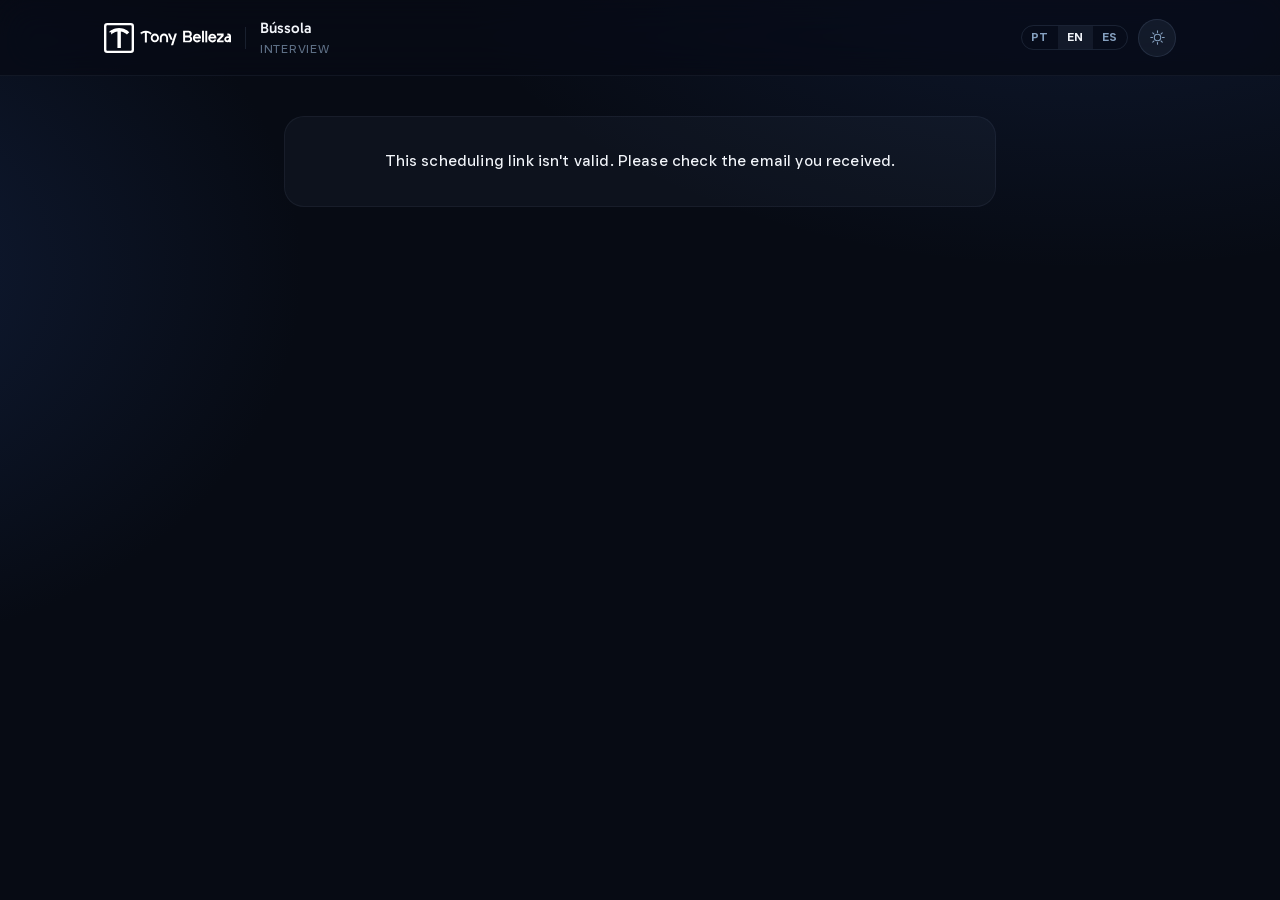
<file: public/agendar.html>
<!DOCTYPE html>
<html lang="pt-BR">
<head>
  <meta charset="UTF-8">
  <meta name="viewport" content="width=device-width, initial-scale=1.0">
  <meta name="robots" content="noindex">
  <title>Bússola · Entrevista</title>
  <link rel="stylesheet" href="css/style.css">
  <script src="js/tema.js"></script>
  <style>
    .ag-marca { display: flex; align-items: center; gap: 14px; margin-bottom: 6px; }
    .ag-marca img { max-height: 52px; max-width: 200px; border-radius: 8px; background: #fff; padding: 4px; }
    .ag-marca .nome { font-size: 1.15rem; font-weight: 700; }
    .ag-info { display: grid; gap: 6px; margin: 12px 0 4px; font-size: .92rem; }
    .ag-info div { display: grid; grid-template-columns: 130px 1fr; gap: 10px; }
    .ag-info .rot { color: var(--muted); }
    .ag-dias { display: flex; gap: 8px; overflow-x: auto; padding: 4px 2px 10px; scroll-snap-type: x mandatory; }
    .ag-dia { flex: 0 0 auto; scroll-snap-align: start; min-width: 74px; text-align: center; padding: 10px 8px;
      border: 1px solid var(--line); border-radius: 14px; background: var(--surface); color: var(--text); cursor: pointer; font: inherit; }
    .ag-dia .sem { font-size: .72rem; text-transform: uppercase; letter-spacing: .06em; color: var(--text-2); }
    .ag-dia .num { font-size: 1.35rem; font-weight: 700; line-height: 1.2; }
    .ag-dia .mes { font-size: .74rem; color: var(--text-2); }
    .ag-dia.ativo { border-color: var(--accent); background: rgba(59, 103, 202, .18); }
    .ag-horas { display: grid; grid-template-columns: repeat(auto-fill, minmax(96px, 1fr)); gap: 8px; margin-top: 6px; }
    .ag-hora { padding: 12px 6px; border: 1px solid var(--line); border-radius: 12px; background: var(--surface);
      color: var(--text); font: inherit; font-weight: 600; cursor: pointer; }
    .ag-hora:hover { border-color: var(--blue-250); }
    .ag-hora.ativo { border-color: var(--accent); background: var(--accent); color: #fff; }
    .ag-fuso { font-size: .8rem; color: var(--muted); margin: 8px 0 0; }
    .ag-confirmar { position: sticky; bottom: 0; padding: 12px 0 4px; background: linear-gradient(transparent, var(--bg) 30%); }
    .ag-ok { text-align: center; }
    .ag-ok .icone-ok { font-size: 2.4rem; }
    .ag-quando { font-size: 1.15rem; font-weight: 700; margin: 6px 0 2px; }
    .ag-msg { min-height: 1.2em; margin: 8px 0; font-size: .9rem; }
    @media (max-width: 520px) { .ag-info div { grid-template-columns: 105px 1fr; } }
  </style>
</head>
<body>
  <div class="topbar">
    <div class="inner">
      <div class="brand">
        <img src="img/logo-white.svg" alt="Tony Belleza">
        <div class="sep"></div>
        <div>
          <h1>Bússola</h1>
          <div class="sub" id="topo-sub">Entrevista</div>
        </div>
      </div>
      <div class="actions"></div>
    </div>
  </div>

  <div class="container narrow" id="app">
    <div class="card texto-centro"><p>…</p></div>
  </div>

  <script src="js/agendar.js"></script>
</body>
</html>
</file>
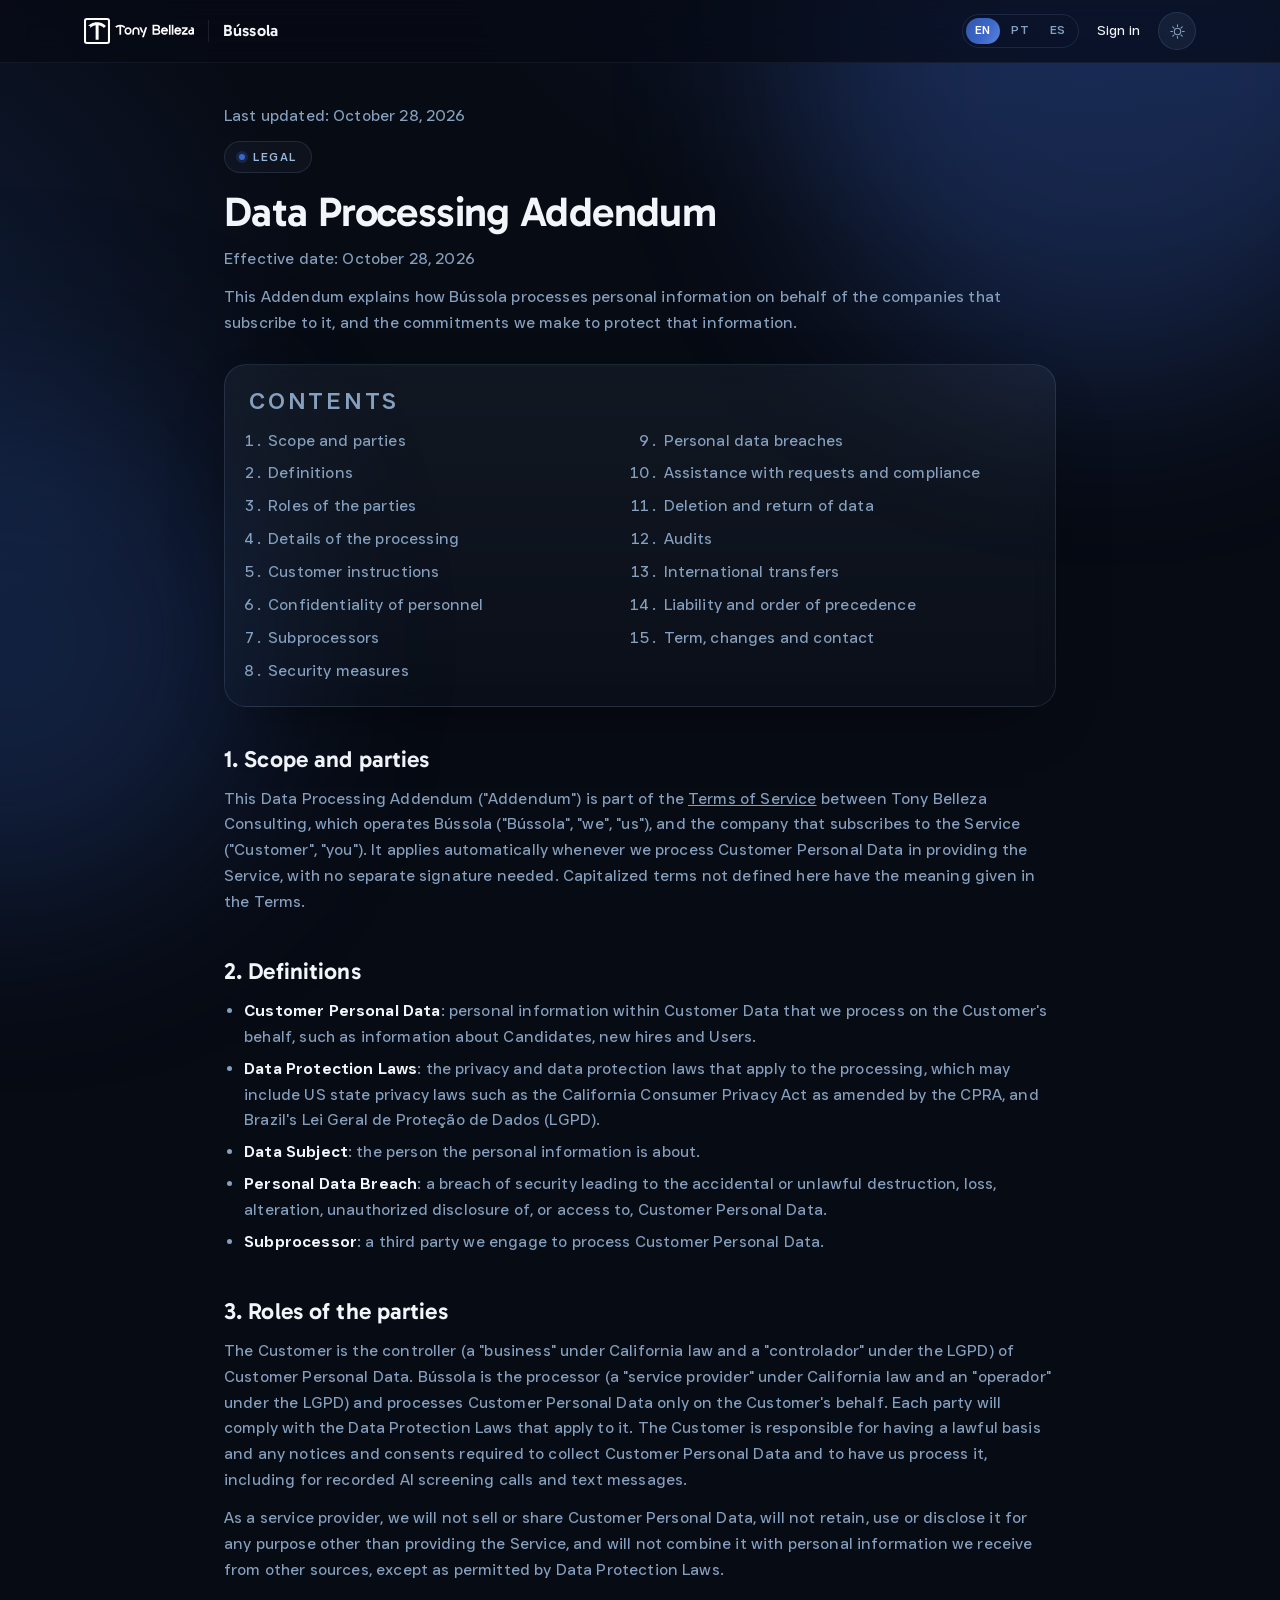
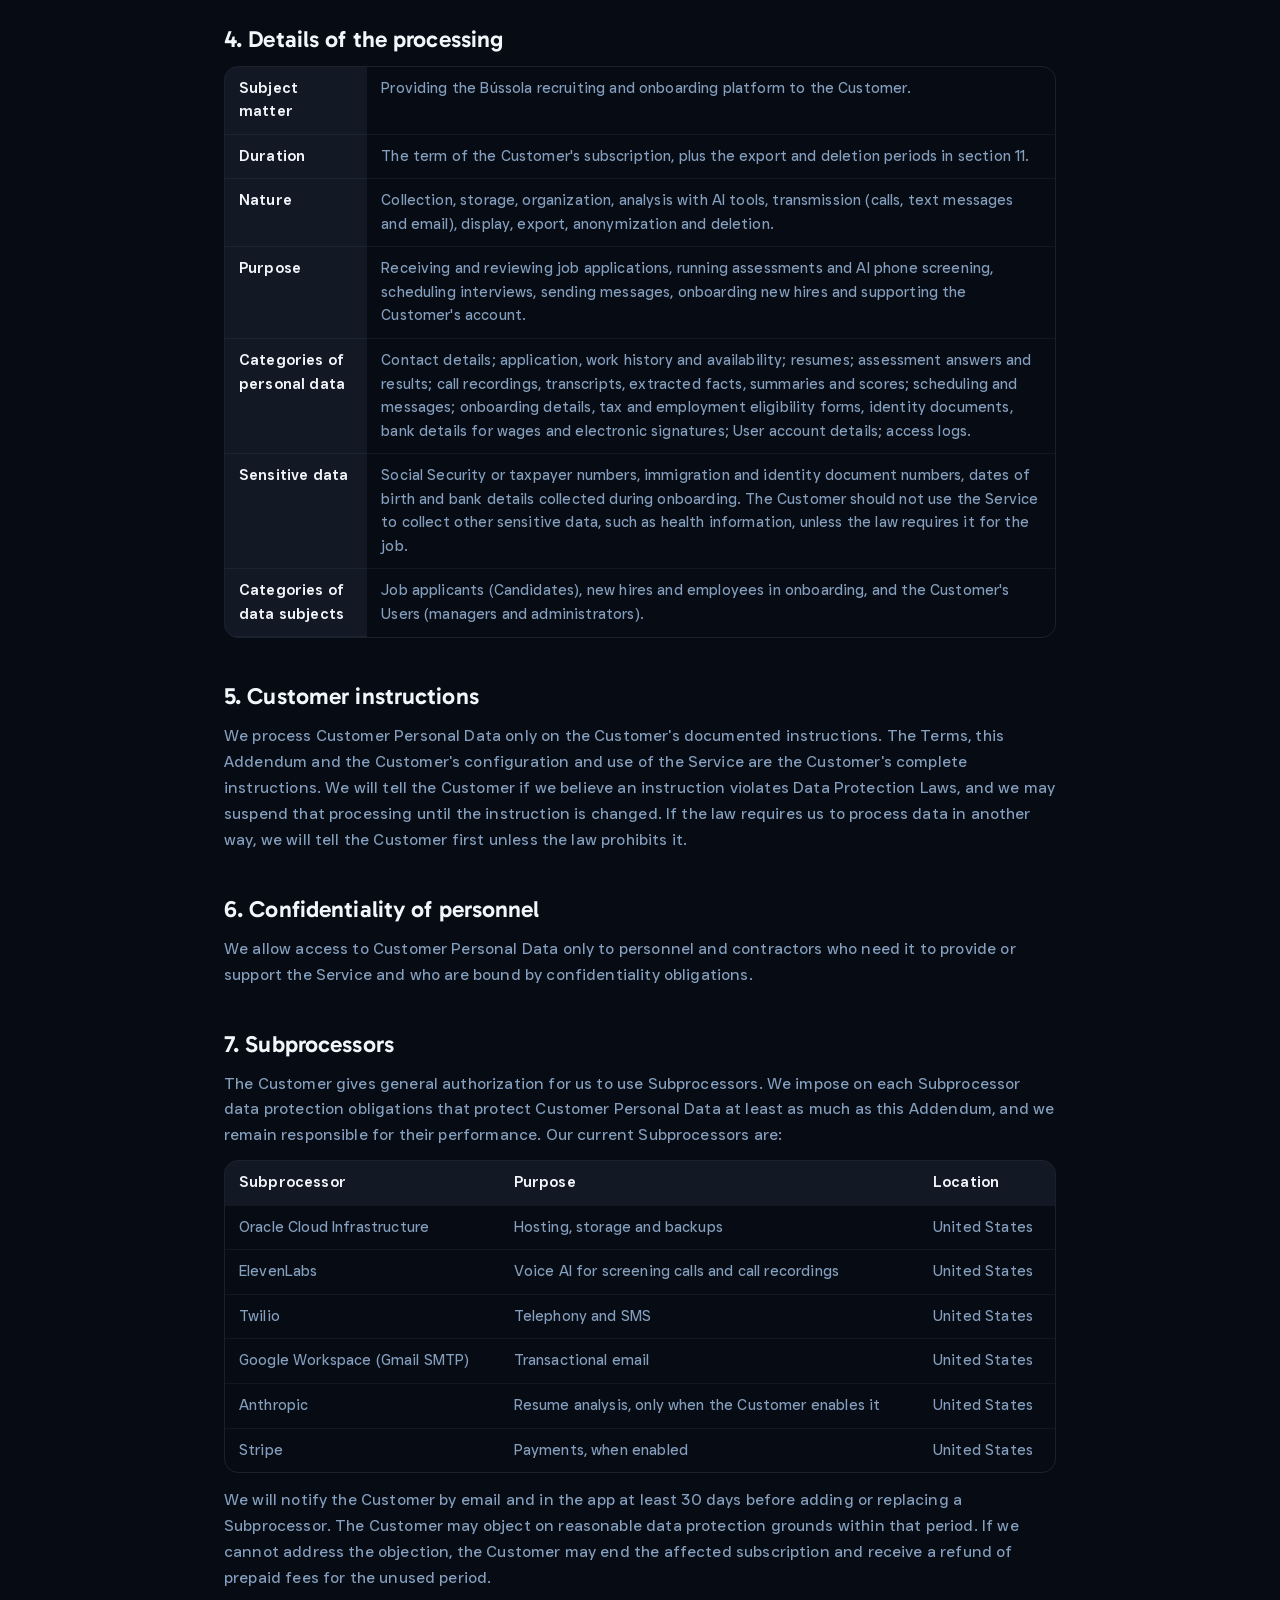
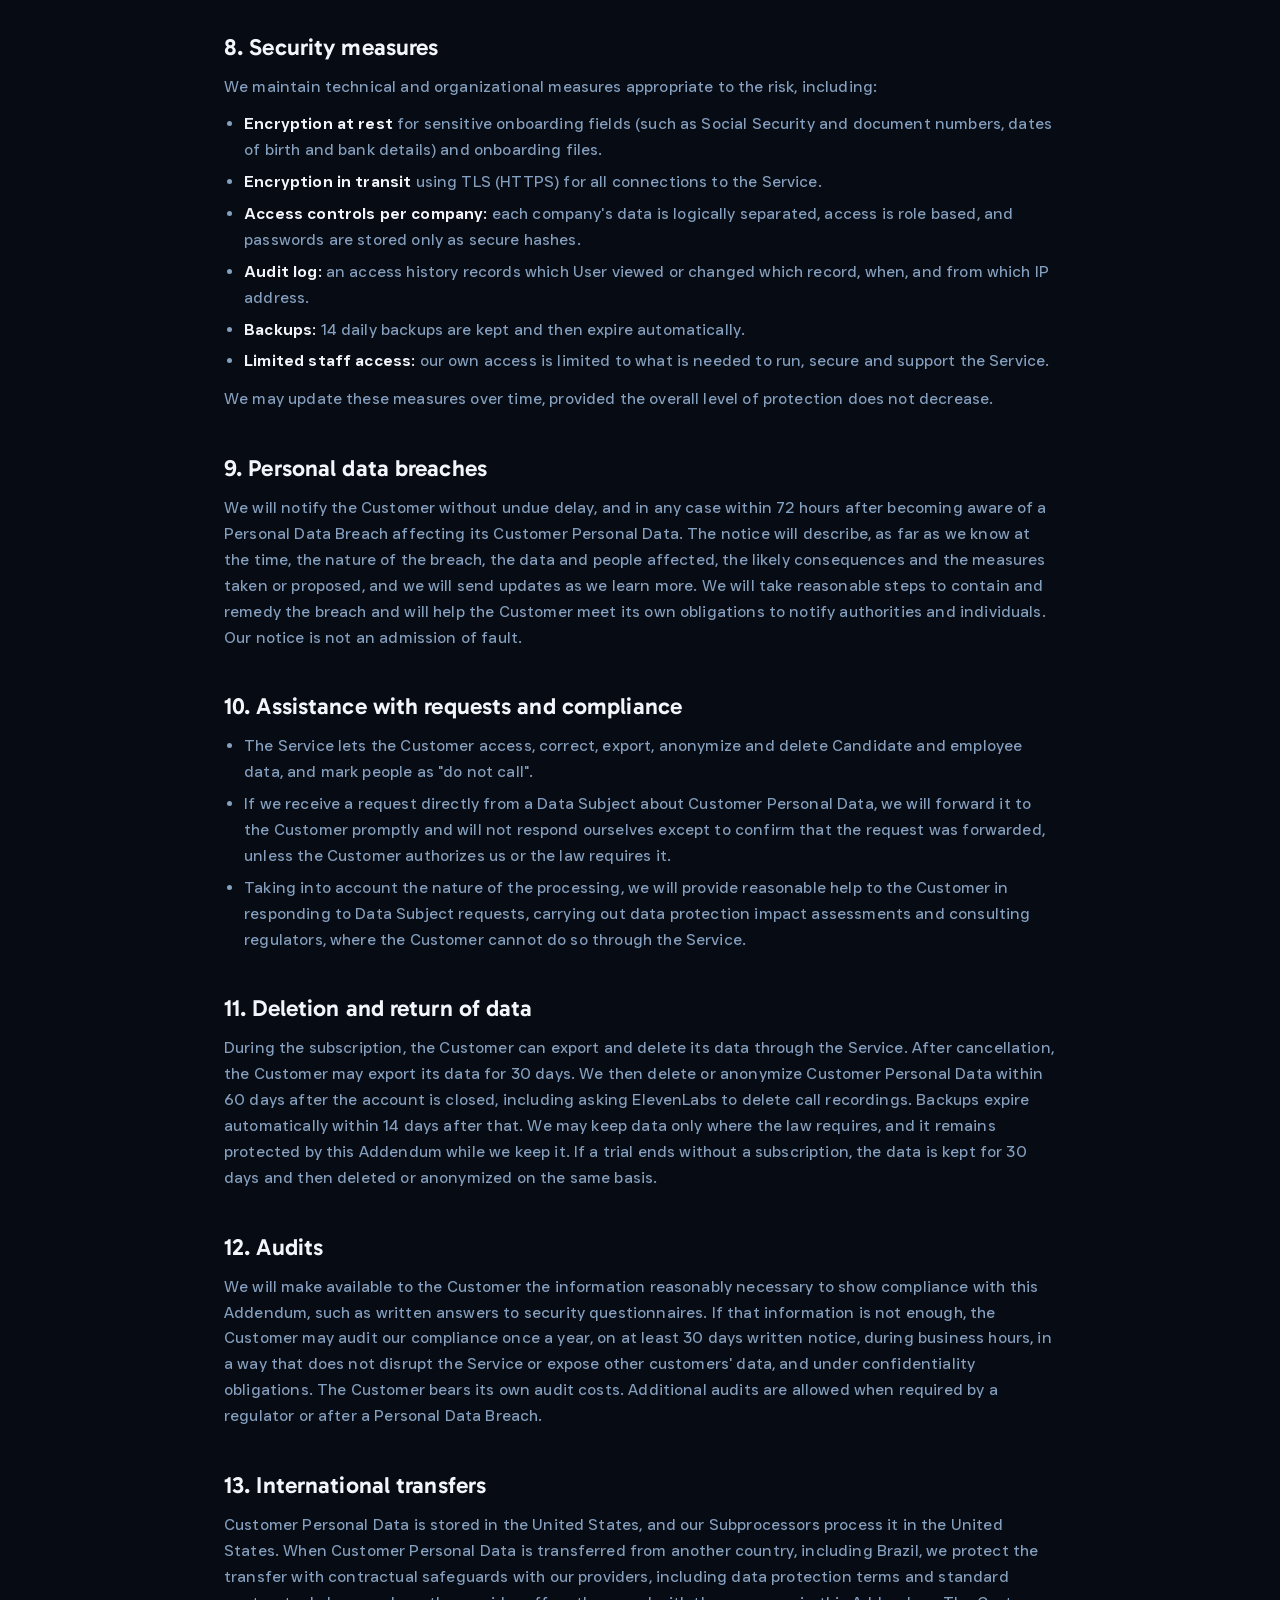
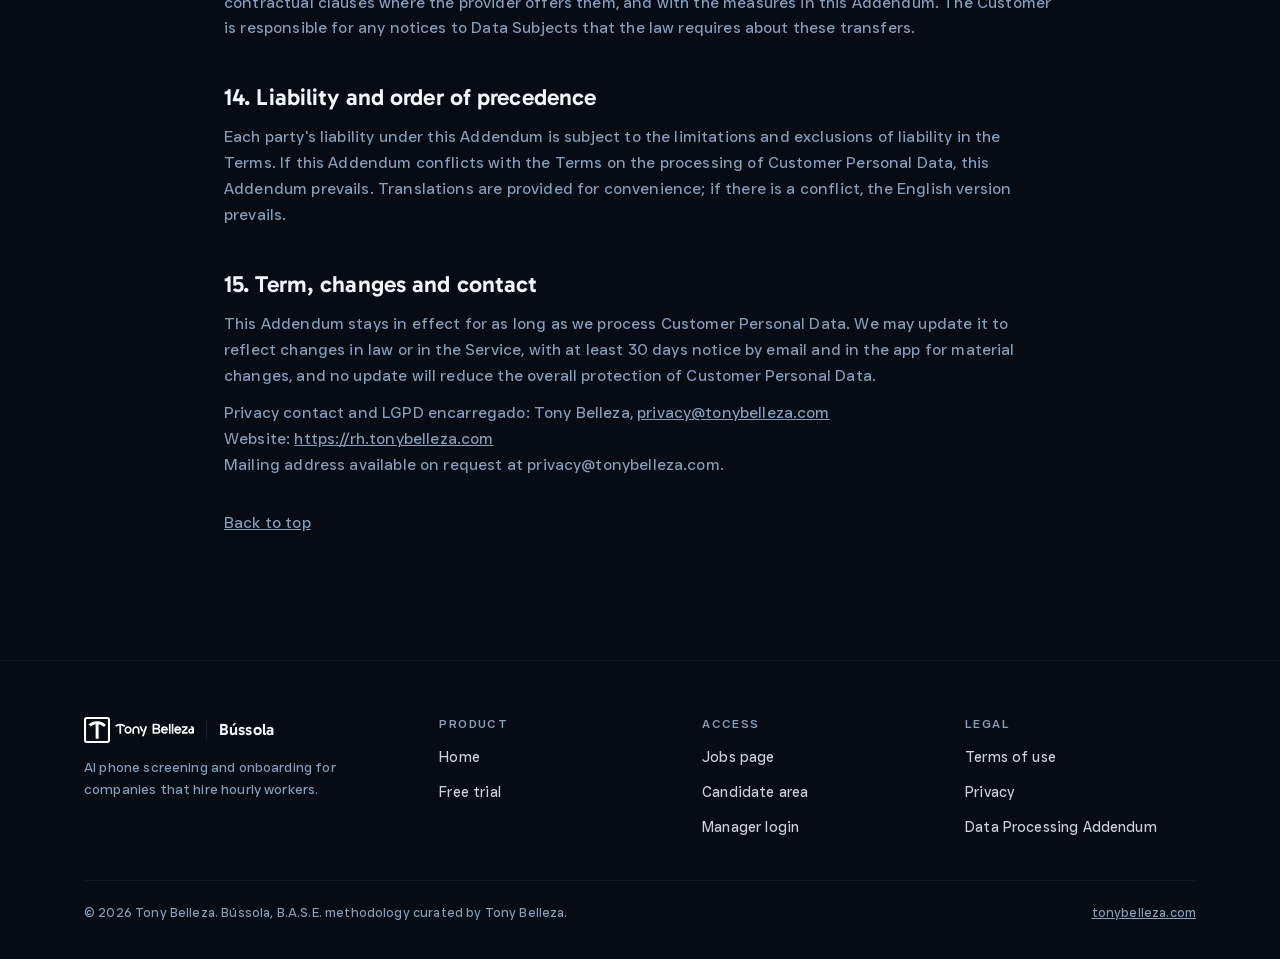
<file: public/dpa.html>
<!DOCTYPE html>
<html lang="en">
<head>
  <meta charset="UTF-8">
  <meta name="viewport" content="width=device-width, initial-scale=1.0">
  <title>Data Processing Addendum · Bússola</title>
  <meta name="description" content="Data Processing Addendum for Bússola, the AI recruiting and onboarding platform by Tony Belleza.">
  <meta name="theme-color" content="#070B14">
  <meta name="robots" content="noindex"><!-- manter noindex até o Tony publicar -->
  <link rel="icon" type="image/svg+xml" href="img/logo-symbol-white.svg">
  <link rel="stylesheet" href="css/style.css">
  <link rel="stylesheet" href="css/landing.css">
  <script src="js/tema.js"></script>
  <style>
    /* páginas legais (mesmo bloco em termos.html, privacidade.html e dpa.html) */
    .lg-main { padding-top: 40px; padding-bottom: 72px; max-width: 880px; }
    .lg-main:focus { outline: none; }
    .lg-updated { font-size: .82rem; color: var(--text-2); margin: 0 0 4px; }
    .lg-head h1 { font-size: clamp(1.8rem, 4.4vw, 2.6rem); line-height: 1.12; letter-spacing: -.015em; margin: 16px 0 10px; }
    .lg-meta { color: var(--text-2); font-size: .9rem; margin-bottom: 14px; }
    .lg-head .lp-sub { margin-bottom: 8px; }
    .lg-toc { padding: 22px 24px; margin: 28px 0 8px; }
    .lg-toc h2 { font: 500 .76rem/1.2 var(--font-body); letter-spacing: .12em; text-transform: uppercase; color: var(--text-2); margin: 0 0 14px; }
    .lg-toc ol { columns: 2; column-gap: 28px; padding-left: 1.3em; font-size: .92rem; }
    .lg-toc li { margin-bottom: 7px; break-inside: avoid; }
    .lg-toc a { text-decoration: none; }
    .lg-toc a:hover { text-decoration: underline; }
    .lg-doc section { padding-top: 30px; }
    .lg-doc h2 { font-size: clamp(1.2rem, 2.6vw, 1.45rem); line-height: 1.25; margin-bottom: 12px; scroll-margin-top: 90px; }
    .lg-doc h3 { font-size: 1.02rem; margin: 18px 0 8px; }
    .lg-doc p, .lg-doc li { color: var(--text-2); font-size: .98rem; line-height: 1.65; }
    .lg-doc p { margin-bottom: 12px; }
    .lg-doc section ul, .lg-doc section ol { padding-left: 1.3em; margin-bottom: 12px; }
    .lg-doc section li { margin-bottom: 6px; }
    .lg-doc strong { color: var(--text); font-weight: 560; }
    .lg-doc a { overflow-wrap: anywhere; }
    .lg-tabela { overflow-x: auto; margin: 6px 0 14px; border: 1px solid var(--line); border-radius: 14px; }
    .lg-tabela table { width: 100%; border-collapse: collapse; font-size: .92rem; min-width: 520px; }
    .lg-tabela th, .lg-tabela td { text-align: left; padding: 10px 14px; border-bottom: 1px solid var(--line-soft); vertical-align: top; color: var(--text-2); }
    .lg-tabela th { color: var(--text); font-weight: 520; background: var(--surface-2); }
    .lg-tabela tr:last-child td { border-bottom: 0; }
    .lg-topo { margin-top: 32px; font-size: .9rem; }
    @media (max-width: 680px) {
      .lg-top .actions .lp-lang { display: inline-flex; }
      .lg-toc ol { columns: 1; }
      .lg-main { padding-top: 24px; }
    }
    @media (max-width: 420px) {
      .lg-top .lp-brand .sep, .lg-top .lp-brand b, .lg-top .lp-entrar { display: none; }
    }
  </style>
</head>
<body class="lp">
  <a class="lp-skip" href="#conteudo" data-t="pular">Skip to content</a>

  <header class="topbar lp-top lg-top">
    <div class="inner">
      <a class="brand lp-brand" href="/" aria-label="Bússola, Tony Belleza">
        <img src="img/logo-white.svg" alt="Tony Belleza" width="110" height="26">
        <span class="sep" aria-hidden="true"></span>
        <b>Bússola</b>
      </a>
      <div class="actions">
        <div class="lp-lang" role="group" aria-label="Language"></div>
        <a class="lp-entrar" href="/gestor" data-t="entrar">Sign in</a>
      </div>
    </div>
  </header>

  <div class="lp-bg" aria-hidden="true"></div>

  <main id="conteudo" class="lp-wrap lg-main" tabindex="-1">

    <!-- ============================================================ ENGLISH -->
    <article class="lg-doc" data-doc-lang="en" lang="en" aria-labelledby="en-titulo"
      data-title="Data Processing Addendum · Bússola"
      data-desc="Data Processing Addendum for Bússola, the AI recruiting and onboarding platform by Tony Belleza.">
      <p class="lg-updated">Last updated: October 28, 2026</p>

      <header class="lg-head">
        <span class="lp-eyebrow">Legal</span>
        <h1 id="en-titulo">Data Processing Addendum</h1>
        <p class="lg-meta">Effective date: October 28, 2026</p>
        <p class="lp-sub">This Addendum explains how Bússola processes personal information on behalf of the companies that subscribe to it, and the commitments we make to protect that information.</p>
      </header>

      <nav class="lg-toc lp-glass" aria-labelledby="en-toc">
        <h2 id="en-toc">Contents</h2>
        <ol>
          <li><a href="#en-1">Scope and parties</a></li>
          <li><a href="#en-2">Definitions</a></li>
          <li><a href="#en-3">Roles of the parties</a></li>
          <li><a href="#en-4">Details of the processing</a></li>
          <li><a href="#en-5">Customer instructions</a></li>
          <li><a href="#en-6">Confidentiality of personnel</a></li>
          <li><a href="#en-7">Subprocessors</a></li>
          <li><a href="#en-8">Security measures</a></li>
          <li><a href="#en-9">Personal data breaches</a></li>
          <li><a href="#en-10">Assistance with requests and compliance</a></li>
          <li><a href="#en-11">Deletion and return of data</a></li>
          <li><a href="#en-12">Audits</a></li>
          <li><a href="#en-13">International transfers</a></li>
          <li><a href="#en-14">Liability and order of precedence</a></li>
          <li><a href="#en-15">Term, changes and contact</a></li>
        </ol>
      </nav>

      <section aria-labelledby="en-1">
        <h2 id="en-1">1. Scope and parties</h2>
        <p>This Data Processing Addendum ("Addendum") is part of the <a href="/termos.html">Terms of Service</a> between Tony Belleza Consulting, which operates Bússola ("Bússola", "we", "us"), and the company that subscribes to the Service ("Customer", "you"). It applies automatically whenever we process Customer Personal Data in providing the Service, with no separate signature needed. Capitalized terms not defined here have the meaning given in the Terms.</p>
      </section>

      <section aria-labelledby="en-2">
        <h2 id="en-2">2. Definitions</h2>
        <ul>
          <li><strong>Customer Personal Data</strong>: personal information within Customer Data that we process on the Customer's behalf, such as information about Candidates, new hires and Users.</li>
          <li><strong>Data Protection Laws</strong>: the privacy and data protection laws that apply to the processing, which may include US state privacy laws such as the California Consumer Privacy Act as amended by the CPRA, and Brazil's Lei Geral de Proteção de Dados (LGPD).</li>
          <li><strong>Data Subject</strong>: the person the personal information is about.</li>
          <li><strong>Personal Data Breach</strong>: a breach of security leading to the accidental or unlawful destruction, loss, alteration, unauthorized disclosure of, or access to, Customer Personal Data.</li>
          <li><strong>Subprocessor</strong>: a third party we engage to process Customer Personal Data.</li>
        </ul>
      </section>

      <section aria-labelledby="en-3">
        <h2 id="en-3">3. Roles of the parties</h2>
        <p>The Customer is the controller (a "business" under California law and a "controlador" under the LGPD) of Customer Personal Data. Bússola is the processor (a "service provider" under California law and an "operador" under the LGPD) and processes Customer Personal Data only on the Customer's behalf. Each party will comply with the Data Protection Laws that apply to it. The Customer is responsible for having a lawful basis and any notices and consents required to collect Customer Personal Data and to have us process it, including for recorded AI screening calls and text messages.</p>
        <p>As a service provider, we will not sell or share Customer Personal Data, will not retain, use or disclose it for any purpose other than providing the Service, and will not combine it with personal information we receive from other sources, except as permitted by Data Protection Laws.</p>
      </section>

      <section aria-labelledby="en-4">
        <h2 id="en-4">4. Details of the processing</h2>
        <div class="lg-tabela" role="region" aria-label="Details of the processing" tabindex="0">
          <table>
            <tbody>
              <tr><th scope="row">Subject matter</th><td>Providing the Bússola recruiting and onboarding platform to the Customer.</td></tr>
              <tr><th scope="row">Duration</th><td>The term of the Customer's subscription, plus the export and deletion periods in section 11.</td></tr>
              <tr><th scope="row">Nature</th><td>Collection, storage, organization, analysis with AI tools, transmission (calls, text messages and email), display, export, anonymization and deletion.</td></tr>
              <tr><th scope="row">Purpose</th><td>Receiving and reviewing job applications, running assessments and AI phone screening, scheduling interviews, sending messages, onboarding new hires and supporting the Customer's account.</td></tr>
              <tr><th scope="row">Categories of personal data</th><td>Contact details; application, work history and availability; resumes; assessment answers and results; call recordings, transcripts, extracted facts, summaries and scores; scheduling and messages; onboarding details, tax and employment eligibility forms, identity documents, bank details for wages and electronic signatures; User account details; access logs.</td></tr>
              <tr><th scope="row">Sensitive data</th><td>Social Security or taxpayer numbers, immigration and identity document numbers, dates of birth and bank details collected during onboarding. The Customer should not use the Service to collect other sensitive data, such as health information, unless the law requires it for the job.</td></tr>
              <tr><th scope="row">Categories of data subjects</th><td>Job applicants (Candidates), new hires and employees in onboarding, and the Customer's Users (managers and administrators).</td></tr>
            </tbody>
          </table>
        </div>
      </section>

      <section aria-labelledby="en-5">
        <h2 id="en-5">5. Customer instructions</h2>
        <p>We process Customer Personal Data only on the Customer's documented instructions. The Terms, this Addendum and the Customer's configuration and use of the Service are the Customer's complete instructions. We will tell the Customer if we believe an instruction violates Data Protection Laws, and we may suspend that processing until the instruction is changed. If the law requires us to process data in another way, we will tell the Customer first unless the law prohibits it.</p>
      </section>

      <section aria-labelledby="en-6">
        <h2 id="en-6">6. Confidentiality of personnel</h2>
        <p>We allow access to Customer Personal Data only to personnel and contractors who need it to provide or support the Service and who are bound by confidentiality obligations.</p>
      </section>

      <section aria-labelledby="en-7">
        <h2 id="en-7">7. Subprocessors</h2>
        <p>The Customer gives general authorization for us to use Subprocessors. We impose on each Subprocessor data protection obligations that protect Customer Personal Data at least as much as this Addendum, and we remain responsible for their performance. Our current Subprocessors are:</p>
        <div class="lg-tabela" role="region" aria-label="Subprocessors" tabindex="0">
          <table>
            <thead><tr><th scope="col">Subprocessor</th><th scope="col">Purpose</th><th scope="col">Location</th></tr></thead>
            <tbody>
              <tr><td>Oracle Cloud Infrastructure</td><td>Hosting, storage and backups</td><td>United States</td></tr>
              <tr><td>ElevenLabs</td><td>Voice AI for screening calls and call recordings</td><td>United States</td></tr>
              <tr><td>Twilio</td><td>Telephony and SMS</td><td>United States</td></tr>
              <tr><td>Google Workspace (Gmail SMTP)</td><td>Transactional email</td><td>United States</td></tr>
              <tr><td>Anthropic</td><td>Resume analysis, only when the Customer enables it</td><td>United States</td></tr>
              <tr><td>Stripe</td><td>Payments, when enabled</td><td>United States</td></tr>
            </tbody>
          </table>
        </div>
        <p>We will notify the Customer by email and in the app at least 30 days before adding or replacing a Subprocessor. The Customer may object on reasonable data protection grounds within that period. If we cannot address the objection, the Customer may end the affected subscription and receive a refund of prepaid fees for the unused period.</p>
      </section>

      <section aria-labelledby="en-8">
        <h2 id="en-8">8. Security measures</h2>
        <p>We maintain technical and organizational measures appropriate to the risk, including:</p>
        <ul>
          <li><strong>Encryption at rest</strong> for sensitive onboarding fields (such as Social Security and document numbers, dates of birth and bank details) and onboarding files.</li>
          <li><strong>Encryption in transit</strong> using TLS (HTTPS) for all connections to the Service.</li>
          <li><strong>Access controls per company:</strong> each company's data is logically separated, access is role based, and passwords are stored only as secure hashes.</li>
          <li><strong>Audit log:</strong> an access history records which User viewed or changed which record, when, and from which IP address.</li>
          <li><strong>Backups:</strong> 14 daily backups are kept and then expire automatically.</li>
          <li><strong>Limited staff access:</strong> our own access is limited to what is needed to run, secure and support the Service.</li>
        </ul>
        <p>We may update these measures over time, provided the overall level of protection does not decrease.</p>
      </section>

      <section aria-labelledby="en-9">
        <h2 id="en-9">9. Personal data breaches</h2>
        <p>We will notify the Customer without undue delay, and in any case within 72 hours after becoming aware of a Personal Data Breach affecting its Customer Personal Data. The notice will describe, as far as we know at the time, the nature of the breach, the data and people affected, the likely consequences and the measures taken or proposed, and we will send updates as we learn more. We will take reasonable steps to contain and remedy the breach and will help the Customer meet its own obligations to notify authorities and individuals. Our notice is not an admission of fault.</p>
      </section>

      <section aria-labelledby="en-10">
        <h2 id="en-10">10. Assistance with requests and compliance</h2>
        <ul>
          <li>The Service lets the Customer access, correct, export, anonymize and delete Candidate and employee data, and mark people as "do not call".</li>
          <li>If we receive a request directly from a Data Subject about Customer Personal Data, we will forward it to the Customer promptly and will not respond ourselves except to confirm that the request was forwarded, unless the Customer authorizes us or the law requires it.</li>
          <li>Taking into account the nature of the processing, we will provide reasonable help to the Customer in responding to Data Subject requests, carrying out data protection impact assessments and consulting regulators, where the Customer cannot do so through the Service.</li>
        </ul>
      </section>

      <section aria-labelledby="en-11">
        <h2 id="en-11">11. Deletion and return of data</h2>
        <p>During the subscription, the Customer can export and delete its data through the Service. After cancellation, the Customer may export its data for 30 days. We then delete or anonymize Customer Personal Data within 60 days after the account is closed, including asking ElevenLabs to delete call recordings. Backups expire automatically within 14 days after that. We may keep data only where the law requires, and it remains protected by this Addendum while we keep it. If a trial ends without a subscription, the data is kept for 30 days and then deleted or anonymized on the same basis.</p>
      </section>

      <section aria-labelledby="en-12">
        <h2 id="en-12">12. Audits</h2>
        <p>We will make available to the Customer the information reasonably necessary to show compliance with this Addendum, such as written answers to security questionnaires. If that information is not enough, the Customer may audit our compliance once a year, on at least 30 days written notice, during business hours, in a way that does not disrupt the Service or expose other customers' data, and under confidentiality obligations. The Customer bears its own audit costs. Additional audits are allowed when required by a regulator or after a Personal Data Breach.</p>
      </section>

      <section aria-labelledby="en-13">
        <h2 id="en-13">13. International transfers</h2>
        <p>Customer Personal Data is stored in the United States, and our Subprocessors process it in the United States. When Customer Personal Data is transferred from another country, including Brazil, we protect the transfer with contractual safeguards with our providers, including data protection terms and standard contractual clauses where the provider offers them, and with the measures in this Addendum. The Customer is responsible for any notices to Data Subjects that the law requires about these transfers.</p>
      </section>

      <section aria-labelledby="en-14">
        <h2 id="en-14">14. Liability and order of precedence</h2>
        <p>Each party's liability under this Addendum is subject to the limitations and exclusions of liability in the Terms. If this Addendum conflicts with the Terms on the processing of Customer Personal Data, this Addendum prevails. Translations are provided for convenience; if there is a conflict, the English version prevails.</p>
      </section>

      <section aria-labelledby="en-15">
        <h2 id="en-15">15. Term, changes and contact</h2>
        <p>This Addendum stays in effect for as long as we process Customer Personal Data. We may update it to reflect changes in law or in the Service, with at least 30 days notice by email and in the app for material changes, and no update will reduce the overall protection of Customer Personal Data.</p>
        <p>Privacy contact and LGPD encarregado: Tony Belleza, <a href="mailto:privacy@tonybelleza.com">privacy@tonybelleza.com</a><br>
        Website: <a href="https://rh.tonybelleza.com">https://rh.tonybelleza.com</a><br>
        Mailing address available on request at privacy@tonybelleza.com.</p>
      </section>

      <p class="lg-topo"><a href="#conteudo">Back to top</a></p>
    </article>

    <!-- ============================================================ PORTUGUÊS -->
    <article class="lg-doc" data-doc-lang="pt" lang="pt-BR" aria-labelledby="pt-titulo" hidden
      data-title="Aditivo de Tratamento de Dados · Bússola"
      data-desc="Aditivo de Tratamento de Dados da Bússola, plataforma de recrutamento e onboarding com IA de Tony Belleza.">
      <p class="lg-updated">Última atualização: 28 de outubro de 2026</p>

      <header class="lg-head">
        <span class="lp-eyebrow">Legal</span>
        <h1 id="pt-titulo">Aditivo de Tratamento de Dados</h1>
        <p class="lg-meta">Data de vigência: 28 de outubro de 2026</p>
        <p class="lp-sub">Este Aditivo explica como a Bússola trata dados pessoais em nome das empresas que a assinam e os compromissos que assumimos para proteger esses dados.</p>
      </header>

      <nav class="lg-toc lp-glass" aria-labelledby="pt-toc">
        <h2 id="pt-toc">Sumário</h2>
        <ol>
          <li><a href="#pt-1">Abrangência e partes</a></li>
          <li><a href="#pt-2">Definições</a></li>
          <li><a href="#pt-3">Papéis das partes</a></li>
          <li><a href="#pt-4">Detalhes do tratamento</a></li>
          <li><a href="#pt-5">Instruções do Cliente</a></li>
          <li><a href="#pt-6">Confidencialidade da equipe</a></li>
          <li><a href="#pt-7">Suboperadores</a></li>
          <li><a href="#pt-8">Medidas de segurança</a></li>
          <li><a href="#pt-9">Incidentes com dados pessoais</a></li>
          <li><a href="#pt-10">Apoio em pedidos e conformidade</a></li>
          <li><a href="#pt-11">Exclusão e devolução dos dados</a></li>
          <li><a href="#pt-12">Auditorias</a></li>
          <li><a href="#pt-13">Transferências internacionais</a></li>
          <li><a href="#pt-14">Responsabilidade e prevalência</a></li>
          <li><a href="#pt-15">Vigência, mudanças e contato</a></li>
        </ol>
      </nav>

      <section aria-labelledby="pt-1">
        <h2 id="pt-1">1. Abrangência e partes</h2>
        <p>Este Aditivo de Tratamento de Dados ("Aditivo") faz parte dos <a href="/termos.html">Termos de Uso</a> entre a Tony Belleza Consulting, que opera a Bússola ("Bússola", "nós"), e a empresa que assina o Serviço ("Cliente", "você"). Ele se aplica automaticamente sempre que tratamos Dados Pessoais do Cliente para prestar o Serviço, sem necessidade de assinatura separada. Termos com inicial maiúscula não definidos aqui têm o significado dado nos Termos.</p>
      </section>

      <section aria-labelledby="pt-2">
        <h2 id="pt-2">2. Definições</h2>
        <ul>
          <li><strong>Dados Pessoais do Cliente</strong>: dados pessoais contidos nos Dados do Cliente que tratamos em nome do Cliente, como dados de Candidatos, novos contratados e Usuários.</li>
          <li><strong>Leis de Proteção de Dados</strong>: as leis de privacidade e proteção de dados aplicáveis ao tratamento, que podem incluir leis estaduais de privacidade dos EUA, como a California Consumer Privacy Act alterada pela CPRA, e a Lei Geral de Proteção de Dados (LGPD) do Brasil.</li>
          <li><strong>Titular</strong>: a pessoa a quem os dados pessoais se referem.</li>
          <li><strong>Incidente com Dados Pessoais</strong>: uma falha de segurança que cause a destruição, perda, alteração, divulgação ou acesso não autorizado, acidental ou ilícito, a Dados Pessoais do Cliente.</li>
          <li><strong>Suboperador</strong>: um terceiro que contratamos para tratar Dados Pessoais do Cliente.</li>
        </ul>
      </section>

      <section aria-labelledby="pt-3">
        <h2 id="pt-3">3. Papéis das partes</h2>
        <p>O Cliente é o controlador (um "business" pela lei da Califórnia) dos Dados Pessoais do Cliente. A Bússola é a operadora (um "service provider" pela lei da Califórnia) e trata os Dados Pessoais do Cliente apenas em nome do Cliente. Cada parte cumprirá as Leis de Proteção de Dados que se aplicam a ela. O Cliente é responsável por ter base legal e os avisos e consentimentos exigidos para coletar os Dados Pessoais do Cliente e para que nós os tratemos, inclusive para as ligações de triagem gravadas feitas por IA e para os SMS.</p>
        <p>Como prestadora de serviço, não venderemos nem compartilharemos os Dados Pessoais do Cliente, não vamos guardá-los, usá-los ou divulgá-los para nenhuma finalidade além de prestar o Serviço e não vamos combiná-los com dados pessoais que recebemos de outras fontes, salvo quando as Leis de Proteção de Dados permitirem.</p>
      </section>

      <section aria-labelledby="pt-4">
        <h2 id="pt-4">4. Detalhes do tratamento</h2>
        <div class="lg-tabela" role="region" aria-label="Detalhes do tratamento" tabindex="0">
          <table>
            <tbody>
              <tr><th scope="row">Objeto</th><td>Fornecer ao Cliente a plataforma de recrutamento e onboarding Bússola.</td></tr>
              <tr><th scope="row">Duração</th><td>O período da assinatura do Cliente, mais os prazos de exportação e exclusão da seção 11.</td></tr>
              <tr><th scope="row">Natureza</th><td>Coleta, armazenamento, organização, análise com ferramentas de IA, transmissão (ligações, SMS e e-mail), exibição, exportação, anonimização e exclusão.</td></tr>
              <tr><th scope="row">Finalidade</th><td>Receber e avaliar candidaturas, aplicar testes e a triagem por telefone com IA, agendar entrevistas, enviar mensagens, fazer o onboarding de novos contratados e dar suporte à conta do Cliente.</td></tr>
              <tr><th scope="row">Categorias de dados pessoais</th><td>Dados de contato; candidatura, histórico profissional e disponibilidade; currículos; respostas e resultados dos testes; gravações, transcrições, fatos extraídos, resumos e pontuações das ligações; agendamentos e mensagens; dados de onboarding, formulários fiscais e de elegibilidade para trabalho, documentos de identidade, dados bancários para salário e assinaturas eletrônicas; dados das contas de Usuário; registros de acesso.</td></tr>
              <tr><th scope="row">Dados sensíveis</th><td>Números de Social Security ou de contribuinte, números de documentos de imigração e identidade, datas de nascimento e dados bancários coletados no onboarding. O Cliente não deve usar o Serviço para coletar outros dados sensíveis, como dados de saúde, salvo quando a lei exigir para a vaga.</td></tr>
              <tr><th scope="row">Categorias de titulares</th><td>Candidatos a vagas, novos contratados e funcionários em onboarding, e os Usuários do Cliente (gestores e administradores).</td></tr>
            </tbody>
          </table>
        </div>
      </section>

      <section aria-labelledby="pt-5">
        <h2 id="pt-5">5. Instruções do Cliente</h2>
        <p>Tratamos os Dados Pessoais do Cliente apenas conforme as instruções documentadas do Cliente. Os Termos, este Aditivo e a configuração e o uso do Serviço pelo Cliente formam as instruções completas do Cliente. Avisaremos o Cliente se acreditarmos que uma instrução viola as Leis de Proteção de Dados e poderemos suspender esse tratamento até que a instrução seja alterada. Se a lei nos obrigar a tratar os dados de outra forma, avisaremos o Cliente antes, salvo se a lei proibir.</p>
      </section>

      <section aria-labelledby="pt-6">
        <h2 id="pt-6">6. Confidencialidade da equipe</h2>
        <p>Só permitimos o acesso aos Dados Pessoais do Cliente a pessoas da equipe e prestadores que precisem dele para fornecer ou dar suporte ao Serviço e que tenham obrigação de confidencialidade.</p>
      </section>

      <section aria-labelledby="pt-7">
        <h2 id="pt-7">7. Suboperadores</h2>
        <p>O Cliente nos dá autorização geral para usar Suboperadores. Impomos a cada Suboperador obrigações de proteção de dados que protegem os Dados Pessoais do Cliente pelo menos tanto quanto este Aditivo, e continuamos responsáveis pelo trabalho deles. Nossos Suboperadores atuais são:</p>
        <div class="lg-tabela" role="region" aria-label="Suboperadores" tabindex="0">
          <table>
            <thead><tr><th scope="col">Suboperador</th><th scope="col">Finalidade</th><th scope="col">Local</th></tr></thead>
            <tbody>
              <tr><td>Oracle Cloud Infrastructure</td><td>Hospedagem, armazenamento e cópias de segurança</td><td>Estados Unidos</td></tr>
              <tr><td>ElevenLabs</td><td>Voz com IA para as ligações de triagem e gravações das ligações</td><td>Estados Unidos</td></tr>
              <tr><td>Twilio</td><td>Telefonia e SMS</td><td>Estados Unidos</td></tr>
              <tr><td>Google Workspace (Gmail SMTP)</td><td>E-mails transacionais</td><td>Estados Unidos</td></tr>
              <tr><td>Anthropic</td><td>Análise de currículos, só quando o Cliente ativa</td><td>Estados Unidos</td></tr>
              <tr><td>Stripe</td><td>Pagamentos, quando ativados</td><td>Estados Unidos</td></tr>
            </tbody>
          </table>
        </div>
        <p>Avisaremos o Cliente por e-mail e no aplicativo com pelo menos 30 dias de antecedência antes de incluir ou substituir um Suboperador. O Cliente pode se opor por motivos razoáveis de proteção de dados dentro desse prazo. Se não conseguirmos resolver a objeção, o Cliente pode encerrar a assinatura afetada e receber o reembolso dos valores pagos antecipadamente pelo período não usado.</p>
      </section>

      <section aria-labelledby="pt-8">
        <h2 id="pt-8">8. Medidas de segurança</h2>
        <p>Mantemos medidas técnicas e organizacionais adequadas ao risco, incluindo:</p>
        <ul>
          <li><strong>Criptografia em repouso</strong> para campos sensíveis do onboarding (como números de Social Security e de documentos, datas de nascimento e dados bancários) e para os arquivos do onboarding.</li>
          <li><strong>Criptografia em trânsito</strong> com TLS (HTTPS) em todas as conexões com o Serviço.</li>
          <li><strong>Controle de acesso por empresa:</strong> os dados de cada empresa ficam separados logicamente, o acesso depende do perfil do usuário e as senhas são guardadas apenas como hashes seguros.</li>
          <li><strong>Histórico de acessos:</strong> um registro de auditoria mostra qual Usuário viu ou alterou qual registro, quando e de qual endereço IP.</li>
          <li><strong>Cópias de segurança:</strong> mantemos 14 cópias diárias, que depois expiram automaticamente.</li>
          <li><strong>Acesso limitado da equipe:</strong> o nosso próprio acesso se limita ao necessário para operar, proteger e dar suporte ao Serviço.</li>
        </ul>
        <p>Podemos atualizar essas medidas com o tempo, desde que o nível geral de proteção não diminua.</p>
      </section>

      <section aria-labelledby="pt-9">
        <h2 id="pt-9">9. Incidentes com dados pessoais</h2>
        <p>Avisaremos o Cliente sem demora injustificada e, em qualquer caso, em até 72 horas depois de tomarmos conhecimento de um Incidente com Dados Pessoais que afete os seus Dados Pessoais do Cliente. O aviso descreverá, na medida do que soubermos no momento, a natureza do incidente, os dados e as pessoas afetados, as consequências prováveis e as medidas tomadas ou propostas, e enviaremos atualizações conforme soubermos mais. Tomaremos medidas razoáveis para conter e corrigir o incidente e ajudaremos o Cliente a cumprir suas próprias obrigações de comunicar autoridades, como a ANPD, e os titulares. O nosso aviso não é admissão de culpa.</p>
      </section>

      <section aria-labelledby="pt-10">
        <h2 id="pt-10">10. Apoio em pedidos e conformidade</h2>
        <ul>
          <li>O Serviço permite que o Cliente acesse, corrija, exporte, anonimize e exclua dados de Candidatos e funcionários, e marque pessoas como "não ligar".</li>
          <li>Se recebermos diretamente de um Titular um pedido sobre Dados Pessoais do Cliente, vamos encaminhá-lo ao Cliente prontamente e não responderemos nós mesmos, exceto para confirmar que o pedido foi encaminhado, salvo se o Cliente autorizar ou a lei exigir.</li>
          <li>Considerando a natureza do tratamento, daremos ajuda razoável ao Cliente para responder a pedidos de Titulares, fazer relatórios de impacto à proteção de dados e consultar autoridades, quando o Cliente não puder fazer isso pelo próprio Serviço.</li>
        </ul>
      </section>

      <section aria-labelledby="pt-11">
        <h2 id="pt-11">11. Exclusão e devolução dos dados</h2>
        <p>Durante a assinatura, o Cliente pode exportar e excluir seus dados pelo Serviço. Depois do cancelamento, o Cliente pode exportar seus dados durante 30 dias. Depois, excluímos ou anonimizamos os Dados Pessoais do Cliente em até 60 dias após o encerramento da conta, incluindo o pedido à ElevenLabs para apagar as gravações das ligações. As cópias de segurança expiram automaticamente em até 14 dias depois disso. Só podemos manter dados quando a lei exigir, e eles continuam protegidos por este Aditivo enquanto os mantivermos. Se um teste termina sem assinatura, os dados ficam guardados por 30 dias e depois são excluídos ou anonimizados da mesma forma.</p>
      </section>

      <section aria-labelledby="pt-12">
        <h2 id="pt-12">12. Auditorias</h2>
        <p>Disponibilizaremos ao Cliente as informações razoavelmente necessárias para demonstrar o cumprimento deste Aditivo, como respostas por escrito a questionários de segurança. Se essas informações não bastarem, o Cliente pode auditar o nosso cumprimento uma vez por ano, com pelo menos 30 dias de aviso por escrito, em horário comercial, de forma que não atrapalhe o Serviço nem exponha dados de outros clientes, e com obrigação de confidencialidade. O Cliente arca com os custos da própria auditoria. Auditorias adicionais são permitidas quando exigidas por uma autoridade ou depois de um Incidente com Dados Pessoais.</p>
      </section>

      <section aria-labelledby="pt-13">
        <h2 id="pt-13">13. Transferências internacionais</h2>
        <p>Os Dados Pessoais do Cliente são guardados nos Estados Unidos, e os nossos Suboperadores os tratam nos Estados Unidos. Quando Dados Pessoais do Cliente são transferidos de outro país, inclusive do Brasil, protegemos a transferência com salvaguardas contratuais com nossos fornecedores, incluindo termos de proteção de dados e cláusulas contratuais padrão quando o fornecedor as oferece, e com as medidas deste Aditivo. O Cliente é responsável pelos avisos aos Titulares que a lei exigir sobre essas transferências.</p>
      </section>

      <section aria-labelledby="pt-14">
        <h2 id="pt-14">14. Responsabilidade e prevalência</h2>
        <p>A responsabilidade de cada parte com base neste Aditivo está sujeita às limitações e exclusões de responsabilidade dos Termos. Se este Aditivo conflitar com os Termos quanto ao tratamento de Dados Pessoais do Cliente, prevalece este Aditivo. As traduções são fornecidas por conveniência; em caso de conflito, prevalece a versão em inglês.</p>
      </section>

      <section aria-labelledby="pt-15">
        <h2 id="pt-15">15. Vigência, mudanças e contato</h2>
        <p>Este Aditivo vale enquanto tratarmos Dados Pessoais do Cliente. Podemos atualizá-lo para refletir mudanças na lei ou no Serviço, com pelo menos 30 dias de aviso por e-mail e no aplicativo em mudanças relevantes, e nenhuma atualização vai reduzir a proteção geral dos Dados Pessoais do Cliente.</p>
        <p>Contato de privacidade e encarregado pela LGPD: Tony Belleza, <a href="mailto:privacy@tonybelleza.com">privacy@tonybelleza.com</a><br>
        Site: <a href="https://rh.tonybelleza.com">https://rh.tonybelleza.com</a><br>
        Endereço postal disponível mediante pedido em privacy@tonybelleza.com.</p>
      </section>

      <p class="lg-topo"><a href="#conteudo">Voltar ao topo</a></p>
    </article>

    <!-- ============================================================ ESPAÑOL -->
    <article class="lg-doc" data-doc-lang="es" lang="es" aria-labelledby="es-titulo" hidden
      data-title="Anexo de Tratamiento de Datos · Bússola"
      data-desc="Anexo de Tratamiento de Datos de Bússola, la plataforma de reclutamiento y onboarding con IA de Tony Belleza.">
      <p class="lg-updated">Última actualización: 28 de octubre de 2026</p>

      <header class="lg-head">
        <span class="lp-eyebrow">Legal</span>
        <h1 id="es-titulo">Anexo de Tratamiento de Datos</h1>
        <p class="lg-meta">Fecha de vigencia: 28 de octubre de 2026</p>
        <p class="lp-sub">Este Anexo explica cómo Bússola trata datos personales en nombre de las empresas que la contratan y los compromisos que asumimos para proteger esos datos.</p>
      </header>

      <nav class="lg-toc lp-glass" aria-labelledby="es-toc">
        <h2 id="es-toc">Contenido</h2>
        <ol>
          <li><a href="#es-1">Alcance y partes</a></li>
          <li><a href="#es-2">Definiciones</a></li>
          <li><a href="#es-3">Funciones de las partes</a></li>
          <li><a href="#es-4">Detalles del tratamiento</a></li>
          <li><a href="#es-5">Instrucciones del Cliente</a></li>
          <li><a href="#es-6">Confidencialidad del personal</a></li>
          <li><a href="#es-7">Subencargados</a></li>
          <li><a href="#es-8">Medidas de seguridad</a></li>
          <li><a href="#es-9">Brechas de datos personales</a></li>
          <li><a href="#es-10">Asistencia con solicitudes y cumplimiento</a></li>
          <li><a href="#es-11">Eliminación y devolución de los datos</a></li>
          <li><a href="#es-12">Auditorías</a></li>
          <li><a href="#es-13">Transferencias internacionales</a></li>
          <li><a href="#es-14">Responsabilidad y prelación</a></li>
          <li><a href="#es-15">Vigencia, cambios y contacto</a></li>
        </ol>
      </nav>

      <section aria-labelledby="es-1">
        <h2 id="es-1">1. Alcance y partes</h2>
        <p>Este Anexo de Tratamiento de Datos ("Anexo") forma parte de los <a href="/termos.html">Términos de Uso</a> entre Tony Belleza Consulting, que opera Bússola ("Bússola", "nosotros"), y la empresa que contrata el Servicio ("Cliente", "usted"). Se aplica automáticamente siempre que tratamos Datos Personales del Cliente para prestar el Servicio, sin necesidad de una firma aparte. Los términos con mayúscula inicial no definidos aquí tienen el significado que les dan los Términos.</p>
      </section>

      <section aria-labelledby="es-2">
        <h2 id="es-2">2. Definiciones</h2>
        <ul>
          <li><strong>Datos Personales del Cliente</strong>: datos personales incluidos en los Datos del Cliente que tratamos en nombre del Cliente, como datos de Candidatos, nuevas contrataciones y Usuarios.</li>
          <li><strong>Leyes de Protección de Datos</strong>: las leyes de privacidad y protección de datos aplicables al tratamiento, que pueden incluir leyes estatales de privacidad de EE. UU., como la California Consumer Privacy Act modificada por la CPRA, y la Lei Geral de Proteção de Dados (LGPD) de Brasil.</li>
          <li><strong>Titular</strong>: la persona a quien se refieren los datos personales.</li>
          <li><strong>Brecha de Datos Personales</strong>: una falla de seguridad que cause la destrucción, pérdida, alteración, divulgación o acceso no autorizado, accidental o ilícito, a Datos Personales del Cliente.</li>
          <li><strong>Subencargado</strong>: un tercero que contratamos para tratar Datos Personales del Cliente.</li>
        </ul>
      </section>

      <section aria-labelledby="es-3">
        <h2 id="es-3">3. Funciones de las partes</h2>
        <p>El Cliente es el responsable (un "business" según la ley de California y un "controlador" según la LGPD) de los Datos Personales del Cliente. Bússola es el encargado (un "service provider" según la ley de California y un "operador" según la LGPD) y trata los Datos Personales del Cliente solo en nombre del Cliente. Cada parte cumplirá las Leyes de Protección de Datos que le apliquen. El Cliente es responsable de contar con una base legal y con los avisos y consentimientos exigidos para recopilar los Datos Personales del Cliente y para que nosotros los tratemos, incluidas las llamadas de entrevista grabadas hechas por IA y los SMS.</p>
        <p>Como proveedor de servicios, no venderemos ni compartiremos los Datos Personales del Cliente, no los conservaremos, usaremos ni divulgaremos para ninguna finalidad distinta de prestar el Servicio y no los combinaremos con datos personales que recibimos de otras fuentes, salvo cuando las Leyes de Protección de Datos lo permitan.</p>
      </section>

      <section aria-labelledby="es-4">
        <h2 id="es-4">4. Detalles del tratamiento</h2>
        <div class="lg-tabela" role="region" aria-label="Detalles del tratamiento" tabindex="0">
          <table>
            <tbody>
              <tr><th scope="row">Objeto</th><td>Proporcionar al Cliente la plataforma de reclutamiento y onboarding Bússola.</td></tr>
              <tr><th scope="row">Duración</th><td>El período de la suscripción del Cliente, más los plazos de exportación y eliminación de la sección 11.</td></tr>
              <tr><th scope="row">Naturaleza</th><td>Recopilación, almacenamiento, organización, análisis con herramientas de IA, transmisión (llamadas, SMS y correo), visualización, exportación, anonimización y eliminación.</td></tr>
              <tr><th scope="row">Finalidad</th><td>Recibir y evaluar postulaciones, aplicar tests y entrevistas telefónicas con IA, agendar entrevistas, enviar mensajes, hacer el onboarding de nuevas contrataciones y dar soporte a la cuenta del Cliente.</td></tr>
              <tr><th scope="row">Categorías de datos personales</th><td>Datos de contacto; postulación, historial laboral y disponibilidad; currículums; respuestas y resultados de los tests; grabaciones, transcripciones, datos extraídos, resúmenes y puntuaciones de las llamadas; agendamientos y mensajes; datos de onboarding, formularios fiscales y de elegibilidad para trabajar, documentos de identidad, datos bancarios para el pago de salarios y firmas electrónicas; datos de las cuentas de Usuario; registros de acceso.</td></tr>
              <tr><th scope="row">Datos sensibles</th><td>Números de Social Security o de contribuyente, números de documentos migratorios y de identidad, fechas de nacimiento y datos bancarios recopilados en el onboarding. El Cliente no debe usar el Servicio para recopilar otros datos sensibles, como datos de salud, salvo que la ley lo exija para el puesto.</td></tr>
              <tr><th scope="row">Categorías de titulares</th><td>Candidatos a vacantes, nuevas contrataciones y empleados en onboarding, y los Usuarios del Cliente (gestores y administradores).</td></tr>
            </tbody>
          </table>
        </div>
      </section>

      <section aria-labelledby="es-5">
        <h2 id="es-5">5. Instrucciones del Cliente</h2>
        <p>Tratamos los Datos Personales del Cliente solo según las instrucciones documentadas del Cliente. Los Términos, este Anexo y la configuración y el uso del Servicio por parte del Cliente son las instrucciones completas del Cliente. Avisaremos al Cliente si creemos que una instrucción infringe las Leyes de Protección de Datos y podremos suspender ese tratamiento hasta que la instrucción cambie. Si la ley nos obliga a tratar los datos de otra forma, avisaremos antes al Cliente, salvo que la ley lo prohíba.</p>
      </section>

      <section aria-labelledby="es-6">
        <h2 id="es-6">6. Confidencialidad del personal</h2>
        <p>Solo permitimos el acceso a los Datos Personales del Cliente al personal y a los contratistas que lo necesiten para prestar o dar soporte al Servicio y que tengan obligaciones de confidencialidad.</p>
      </section>

      <section aria-labelledby="es-7">
        <h2 id="es-7">7. Subencargados</h2>
        <p>El Cliente nos da una autorización general para usar Subencargados. Imponemos a cada Subencargado obligaciones de protección de datos que protegen los Datos Personales del Cliente al menos tanto como este Anexo, y seguimos siendo responsables de su desempeño. Nuestros Subencargados actuales son:</p>
        <div class="lg-tabela" role="region" aria-label="Subencargados" tabindex="0">
          <table>
            <thead><tr><th scope="col">Subencargado</th><th scope="col">Finalidad</th><th scope="col">Ubicación</th></tr></thead>
            <tbody>
              <tr><td>Oracle Cloud Infrastructure</td><td>Alojamiento, almacenamiento y copias de seguridad</td><td>Estados Unidos</td></tr>
              <tr><td>ElevenLabs</td><td>Voz con IA para las llamadas de entrevista y grabaciones de las llamadas</td><td>Estados Unidos</td></tr>
              <tr><td>Twilio</td><td>Telefonía y SMS</td><td>Estados Unidos</td></tr>
              <tr><td>Google Workspace (Gmail SMTP)</td><td>Correos transaccionales</td><td>Estados Unidos</td></tr>
              <tr><td>Anthropic</td><td>Análisis de currículums, solo cuando el Cliente lo activa</td><td>Estados Unidos</td></tr>
              <tr><td>Stripe</td><td>Pagos, cuando están activados</td><td>Estados Unidos</td></tr>
            </tbody>
          </table>
        </div>
        <p>Avisaremos al Cliente por correo y en la aplicación con al menos 30 días de anticipación antes de agregar o reemplazar un Subencargado. El Cliente puede oponerse por motivos razonables de protección de datos dentro de ese plazo. Si no podemos resolver la objeción, el Cliente puede terminar la suscripción afectada y recibir el reembolso de lo pagado por adelantado por el período no usado.</p>
      </section>

      <section aria-labelledby="es-8">
        <h2 id="es-8">8. Medidas de seguridad</h2>
        <p>Mantenemos medidas técnicas y organizativas adecuadas al riesgo, entre ellas:</p>
        <ul>
          <li><strong>Cifrado en reposo</strong> para los campos sensibles del onboarding (como números de Social Security y de documentos, fechas de nacimiento y datos bancarios) y para los archivos del onboarding.</li>
          <li><strong>Cifrado en tránsito</strong> con TLS (HTTPS) en todas las conexiones con el Servicio.</li>
          <li><strong>Control de acceso por empresa:</strong> los datos de cada empresa están separados lógicamente, el acceso depende del rol y las contraseñas se guardan solo como hashes seguros.</li>
          <li><strong>Registro de auditoría:</strong> un historial de accesos muestra qué Usuario vio o cambió qué registro, cuándo y desde qué dirección IP.</li>
          <li><strong>Copias de seguridad:</strong> se mantienen 14 copias diarias, que luego vencen automáticamente.</li>
          <li><strong>Acceso limitado del personal:</strong> nuestro propio acceso se limita a lo necesario para operar, proteger y dar soporte al Servicio.</li>
        </ul>
        <p>Podemos actualizar estas medidas con el tiempo, siempre que el nivel general de protección no disminuya.</p>
      </section>

      <section aria-labelledby="es-9">
        <h2 id="es-9">9. Brechas de datos personales</h2>
        <p>Avisaremos al Cliente sin demora indebida y, en cualquier caso, dentro de las 72 horas posteriores a tener conocimiento de una Brecha de Datos Personales que afecte sus Datos Personales del Cliente. El aviso describirá, en la medida de lo que sepamos en ese momento, la naturaleza de la brecha, los datos y las personas afectados, las consecuencias probables y las medidas tomadas o propuestas, y enviaremos actualizaciones a medida que sepamos más. Tomaremos medidas razonables para contener y corregir la brecha y ayudaremos al Cliente a cumplir sus propias obligaciones de notificar a las autoridades y a las personas. Nuestro aviso no es una admisión de culpa.</p>
      </section>

      <section aria-labelledby="es-10">
        <h2 id="es-10">10. Asistencia con solicitudes y cumplimiento</h2>
        <ul>
          <li>El Servicio permite al Cliente acceder, corregir, exportar, anonimizar y eliminar datos de Candidatos y empleados, y marcar personas como "no llamar".</li>
          <li>Si recibimos directamente de un Titular una solicitud sobre Datos Personales del Cliente, la enviaremos al Cliente de inmediato y no responderemos nosotros, salvo para confirmar que la solicitud fue enviada, a menos que el Cliente nos autorice o la ley lo exija.</li>
          <li>Teniendo en cuenta la naturaleza del tratamiento, daremos una ayuda razonable al Cliente para responder solicitudes de Titulares, hacer evaluaciones de impacto en la protección de datos y consultar a las autoridades, cuando el Cliente no pueda hacerlo desde el propio Servicio.</li>
        </ul>
      </section>

      <section aria-labelledby="es-11">
        <h2 id="es-11">11. Eliminación y devolución de los datos</h2>
        <p>Durante la suscripción, el Cliente puede exportar y eliminar sus datos desde el Servicio. Después de la cancelación, el Cliente puede exportar sus datos durante 30 días. Luego, eliminamos o anonimizamos los Datos Personales del Cliente dentro de los 60 días posteriores al cierre de la cuenta, incluida la solicitud a ElevenLabs para eliminar las grabaciones de las llamadas. Las copias de seguridad vencen automáticamente dentro de los 14 días siguientes. Solo podemos conservar datos cuando la ley lo exija, y siguen protegidos por este Anexo mientras los conservemos. Si una prueba termina sin suscripción, los datos se conservan durante 30 días y luego se eliminan o anonimizan de la misma forma.</p>
      </section>

      <section aria-labelledby="es-12">
        <h2 id="es-12">12. Auditorías</h2>
        <p>Pondremos a disposición del Cliente la información razonablemente necesaria para demostrar el cumplimiento de este Anexo, como respuestas por escrito a cuestionarios de seguridad. Si esa información no es suficiente, el Cliente puede auditar nuestro cumplimiento una vez al año, con al menos 30 días de aviso por escrito, en horario laboral, de una forma que no afecte el Servicio ni exponga datos de otros clientes, y bajo obligaciones de confidencialidad. El Cliente asume los costos de su propia auditoría. Se permiten auditorías adicionales cuando las exija una autoridad o después de una Brecha de Datos Personales.</p>
      </section>

      <section aria-labelledby="es-13">
        <h2 id="es-13">13. Transferencias internacionales</h2>
        <p>Los Datos Personales del Cliente se guardan en Estados Unidos, y nuestros Subencargados los tratan en Estados Unidos. Cuando se transfieren Datos Personales del Cliente desde otro país, incluido Brasil, protegemos la transferencia con salvaguardas contractuales con nuestros proveedores, incluidos términos de protección de datos y cláusulas contractuales tipo cuando el proveedor las ofrece, y con las medidas de este Anexo. El Cliente es responsable de los avisos a los Titulares que la ley exija sobre estas transferencias.</p>
      </section>

      <section aria-labelledby="es-14">
        <h2 id="es-14">14. Responsabilidad y prelación</h2>
        <p>La responsabilidad de cada parte en virtud de este Anexo está sujeta a las limitaciones y exclusiones de responsabilidad de los Términos. Si este Anexo entra en conflicto con los Términos en cuanto al tratamiento de Datos Personales del Cliente, prevalece este Anexo. Las traducciones se ofrecen por conveniencia; si hay conflicto, prevalece la versión en inglés.</p>
      </section>

      <section aria-labelledby="es-15">
        <h2 id="es-15">15. Vigencia, cambios y contacto</h2>
        <p>Este Anexo sigue vigente mientras tratemos Datos Personales del Cliente. Podemos actualizarlo para reflejar cambios en la ley o en el Servicio, con al menos 30 días de aviso por correo y en la aplicación ante cambios relevantes, y ninguna actualización reducirá la protección general de los Datos Personales del Cliente.</p>
        <p>Contacto de privacidad y encargado de la LGPD: Tony Belleza, <a href="mailto:privacy@tonybelleza.com">privacy@tonybelleza.com</a><br>
        Sitio web: <a href="https://rh.tonybelleza.com">https://rh.tonybelleza.com</a><br>
        Dirección postal disponible a solicitud en privacy@tonybelleza.com.</p>
      </section>

      <p class="lg-topo"><a href="#conteudo">Volver arriba</a></p>
    </article>
  </main>

  <footer class="lp-foot">
    <div class="lp-wrap">
      <div class="lp-foot-grid">
        <div>
          <a class="lp-brand" href="/" aria-label="Bússola, Tony Belleza">
            <img src="img/logo-white.svg" alt="Tony Belleza" width="110" height="26">
            <span class="sep" aria-hidden="true"></span>
            <b>Bússola</b>
          </a>
          <p data-t="rod_sub">AI phone screening and onboarding for companies that hire hourly workers.</p>
        </div>
        <div>
          <h4 data-t="rod_produto">Product</h4>
          <ul>
            <li><a href="/" data-t="rod_inicio">Home</a></li>
            <li><a href="/assinar" data-t="rod_teste">Free trial</a></li>
          </ul>
        </div>
        <div>
          <h4 data-t="rod_acesso">Access</h4>
          <ul>
            <li><a href="/vagas" data-t="rod_vagas">Jobs page</a></li>
            <li><a href="/candidato" data-t="rod_candidato">Candidate area</a></li>
            <li><a href="/gestor" data-t="rod_gestor">Manager login</a></li>
          </ul>
        </div>
        <div>
          <h4 data-t="rod_legal">Legal</h4>
          <ul>
            <li><a href="/termos.html" data-t="rod_termos">Terms of use</a></li>
            <li><a href="/privacidade.html" data-t="rod_privacidade">Privacy</a></li>
            <li><a href="/dpa.html" aria-current="page" data-t="rod_dpa">Data Processing Addendum</a></li>
          </ul>
        </div>
      </div>
      <div class="lp-foot-base">
        <span data-t="rod_copy">© Tony Belleza. Bússola, B.A.S.E. methodology curated by Tony Belleza.</span>
        <span><a href="https://tonybelleza.com" target="_blank" rel="noopener">tonybelleza.com</a></span>
      </div>
    </div>
  </footer>

  <script src="js/legal.js"></script>
</body>
</html>
</file>
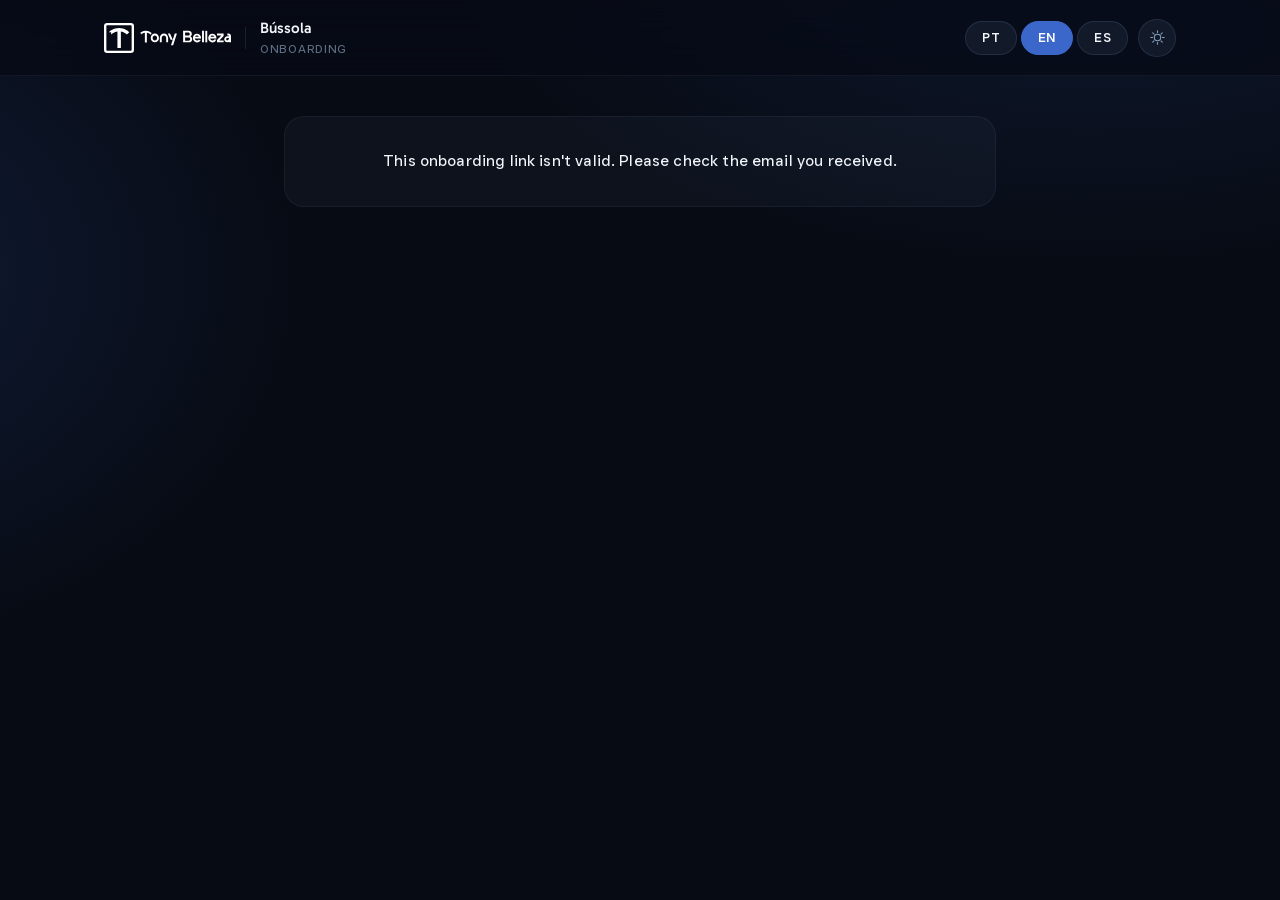
<file: public/onboarding.html>
<!DOCTYPE html>
<html lang="en">
<head>
  <meta charset="UTF-8">
  <meta name="viewport" content="width=device-width, initial-scale=1.0">
  <meta name="robots" content="noindex">
  <meta name="referrer" content="no-referrer">
  <title>Onboarding</title>
  <link rel="stylesheet" href="css/style.css">
  <script src="js/tema.js"></script>
  <style>
    .ob-idiomas { display: flex; gap: 4px; }
    .ob-idiomas button { padding: 5px 9px; font-size: .74rem; }
    .ob-idiomas button.ativo { background: var(--accent); color: #fff; border-color: var(--accent); }
    .ob-marca { display: flex; align-items: center; gap: 14px; margin-bottom: 4px; }
    .ob-marca img { max-height: 52px; max-width: 200px; border-radius: 8px; background: #fff; padding: 4px; }
    .ob-marca .nome { font-size: 1.15rem; font-weight: 700; }
    .ob-barra { height: 10px; border-radius: 99px; background: var(--surface-2); overflow: hidden; margin: 10px 0 4px; }
    .ob-barra div { height: 100%; background: var(--accent-grad); border-radius: 99px; transition: width .3s; }
    .ob-pct { font-size: .85rem; color: var(--text-2); }
    .ob-lista { display: grid; gap: 8px; margin-top: 12px; }
    .ob-item { display: flex; align-items: center; gap: 12px; width: 100%; text-align: left; padding: 14px; border-radius: 14px;
      border: 1px solid var(--line); background: var(--surface); color: var(--text); font: inherit; cursor: pointer; }
    .ob-item .marca-etapa { flex: 0 0 28px; height: 28px; border-radius: 50%; display: grid; place-items: center;
      border: 2px solid var(--line); font-size: .8rem; font-weight: 700; color: var(--text-2); }
    .ob-item.feito .marca-etapa { background: var(--ok); border-color: var(--ok); color: #fff; }
    .ob-item .txt { flex: 1; }
    .ob-item .txt small { display: block; color: var(--text-2); font-size: .78rem; margin-top: 2px; }
    .ob-item .seta-ob { color: var(--text-2); }
    .ob-voltar { margin-bottom: 10px; }
    .ob-doc { max-height: 52vh; overflow-y: auto; padding: 14px 16px; border: 1px solid var(--line); border-radius: 12px;
      background: var(--surface); line-height: 1.55; font-size: .93rem; -webkit-overflow-scrolling: touch; }
    .ob-doc h2 { font-size: 1.15rem; margin: 6px 0 10px; }
    .ob-doc h3 { font-size: 1rem; margin: 16px 0 6px; }
    .ob-doc p { margin: 0 0 10px; }
    .ob-doc ul { margin: 0 0 10px 18px; padding: 0; }
    .ob-aviso { background: var(--warn-bg); color: var(--warn); border-radius: 10px; padding: 10px 12px; font-size: .84rem; margin: 0 0 12px; }
    .ob-rolar { font-size: .8rem; color: var(--warn); margin: 6px 0 0; }
    .ob-assin { position: relative; border: 1px dashed var(--blue-250); border-radius: 12px; background: #fff; touch-action: none; }
    .ob-assin canvas { display: block; width: 100%; height: 170px; border-radius: 12px; touch-action: none; cursor: crosshair; }
    .ob-assin .dica { position: absolute; left: 12px; bottom: 8px; font-size: .75rem; color: #8a97a8; pointer-events: none; }
    .ob-check { display: flex; gap: 10px; align-items: flex-start; margin: 12px 0; font-size: .92rem; }
    .ob-check input { margin-top: 3px; width: 20px; height: 20px; flex: 0 0 20px; }
    .ob-msg { min-height: 1.2em; margin: 8px 0; font-size: .9rem; }
    .ob-acoes { position: sticky; bottom: 0; padding: 12px 0 6px; background: linear-gradient(transparent, var(--bg) 30%); z-index: 2; }
    .ob-resumo { display: grid; gap: 6px; margin: 10px 0; font-size: .92rem; }
    .ob-resumo div { display: grid; grid-template-columns: 120px 1fr; gap: 10px; }
    .ob-resumo .rot { color: var(--muted); }
    .ob-campo-erro input, .ob-campo-erro select, .ob-campo-erro textarea { border-color: var(--err) !important; }
    .ob-campo-erro .erro-campo { display: block; color: var(--err); font-size: .78rem; margin-top: 3px; }
    .erro-campo { display: none; }
    .ob-ajuda { display: block; font-size: .78rem; color: var(--text-2); margin-top: 3px; font-weight: 400; }
    .ob-metodos { display: grid; gap: 8px; margin: 10px 0; }
    .ob-metodo { display: flex; gap: 10px; align-items: flex-start; padding: 12px 14px; border: 1px solid var(--line);
      border-radius: 12px; background: var(--surface); cursor: pointer; }
    .ob-metodo.ativo { border-color: var(--accent); background: rgba(59, 103, 202, .12); }
    .ob-metodo input { margin-top: 4px; }
    .ob-metodo small { display: block; color: var(--text-2); font-size: .8rem; margin-top: 2px; }
    .ob-up { border: 1px solid var(--line); border-radius: 12px; padding: 12px 14px; margin: 8px 0; background: var(--surface); }
    .ob-up .cab { display: flex; justify-content: space-between; gap: 10px; align-items: center; }
    .ob-up .arq { display: flex; justify-content: space-between; align-items: center; gap: 8px; font-size: .85rem; padding: 6px 0;
      border-top: 1px solid var(--line-soft); }
    .ob-up label.btn { cursor: pointer; }
    .ob-up input[type=file] { display: none; }
    .ob-grid2 { display: grid; grid-template-columns: 1fr 1fr; gap: 10px; }
    @media (max-width: 520px) {
      .ob-grid2 { grid-template-columns: 1fr; }
      .ob-resumo div { grid-template-columns: 100px 1fr; }
      .container.narrow { padding-left: 12px; padding-right: 12px; }
      .card { padding: 18px 16px; }
    }
  </style>
</head>
<body>
  <div class="topbar">
    <div class="inner">
      <div class="brand">
        <img src="img/logo-white.svg" alt="Bússola">
        <div class="sep"></div>
        <div>
          <h1>Bússola</h1>
          <div class="sub" id="topo-sub">Onboarding</div>
        </div>
      </div>
      <div class="actions"><div class="ob-idiomas" id="ob-idiomas"></div></div>
    </div>
  </div>

  <div class="container narrow" id="app">
    <div class="card texto-centro"><p>…</p></div>
  </div>

  <script src="js/onboarding.js"></script>
</body>
</html>
</file>
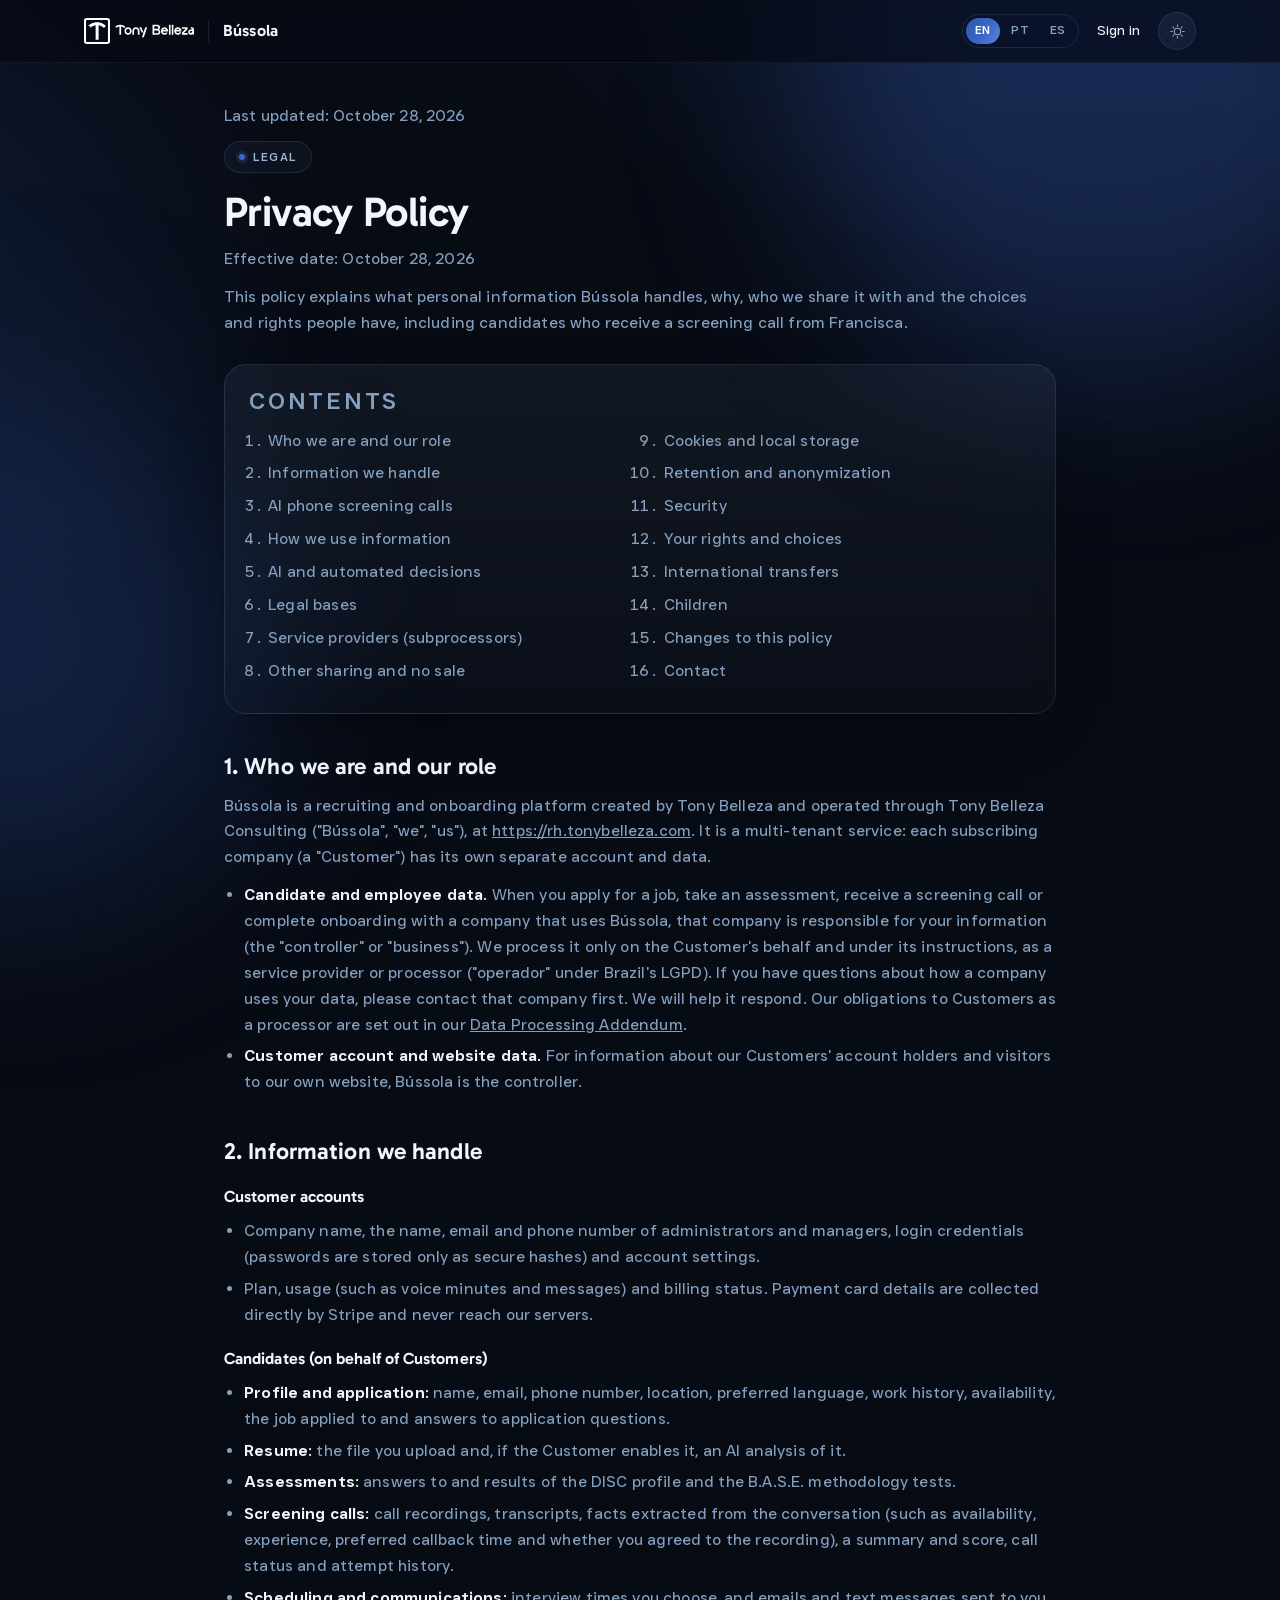
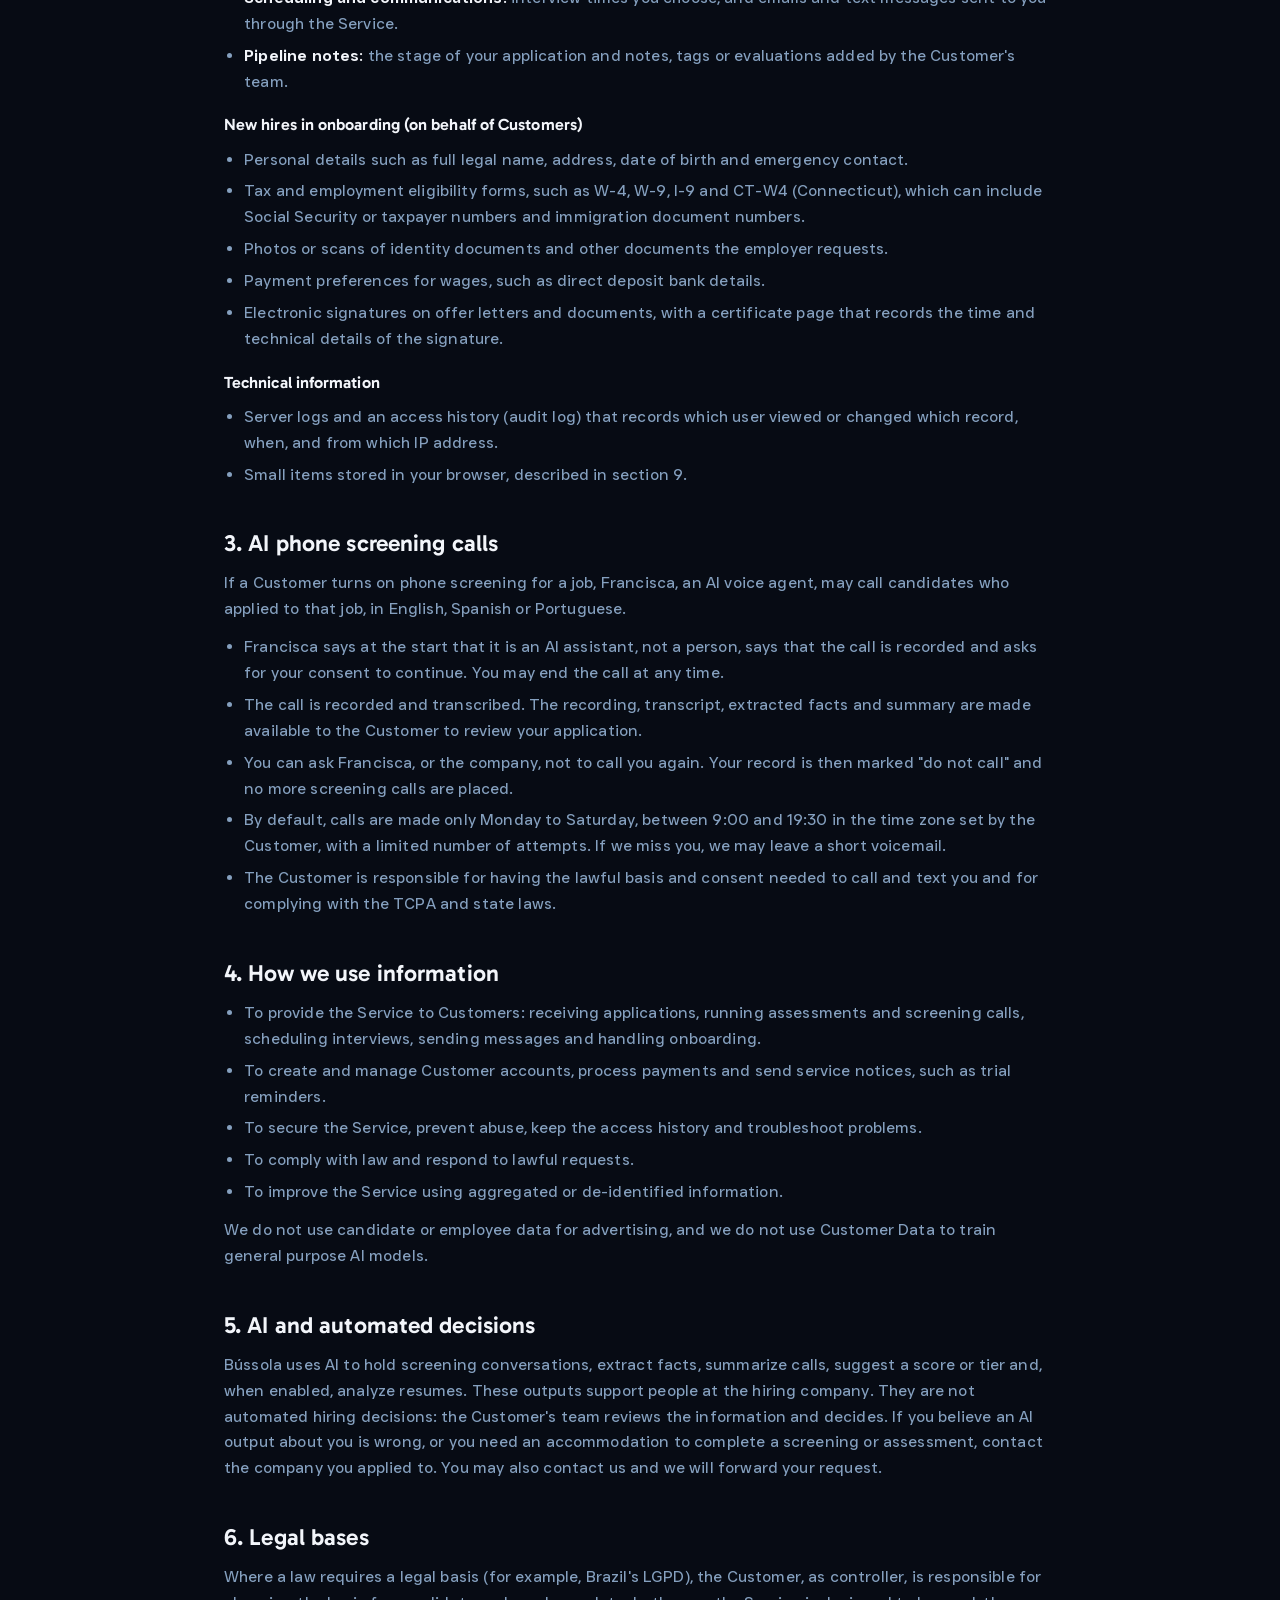
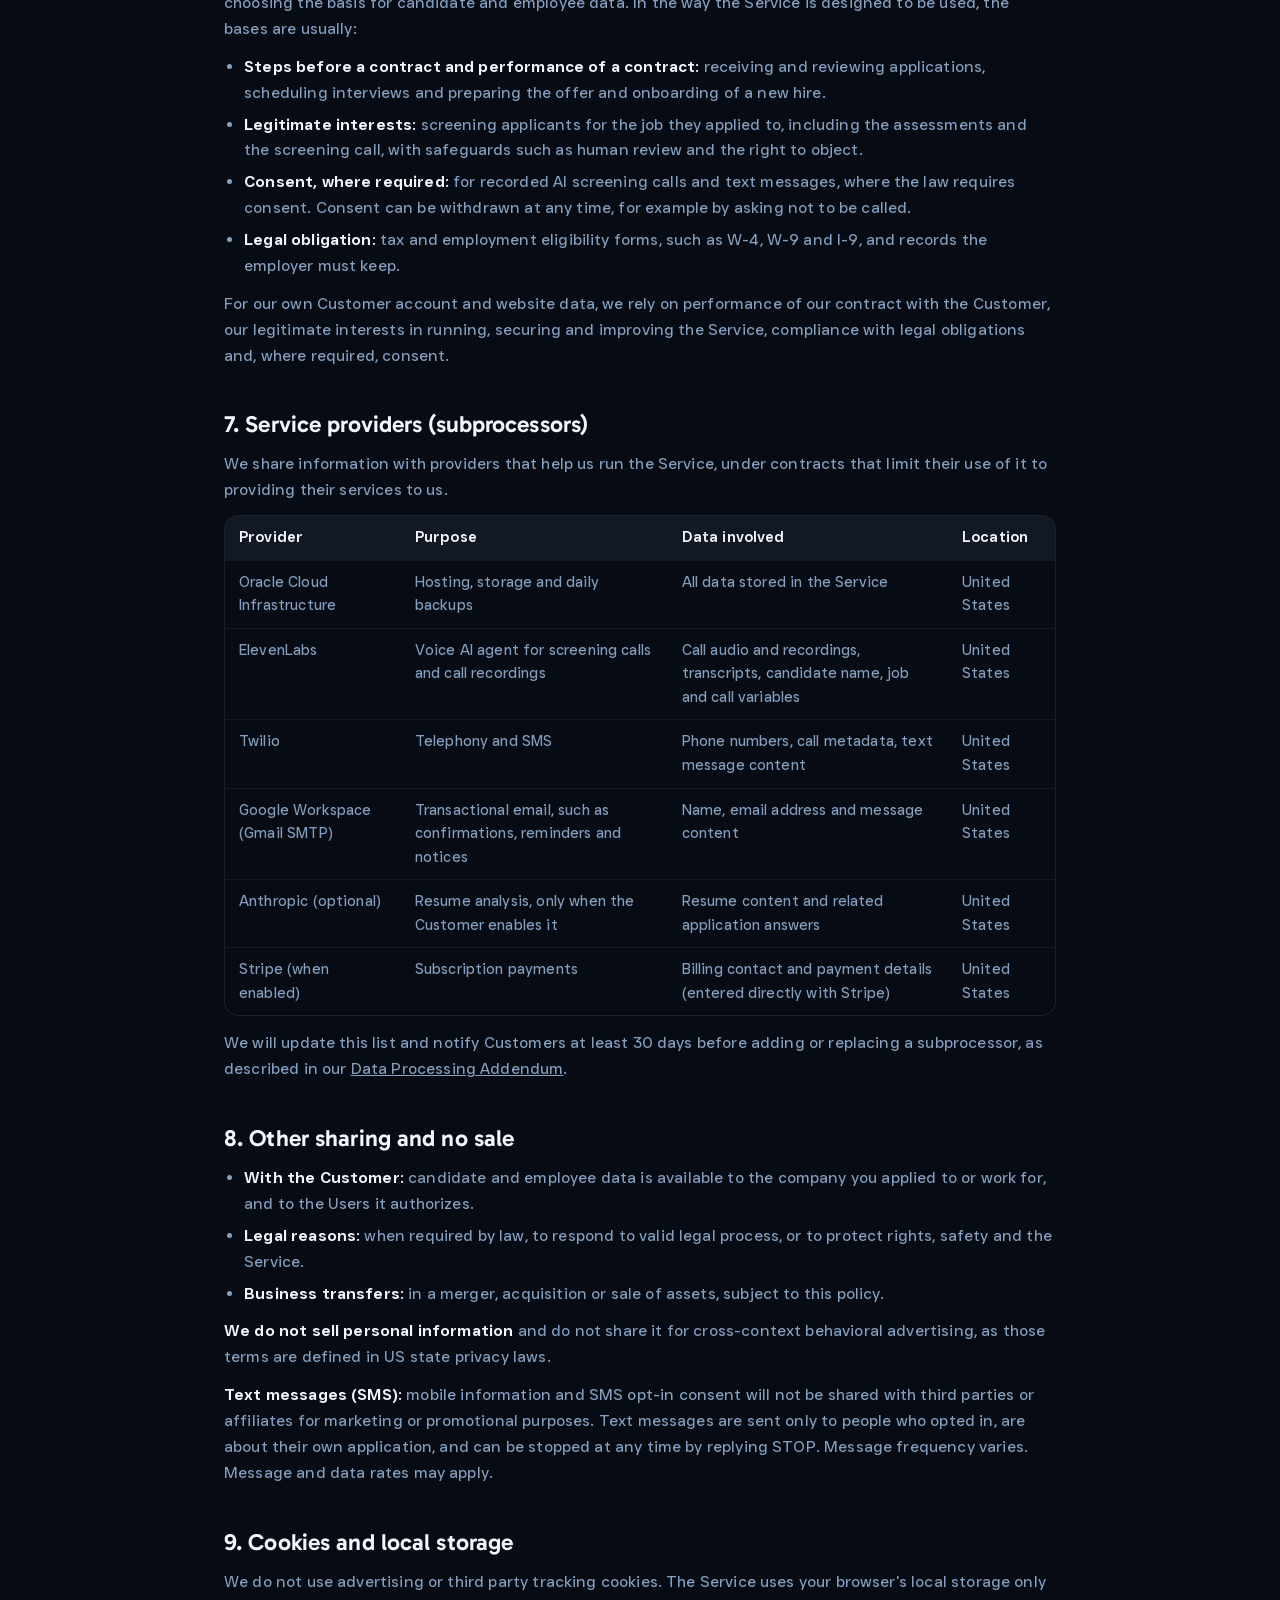
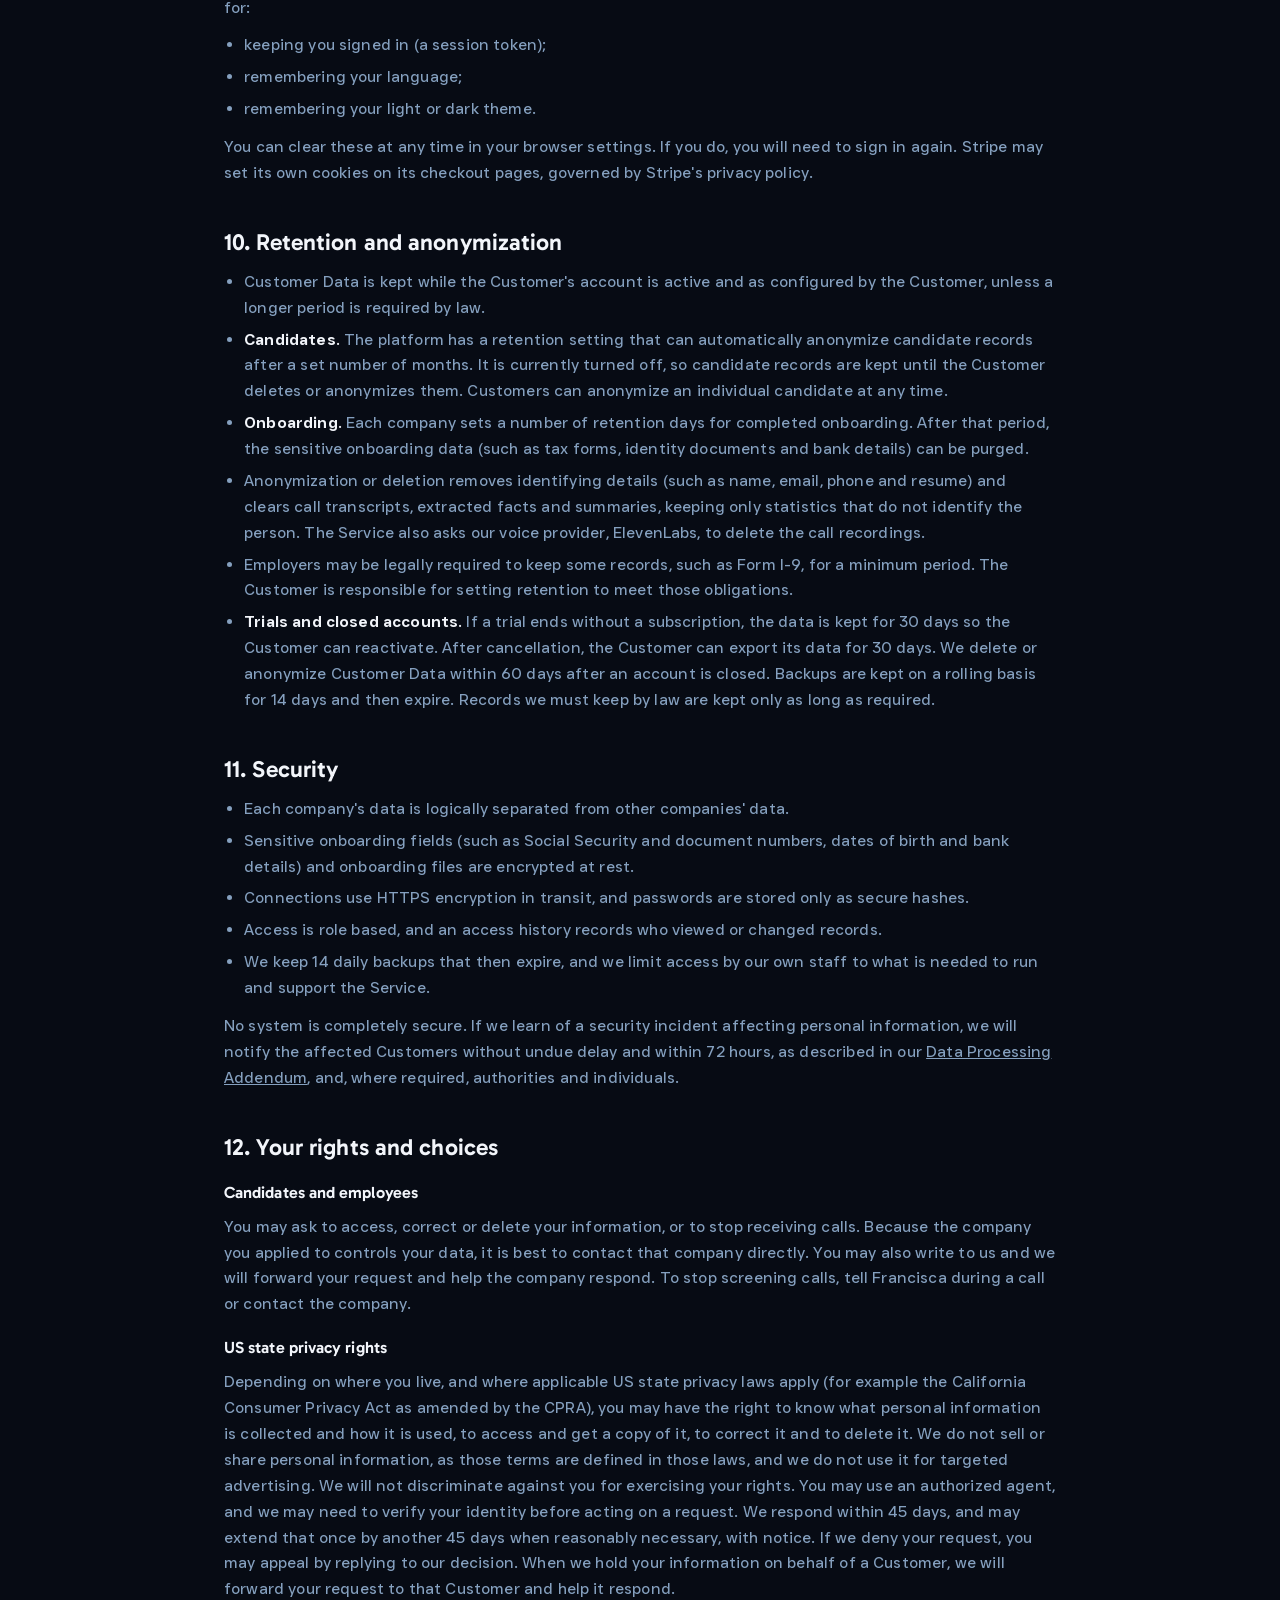
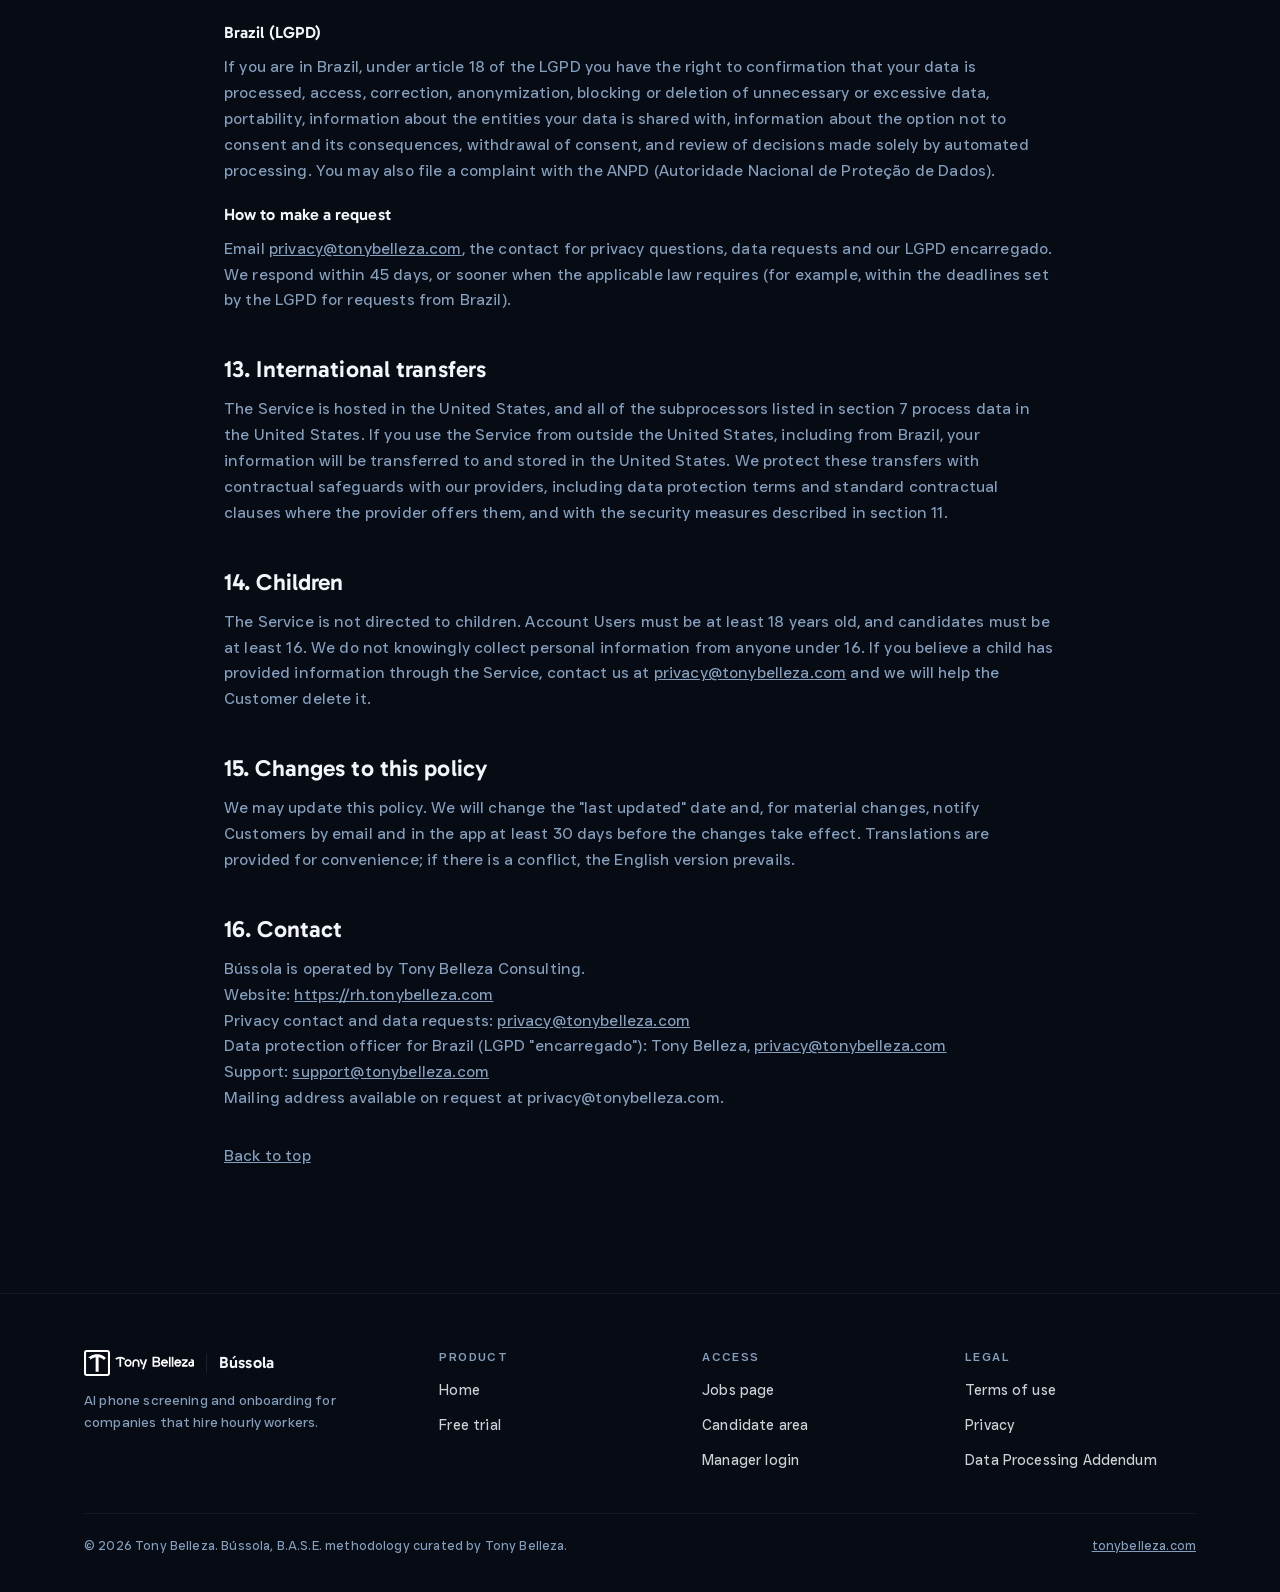
<file: public/privacidade.html>
<!DOCTYPE html>
<html lang="en">
<head>
  <meta charset="UTF-8">
  <meta name="viewport" content="width=device-width, initial-scale=1.0">
  <title>Privacy Policy · Bússola</title>
  <meta name="description" content="Privacy Policy for Bússola, the AI recruiting and onboarding platform by Tony Belleza.">
  <meta name="theme-color" content="#070B14">
  <meta name="robots" content="noindex"><!-- manter noindex até o Tony publicar -->
  <link rel="icon" type="image/svg+xml" href="img/logo-symbol-white.svg">
  <link rel="stylesheet" href="css/style.css">
  <link rel="stylesheet" href="css/landing.css">
  <script src="js/tema.js"></script>
  <style>
    /* páginas legais (mesmo bloco em termos.html, privacidade.html e dpa.html) */
    .lg-main { padding-top: 40px; padding-bottom: 72px; max-width: 880px; }
    .lg-main:focus { outline: none; }
    .lg-updated { font-size: .82rem; color: var(--text-2); margin: 0 0 4px; }
    .lg-head h1 { font-size: clamp(1.8rem, 4.4vw, 2.6rem); line-height: 1.12; letter-spacing: -.015em; margin: 16px 0 10px; }
    .lg-meta { color: var(--text-2); font-size: .9rem; margin-bottom: 14px; }
    .lg-head .lp-sub { margin-bottom: 8px; }
    .lg-toc { padding: 22px 24px; margin: 28px 0 8px; }
    .lg-toc h2 { font: 500 .76rem/1.2 var(--font-body); letter-spacing: .12em; text-transform: uppercase; color: var(--text-2); margin: 0 0 14px; }
    .lg-toc ol { columns: 2; column-gap: 28px; padding-left: 1.3em; font-size: .92rem; }
    .lg-toc li { margin-bottom: 7px; break-inside: avoid; }
    .lg-toc a { text-decoration: none; }
    .lg-toc a:hover { text-decoration: underline; }
    .lg-doc section { padding-top: 30px; }
    .lg-doc h2 { font-size: clamp(1.2rem, 2.6vw, 1.45rem); line-height: 1.25; margin-bottom: 12px; scroll-margin-top: 90px; }
    .lg-doc h3 { font-size: 1.02rem; margin: 18px 0 8px; }
    .lg-doc p, .lg-doc li { color: var(--text-2); font-size: .98rem; line-height: 1.65; }
    .lg-doc p { margin-bottom: 12px; }
    .lg-doc section ul, .lg-doc section ol { padding-left: 1.3em; margin-bottom: 12px; }
    .lg-doc section li { margin-bottom: 6px; }
    .lg-doc strong { color: var(--text); font-weight: 560; }
    .lg-doc a { overflow-wrap: anywhere; }
    .lg-tabela { overflow-x: auto; margin: 6px 0 14px; border: 1px solid var(--line); border-radius: 14px; }
    .lg-tabela table { width: 100%; border-collapse: collapse; font-size: .92rem; min-width: 520px; }
    .lg-tabela th, .lg-tabela td { text-align: left; padding: 10px 14px; border-bottom: 1px solid var(--line-soft); vertical-align: top; color: var(--text-2); }
    .lg-tabela th { color: var(--text); font-weight: 520; background: var(--surface-2); }
    .lg-tabela tr:last-child td { border-bottom: 0; }
    .lg-topo { margin-top: 32px; font-size: .9rem; }
    @media (max-width: 680px) {
      .lg-top .actions .lp-lang { display: inline-flex; }
      .lg-toc ol { columns: 1; }
      .lg-main { padding-top: 24px; }
    }
    @media (max-width: 420px) {
      .lg-top .lp-brand .sep, .lg-top .lp-brand b, .lg-top .lp-entrar { display: none; }
    }
  </style>
</head>
<body class="lp">
  <a class="lp-skip" href="#conteudo" data-t="pular">Skip to content</a>

  <header class="topbar lp-top lg-top">
    <div class="inner">
      <a class="brand lp-brand" href="/" aria-label="Bússola, Tony Belleza">
        <img src="img/logo-white.svg" alt="Tony Belleza" width="110" height="26">
        <span class="sep" aria-hidden="true"></span>
        <b>Bússola</b>
      </a>
      <div class="actions">
        <div class="lp-lang" role="group" aria-label="Language"></div>
        <a class="lp-entrar" href="/gestor" data-t="entrar">Sign in</a>
      </div>
    </div>
  </header>

  <div class="lp-bg" aria-hidden="true"></div>

  <main id="conteudo" class="lp-wrap lg-main" tabindex="-1">

    <!-- ============================================================ ENGLISH -->
    <article class="lg-doc" data-doc-lang="en" lang="en" aria-labelledby="en-titulo"
      data-title="Privacy Policy · Bússola"
      data-desc="Privacy Policy for Bússola, the AI recruiting and onboarding platform by Tony Belleza.">
      <p class="lg-updated">Last updated: October 28, 2026</p>

      <header class="lg-head">
        <span class="lp-eyebrow">Legal</span>
        <h1 id="en-titulo">Privacy Policy</h1>
        <p class="lg-meta">Effective date: October 28, 2026</p>
        <p class="lp-sub">This policy explains what personal information Bússola handles, why, who we share it with and the choices and rights people have, including candidates who receive a screening call from Francisca.</p>
      </header>

      <nav class="lg-toc lp-glass" aria-labelledby="en-toc">
        <h2 id="en-toc">Contents</h2>
        <ol>
          <li><a href="#en-1">Who we are and our role</a></li>
          <li><a href="#en-2">Information we handle</a></li>
          <li><a href="#en-3">AI phone screening calls</a></li>
          <li><a href="#en-4">How we use information</a></li>
          <li><a href="#en-5">AI and automated decisions</a></li>
          <li><a href="#en-6">Legal bases</a></li>
          <li><a href="#en-7">Service providers (subprocessors)</a></li>
          <li><a href="#en-8">Other sharing and no sale</a></li>
          <li><a href="#en-9">Cookies and local storage</a></li>
          <li><a href="#en-10">Retention and anonymization</a></li>
          <li><a href="#en-11">Security</a></li>
          <li><a href="#en-12">Your rights and choices</a></li>
          <li><a href="#en-13">International transfers</a></li>
          <li><a href="#en-14">Children</a></li>
          <li><a href="#en-15">Changes to this policy</a></li>
          <li><a href="#en-16">Contact</a></li>
        </ol>
      </nav>

      <section aria-labelledby="en-1">
        <h2 id="en-1">1. Who we are and our role</h2>
        <p>Bússola is a recruiting and onboarding platform created by Tony Belleza and operated through Tony Belleza Consulting ("Bússola", "we", "us"), at <a href="https://rh.tonybelleza.com">https://rh.tonybelleza.com</a>. It is a multi-tenant service: each subscribing company (a "Customer") has its own separate account and data.</p>
        <ul>
          <li><strong>Candidate and employee data.</strong> When you apply for a job, take an assessment, receive a screening call or complete onboarding with a company that uses Bússola, that company is responsible for your information (the "controller" or "business"). We process it only on the Customer's behalf and under its instructions, as a service provider or processor ("operador" under Brazil's LGPD). If you have questions about how a company uses your data, please contact that company first. We will help it respond. Our obligations to Customers as a processor are set out in our <a href="/dpa.html">Data Processing Addendum</a>.</li>
          <li><strong>Customer account and website data.</strong> For information about our Customers' account holders and visitors to our own website, Bússola is the controller.</li>
        </ul>
      </section>

      <section aria-labelledby="en-2">
        <h2 id="en-2">2. Information we handle</h2>
        <h3>Customer accounts</h3>
        <ul>
          <li>Company name, the name, email and phone number of administrators and managers, login credentials (passwords are stored only as secure hashes) and account settings.</li>
          <li>Plan, usage (such as voice minutes and messages) and billing status. Payment card details are collected directly by Stripe and never reach our servers.</li>
        </ul>
        <h3>Candidates (on behalf of Customers)</h3>
        <ul>
          <li><strong>Profile and application:</strong> name, email, phone number, location, preferred language, work history, availability, the job applied to and answers to application questions.</li>
          <li><strong>Resume:</strong> the file you upload and, if the Customer enables it, an AI analysis of it.</li>
          <li><strong>Assessments:</strong> answers to and results of the DISC profile and the B.A.S.E. methodology tests.</li>
          <li><strong>Screening calls:</strong> call recordings, transcripts, facts extracted from the conversation (such as availability, experience, preferred callback time and whether you agreed to the recording), a summary and score, call status and attempt history.</li>
          <li><strong>Scheduling and communications:</strong> interview times you choose, and emails and text messages sent to you through the Service.</li>
          <li><strong>Pipeline notes:</strong> the stage of your application and notes, tags or evaluations added by the Customer's team.</li>
        </ul>
        <h3>New hires in onboarding (on behalf of Customers)</h3>
        <ul>
          <li>Personal details such as full legal name, address, date of birth and emergency contact.</li>
          <li>Tax and employment eligibility forms, such as W-4, W-9, I-9 and CT-W4 (Connecticut), which can include Social Security or taxpayer numbers and immigration document numbers.</li>
          <li>Photos or scans of identity documents and other documents the employer requests.</li>
          <li>Payment preferences for wages, such as direct deposit bank details.</li>
          <li>Electronic signatures on offer letters and documents, with a certificate page that records the time and technical details of the signature.</li>
        </ul>
        <h3>Technical information</h3>
        <ul>
          <li>Server logs and an access history (audit log) that records which user viewed or changed which record, when, and from which IP address.</li>
          <li>Small items stored in your browser, described in section 9.</li>
        </ul>
      </section>

      <section aria-labelledby="en-3">
        <h2 id="en-3">3. AI phone screening calls</h2>
        <p>If a Customer turns on phone screening for a job, Francisca, an AI voice agent, may call candidates who applied to that job, in English, Spanish or Portuguese.</p>
        <ul>
          <li>Francisca says at the start that it is an AI assistant, not a person, says that the call is recorded and asks for your consent to continue. You may end the call at any time.</li>
          <li>The call is recorded and transcribed. The recording, transcript, extracted facts and summary are made available to the Customer to review your application.</li>
          <li>You can ask Francisca, or the company, not to call you again. Your record is then marked "do not call" and no more screening calls are placed.</li>
          <li>By default, calls are made only Monday to Saturday, between 9:00 and 19:30 in the time zone set by the Customer, with a limited number of attempts. If we miss you, we may leave a short voicemail.</li>
          <li>The Customer is responsible for having the lawful basis and consent needed to call and text you and for complying with the TCPA and state laws.</li>
        </ul>
      </section>

      <section aria-labelledby="en-4">
        <h2 id="en-4">4. How we use information</h2>
        <ul>
          <li>To provide the Service to Customers: receiving applications, running assessments and screening calls, scheduling interviews, sending messages and handling onboarding.</li>
          <li>To create and manage Customer accounts, process payments and send service notices, such as trial reminders.</li>
          <li>To secure the Service, prevent abuse, keep the access history and troubleshoot problems.</li>
          <li>To comply with law and respond to lawful requests.</li>
          <li>To improve the Service using aggregated or de-identified information.</li>
        </ul>
        <p>We do not use candidate or employee data for advertising, and we do not use Customer Data to train general purpose AI models.</p>
      </section>

      <section aria-labelledby="en-5">
        <h2 id="en-5">5. AI and automated decisions</h2>
        <p>Bússola uses AI to hold screening conversations, extract facts, summarize calls, suggest a score or tier and, when enabled, analyze resumes. These outputs support people at the hiring company. They are not automated hiring decisions: the Customer's team reviews the information and decides. If you believe an AI output about you is wrong, or you need an accommodation to complete a screening or assessment, contact the company you applied to. You may also contact us and we will forward your request.</p>
      </section>

      <section aria-labelledby="en-6">
        <h2 id="en-6">6. Legal bases</h2>
        <p>Where a law requires a legal basis (for example, Brazil's LGPD), the Customer, as controller, is responsible for choosing the basis for candidate and employee data. In the way the Service is designed to be used, the bases are usually:</p>
        <ul>
          <li><strong>Steps before a contract and performance of a contract:</strong> receiving and reviewing applications, scheduling interviews and preparing the offer and onboarding of a new hire.</li>
          <li><strong>Legitimate interests:</strong> screening applicants for the job they applied to, including the assessments and the screening call, with safeguards such as human review and the right to object.</li>
          <li><strong>Consent, where required:</strong> for recorded AI screening calls and text messages, where the law requires consent. Consent can be withdrawn at any time, for example by asking not to be called.</li>
          <li><strong>Legal obligation:</strong> tax and employment eligibility forms, such as W-4, W-9 and I-9, and records the employer must keep.</li>
        </ul>
        <p>For our own Customer account and website data, we rely on performance of our contract with the Customer, our legitimate interests in running, securing and improving the Service, compliance with legal obligations and, where required, consent.</p>
      </section>

      <section aria-labelledby="en-7">
        <h2 id="en-7">7. Service providers (subprocessors)</h2>
        <p>We share information with providers that help us run the Service, under contracts that limit their use of it to providing their services to us.</p>
        <div class="lg-tabela" role="region" aria-label="Subprocessors" tabindex="0">
          <table>
            <thead><tr><th scope="col">Provider</th><th scope="col">Purpose</th><th scope="col">Data involved</th><th scope="col">Location</th></tr></thead>
            <tbody>
              <tr><td>Oracle Cloud Infrastructure</td><td>Hosting, storage and daily backups</td><td>All data stored in the Service</td><td>United States</td></tr>
              <tr><td>ElevenLabs</td><td>Voice AI agent for screening calls and call recordings</td><td>Call audio and recordings, transcripts, candidate name, job and call variables</td><td>United States</td></tr>
              <tr><td>Twilio</td><td>Telephony and SMS</td><td>Phone numbers, call metadata, text message content</td><td>United States</td></tr>
              <tr><td>Google Workspace (Gmail SMTP)</td><td>Transactional email, such as confirmations, reminders and notices</td><td>Name, email address and message content</td><td>United States</td></tr>
              <tr><td>Anthropic (optional)</td><td>Resume analysis, only when the Customer enables it</td><td>Resume content and related application answers</td><td>United States</td></tr>
              <tr><td>Stripe (when enabled)</td><td>Subscription payments</td><td>Billing contact and payment details (entered directly with Stripe)</td><td>United States</td></tr>
            </tbody>
          </table>
        </div>
        <p>We will update this list and notify Customers at least 30 days before adding or replacing a subprocessor, as described in our <a href="/dpa.html">Data Processing Addendum</a>.</p>
      </section>

      <section aria-labelledby="en-8">
        <h2 id="en-8">8. Other sharing and no sale</h2>
        <ul>
          <li><strong>With the Customer:</strong> candidate and employee data is available to the company you applied to or work for, and to the Users it authorizes.</li>
          <li><strong>Legal reasons:</strong> when required by law, to respond to valid legal process, or to protect rights, safety and the Service.</li>
          <li><strong>Business transfers:</strong> in a merger, acquisition or sale of assets, subject to this policy.</li>
        </ul>
        <p><strong>We do not sell personal information</strong> and do not share it for cross-context behavioral advertising, as those terms are defined in US state privacy laws.</p>
        <p><strong>Text messages (SMS):</strong> mobile information and SMS opt-in consent will not be shared with third parties or affiliates for marketing or promotional purposes. Text messages are sent only to people who opted in, are about their own application, and can be stopped at any time by replying STOP. Message frequency varies. Message and data rates may apply.</p>
      </section>

      <section aria-labelledby="en-9">
        <h2 id="en-9">9. Cookies and local storage</h2>
        <p>We do not use advertising or third party tracking cookies. The Service uses your browser's local storage only for:</p>
        <ul>
          <li>keeping you signed in (a session token);</li>
          <li>remembering your language;</li>
          <li>remembering your light or dark theme.</li>
        </ul>
        <p>You can clear these at any time in your browser settings. If you do, you will need to sign in again. Stripe may set its own cookies on its checkout pages, governed by Stripe's privacy policy.</p>
      </section>

      <section aria-labelledby="en-10">
        <h2 id="en-10">10. Retention and anonymization</h2>
        <ul>
          <li>Customer Data is kept while the Customer's account is active and as configured by the Customer, unless a longer period is required by law.</li>
          <li><strong>Candidates.</strong> The platform has a retention setting that can automatically anonymize candidate records after a set number of months. It is currently turned off, so candidate records are kept until the Customer deletes or anonymizes them. Customers can anonymize an individual candidate at any time.</li>
          <li><strong>Onboarding.</strong> Each company sets a number of retention days for completed onboarding. After that period, the sensitive onboarding data (such as tax forms, identity documents and bank details) can be purged.</li>
          <li>Anonymization or deletion removes identifying details (such as name, email, phone and resume) and clears call transcripts, extracted facts and summaries, keeping only statistics that do not identify the person. The Service also asks our voice provider, ElevenLabs, to delete the call recordings.</li>
          <li>Employers may be legally required to keep some records, such as Form I-9, for a minimum period. The Customer is responsible for setting retention to meet those obligations.</li>
          <li><strong>Trials and closed accounts.</strong> If a trial ends without a subscription, the data is kept for 30 days so the Customer can reactivate. After cancellation, the Customer can export its data for 30 days. We delete or anonymize Customer Data within 60 days after an account is closed. Backups are kept on a rolling basis for 14 days and then expire. Records we must keep by law are kept only as long as required.</li>
        </ul>
      </section>

      <section aria-labelledby="en-11">
        <h2 id="en-11">11. Security</h2>
        <ul>
          <li>Each company's data is logically separated from other companies' data.</li>
          <li>Sensitive onboarding fields (such as Social Security and document numbers, dates of birth and bank details) and onboarding files are encrypted at rest.</li>
          <li>Connections use HTTPS encryption in transit, and passwords are stored only as secure hashes.</li>
          <li>Access is role based, and an access history records who viewed or changed records.</li>
          <li>We keep 14 daily backups that then expire, and we limit access by our own staff to what is needed to run and support the Service.</li>
        </ul>
        <p>No system is completely secure. If we learn of a security incident affecting personal information, we will notify the affected Customers without undue delay and within 72 hours, as described in our <a href="/dpa.html">Data Processing Addendum</a>, and, where required, authorities and individuals.</p>
      </section>

      <section aria-labelledby="en-12">
        <h2 id="en-12">12. Your rights and choices</h2>
        <h3>Candidates and employees</h3>
        <p>You may ask to access, correct or delete your information, or to stop receiving calls. Because the company you applied to controls your data, it is best to contact that company directly. You may also write to us and we will forward your request and help the company respond. To stop screening calls, tell Francisca during a call or contact the company.</p>
        <h3>US state privacy rights</h3>
        <p>Depending on where you live, and where applicable US state privacy laws apply (for example the California Consumer Privacy Act as amended by the CPRA), you may have the right to know what personal information is collected and how it is used, to access and get a copy of it, to correct it and to delete it. We do not sell or share personal information, as those terms are defined in those laws, and we do not use it for targeted advertising. We will not discriminate against you for exercising your rights. You may use an authorized agent, and we may need to verify your identity before acting on a request. We respond within 45 days, and may extend that once by another 45 days when reasonably necessary, with notice. If we deny your request, you may appeal by replying to our decision. When we hold your information on behalf of a Customer, we will forward your request to that Customer and help it respond.</p>
        <h3>Brazil (LGPD)</h3>
        <p>If you are in Brazil, under article 18 of the LGPD you have the right to confirmation that your data is processed, access, correction, anonymization, blocking or deletion of unnecessary or excessive data, portability, information about the entities your data is shared with, information about the option not to consent and its consequences, withdrawal of consent, and review of decisions made solely by automated processing. You may also file a complaint with the ANPD (Autoridade Nacional de Proteção de Dados).</p>
        <h3>How to make a request</h3>
        <p>Email <a href="mailto:privacy@tonybelleza.com">privacy@tonybelleza.com</a>, the contact for privacy questions, data requests and our LGPD encarregado. We respond within 45 days, or sooner when the applicable law requires (for example, within the deadlines set by the LGPD for requests from Brazil).</p>
      </section>

      <section aria-labelledby="en-13">
        <h2 id="en-13">13. International transfers</h2>
        <p>The Service is hosted in the United States, and all of the subprocessors listed in section 7 process data in the United States. If you use the Service from outside the United States, including from Brazil, your information will be transferred to and stored in the United States. We protect these transfers with contractual safeguards with our providers, including data protection terms and standard contractual clauses where the provider offers them, and with the security measures described in section 11.</p>
      </section>

      <section aria-labelledby="en-14">
        <h2 id="en-14">14. Children</h2>
        <p>The Service is not directed to children. Account Users must be at least 18 years old, and candidates must be at least 16. We do not knowingly collect personal information from anyone under 16. If you believe a child has provided information through the Service, contact us at <a href="mailto:privacy@tonybelleza.com">privacy@tonybelleza.com</a> and we will help the Customer delete it.</p>
      </section>

      <section aria-labelledby="en-15">
        <h2 id="en-15">15. Changes to this policy</h2>
        <p>We may update this policy. We will change the "last updated" date and, for material changes, notify Customers by email and in the app at least 30 days before the changes take effect. Translations are provided for convenience; if there is a conflict, the English version prevails.</p>
      </section>

      <section aria-labelledby="en-16">
        <h2 id="en-16">16. Contact</h2>
        <p>Bússola is operated by Tony Belleza Consulting.<br>
        Website: <a href="https://rh.tonybelleza.com">https://rh.tonybelleza.com</a><br>
        Privacy contact and data requests: <a href="mailto:privacy@tonybelleza.com">privacy@tonybelleza.com</a><br>
        Data protection officer for Brazil (LGPD "encarregado"): Tony Belleza, <a href="mailto:privacy@tonybelleza.com">privacy@tonybelleza.com</a><br>
        Support: <a href="mailto:support@tonybelleza.com">support@tonybelleza.com</a><br>
        Mailing address available on request at privacy@tonybelleza.com.</p>
      </section>

      <p class="lg-topo"><a href="#conteudo">Back to top</a></p>
    </article>

    <!-- ============================================================ PORTUGUÊS -->
    <article class="lg-doc" data-doc-lang="pt" lang="pt-BR" aria-labelledby="pt-titulo" hidden
      data-title="Política de Privacidade · Bússola"
      data-desc="Política de Privacidade da Bússola, plataforma de recrutamento e onboarding com IA de Tony Belleza.">
      <p class="lg-updated">Última atualização: 28 de outubro de 2026</p>

      <header class="lg-head">
        <span class="lp-eyebrow">Legal</span>
        <h1 id="pt-titulo">Política de Privacidade</h1>
        <p class="lg-meta">Data de vigência: 28 de outubro de 2026</p>
        <p class="lp-sub">Esta política explica quais dados pessoais a Bússola trata, por quê, com quem compartilhamos e quais escolhas e direitos as pessoas têm, inclusive candidatos que recebem uma ligação de triagem da Francisca.</p>
      </header>

      <nav class="lg-toc lp-glass" aria-labelledby="pt-toc">
        <h2 id="pt-toc">Sumário</h2>
        <ol>
          <li><a href="#pt-1">Quem somos e nosso papel</a></li>
          <li><a href="#pt-2">Dados que tratamos</a></li>
          <li><a href="#pt-3">Ligações de triagem com IA</a></li>
          <li><a href="#pt-4">Como usamos os dados</a></li>
          <li><a href="#pt-5">IA e decisões automatizadas</a></li>
          <li><a href="#pt-6">Bases legais</a></li>
          <li><a href="#pt-7">Fornecedores (suboperadores)</a></li>
          <li><a href="#pt-8">Outros compartilhamentos e nenhuma venda</a></li>
          <li><a href="#pt-9">Cookies e armazenamento local</a></li>
          <li><a href="#pt-10">Retenção e anonimização</a></li>
          <li><a href="#pt-11">Segurança</a></li>
          <li><a href="#pt-12">Seus direitos e escolhas</a></li>
          <li><a href="#pt-13">Transferências internacionais</a></li>
          <li><a href="#pt-14">Crianças e adolescentes</a></li>
          <li><a href="#pt-15">Mudanças nesta política</a></li>
          <li><a href="#pt-16">Contato</a></li>
        </ol>
      </nav>

      <section aria-labelledby="pt-1">
        <h2 id="pt-1">1. Quem somos e nosso papel</h2>
        <p>A Bússola é uma plataforma de recrutamento e onboarding criada por Tony Belleza e operada por meio da Tony Belleza Consulting ("Bússola", "nós"), em <a href="https://rh.tonybelleza.com">https://rh.tonybelleza.com</a>. É um serviço multiempresa: cada empresa assinante (um "Cliente") tem sua própria conta e seus próprios dados, separados dos demais.</p>
        <ul>
          <li><strong>Dados de candidatos e funcionários.</strong> Quando você se candidata a uma vaga, faz um teste, recebe uma ligação de triagem ou faz o onboarding com uma empresa que usa a Bússola, essa empresa é a responsável pelos seus dados (a "controladora"). Nós tratamos esses dados apenas em nome do Cliente e conforme suas instruções, como operadora (prestadora de serviço). Se tiver dúvidas sobre como uma empresa usa seus dados, fale primeiro com ela. Nós a ajudaremos a responder. Nossas obrigações com os Clientes como operadora estão no nosso <a href="/dpa.html">Aditivo de Tratamento de Dados</a>.</li>
          <li><strong>Dados da conta do Cliente e do site.</strong> Para os dados dos titulares das contas dos nossos Clientes e dos visitantes do nosso próprio site, a Bússola é a controladora.</li>
        </ul>
      </section>

      <section aria-labelledby="pt-2">
        <h2 id="pt-2">2. Dados que tratamos</h2>
        <h3>Contas de Clientes</h3>
        <ul>
          <li>Nome da empresa, nome, e-mail e telefone de administradores e gestores, credenciais de acesso (as senhas são guardadas apenas como hash seguro) e configurações da conta.</li>
          <li>Plano, uso (como minutos de voz e mensagens) e situação de pagamento. Os dados de cartão são coletados diretamente pela Stripe e nunca chegam aos nossos servidores.</li>
        </ul>
        <h3>Candidatos (em nome dos Clientes)</h3>
        <ul>
          <li><strong>Perfil e candidatura:</strong> nome, e-mail, telefone, localização, idioma preferido, histórico profissional, disponibilidade, a vaga escolhida e as respostas às perguntas da candidatura.</li>
          <li><strong>Currículo:</strong> o arquivo que você envia e, se o Cliente ativar, uma análise dele feita por IA.</li>
          <li><strong>Testes:</strong> respostas e resultados do perfil DISC e dos testes da metodologia B.A.S.E.</li>
          <li><strong>Ligações de triagem:</strong> gravações, transcrições, fatos extraídos da conversa (como disponibilidade, experiência, melhor horário para retorno e se você aceitou a gravação), um resumo e uma pontuação, a situação da ligação e o histórico de tentativas.</li>
          <li><strong>Agenda e comunicações:</strong> horários de entrevista que você escolhe e e-mails e SMS enviados a você pelo Serviço.</li>
          <li><strong>Anotações do processo:</strong> a etapa da sua candidatura e anotações, etiquetas ou avaliações feitas pela equipe do Cliente.</li>
        </ul>
        <h3>Novos contratados no onboarding (em nome dos Clientes)</h3>
        <ul>
          <li>Dados pessoais como nome completo, endereço, data de nascimento e contato de emergência.</li>
          <li>Formulários fiscais e de elegibilidade para trabalho, como W-4, W-9, I-9 e CT-W4 (Connecticut), que podem incluir número do Social Security ou de contribuinte e números de documentos de imigração.</li>
          <li>Fotos ou cópias de documentos de identidade e outros documentos pedidos pelo empregador.</li>
          <li>Forma de recebimento do salário, como dados bancários para depósito direto.</li>
          <li>Assinaturas eletrônicas em cartas de proposta e documentos, com uma página de certificado que registra o horário e os detalhes técnicos da assinatura.</li>
        </ul>
        <h3>Dados técnicos</h3>
        <ul>
          <li>Registros do servidor e um histórico de acessos (trilha de auditoria) que registra qual usuário viu ou alterou qual registro, quando e de qual endereço IP.</li>
          <li>Pequenos itens guardados no seu navegador, descritos na seção 9.</li>
        </ul>
      </section>

      <section aria-labelledby="pt-3">
        <h2 id="pt-3">3. Ligações de triagem com IA</h2>
        <p>Se um Cliente ativar a triagem por telefone para uma vaga, a Francisca, uma agente de voz com IA, pode ligar para os candidatos dessa vaga, em inglês, espanhol ou português.</p>
        <ul>
          <li>Logo no início, a Francisca diz que é uma assistente de IA, não uma pessoa, informa que a ligação é gravada e pede seu consentimento para continuar. Você pode encerrar a ligação a qualquer momento.</li>
          <li>A ligação é gravada e transcrita. A gravação, a transcrição, os fatos extraídos e o resumo ficam disponíveis para o Cliente avaliar sua candidatura.</li>
          <li>Você pode pedir à Francisca, ou à empresa, que não ligue mais. Seu cadastro é então marcado como "não ligar" e nenhuma nova ligação de triagem é feita.</li>
          <li>Por padrão, as ligações acontecem só de segunda a sábado, entre 9:00 e 19:30 no fuso horário definido pelo Cliente, com número limitado de tentativas. Se não conseguirmos falar com você, podemos deixar um breve recado na caixa postal.</li>
          <li>O Cliente é responsável por ter a base legal e o consentimento necessários para ligar e enviar SMS a você e por cumprir a TCPA e as leis estaduais.</li>
        </ul>
      </section>

      <section aria-labelledby="pt-4">
        <h2 id="pt-4">4. Como usamos os dados</h2>
        <ul>
          <li>Para prestar o Serviço aos Clientes: receber candidaturas, aplicar testes e ligações de triagem, agendar entrevistas, enviar mensagens e conduzir o onboarding.</li>
          <li>Para criar e gerenciar contas de Clientes, processar pagamentos e enviar avisos do serviço, como lembretes do fim do teste.</li>
          <li>Para proteger o Serviço, evitar abusos, manter o histórico de acessos e resolver problemas.</li>
          <li>Para cumprir a lei e responder a pedidos legítimos de autoridades.</li>
          <li>Para melhorar o Serviço com dados agregados ou desidentificados.</li>
        </ul>
        <p>Não usamos dados de candidatos ou funcionários para publicidade e não usamos Dados do Cliente para treinar modelos de IA de uso geral.</p>
      </section>

      <section aria-labelledby="pt-5">
        <h2 id="pt-5">5. IA e decisões automatizadas</h2>
        <p>A Bússola usa IA para conduzir conversas de triagem, extrair fatos, resumir ligações, sugerir uma pontuação ou classificação e, quando ativada, analisar currículos. Esses resultados apoiam as pessoas da empresa contratante. Não são decisões automatizadas de contratação: a equipe do Cliente revisa as informações e decide. Se achar que um resultado de IA sobre você está errado, ou se precisar de adaptação para fazer uma triagem ou teste, fale com a empresa à qual se candidatou. Você também pode falar conosco e encaminharemos seu pedido.</p>
      </section>

      <section aria-labelledby="pt-6">
        <h2 id="pt-6">6. Bases legais</h2>
        <p>Quando a lei exige uma base legal (como a LGPD), o Cliente, como controlador, é responsável por escolher a base para os dados de candidatos e funcionários. Da forma como o Serviço foi pensado para ser usado, as bases costumam ser:</p>
        <ul>
          <li><strong>Procedimentos preliminares e execução de contrato:</strong> receber e avaliar candidaturas, agendar entrevistas e preparar a proposta e o onboarding de um novo contratado.</li>
          <li><strong>Legítimo interesse:</strong> fazer a triagem dos candidatos para a vaga a que se candidataram, incluindo os testes e a ligação de triagem, com salvaguardas como revisão humana e direito de oposição.</li>
          <li><strong>Consentimento, quando exigido:</strong> para as ligações de triagem gravadas feitas por IA e para os SMS, quando a lei exigir consentimento. O consentimento pode ser retirado a qualquer momento, por exemplo pedindo para não receber ligações.</li>
          <li><strong>Cumprimento de obrigação legal:</strong> formulários fiscais e de elegibilidade para trabalho, como W-4, W-9 e I-9, e registros que o empregador deve manter.</li>
        </ul>
        <p>Para os dados da nossa própria conta de Cliente e do site, usamos a execução do contrato com o Cliente, o legítimo interesse em operar, proteger e melhorar o Serviço, o cumprimento de obrigações legais e, quando exigido, o consentimento.</p>
      </section>

      <section aria-labelledby="pt-7">
        <h2 id="pt-7">7. Fornecedores (suboperadores)</h2>
        <p>Compartilhamos dados com fornecedores que nos ajudam a operar o Serviço, com contratos que limitam o uso que fazem deles à prestação dos seus serviços para nós.</p>
        <div class="lg-tabela" role="region" aria-label="Suboperadores" tabindex="0">
          <table>
            <thead><tr><th scope="col">Fornecedor</th><th scope="col">Finalidade</th><th scope="col">Dados envolvidos</th><th scope="col">Local</th></tr></thead>
            <tbody>
              <tr><td>Oracle Cloud Infrastructure</td><td>Hospedagem, armazenamento e cópias de segurança diárias</td><td>Todos os dados guardados no Serviço</td><td>Estados Unidos</td></tr>
              <tr><td>ElevenLabs</td><td>Agente de voz com IA para as ligações de triagem e gravações das ligações</td><td>Áudio e gravações das ligações, transcrições, nome do candidato, vaga e variáveis da ligação</td><td>Estados Unidos</td></tr>
              <tr><td>Twilio</td><td>Telefonia e SMS</td><td>Números de telefone, metadados das ligações, conteúdo dos SMS</td><td>Estados Unidos</td></tr>
              <tr><td>Google Workspace (Gmail SMTP)</td><td>E-mails transacionais, como confirmações, lembretes e avisos</td><td>Nome, e-mail e conteúdo da mensagem</td><td>Estados Unidos</td></tr>
              <tr><td>Anthropic (opcional)</td><td>Análise de currículos, só quando o Cliente ativa</td><td>Conteúdo do currículo e respostas relacionadas da candidatura</td><td>Estados Unidos</td></tr>
              <tr><td>Stripe (quando ativada)</td><td>Pagamento das assinaturas</td><td>Contato de cobrança e dados de pagamento (digitados diretamente na Stripe)</td><td>Estados Unidos</td></tr>
            </tbody>
          </table>
        </div>
        <p>Vamos atualizar esta lista e avisar os Clientes com pelo menos 30 dias de antecedência antes de incluir ou substituir um suboperador, conforme o nosso <a href="/dpa.html">Aditivo de Tratamento de Dados</a>.</p>
      </section>

      <section aria-labelledby="pt-8">
        <h2 id="pt-8">8. Outros compartilhamentos e nenhuma venda</h2>
        <ul>
          <li><strong>Com o Cliente:</strong> os dados de candidatos e funcionários ficam disponíveis para a empresa à qual você se candidatou ou para a qual trabalha, e para os Usuários que ela autoriza.</li>
          <li><strong>Motivos legais:</strong> quando a lei exigir, para atender a ordens legais válidas, ou para proteger direitos, a segurança e o Serviço.</li>
          <li><strong>Operações societárias:</strong> em fusão, aquisição ou venda de ativos, sujeitos a esta política.</li>
        </ul>
        <p><strong>Não vendemos dados pessoais</strong> e não os compartilhamos para publicidade comportamental, nos termos definidos pelas leis estaduais de privacidade dos EUA.</p>
        <p><strong>Mensagens de texto (SMS):</strong> as informações do celular e o consentimento para receber SMS não são compartilhados com terceiros ou empresas afiliadas para fins de marketing ou promoção. As mensagens são enviadas somente a quem consentiu, tratam da própria candidatura e podem ser interrompidas a qualquer momento respondendo STOP. A frequência varia. Podem ser cobradas tarifas de mensagens e dados.</p>
      </section>

      <section aria-labelledby="pt-9">
        <h2 id="pt-9">9. Cookies e armazenamento local</h2>
        <p>Não usamos cookies de publicidade nem de rastreamento de terceiros. O Serviço usa o armazenamento local do seu navegador apenas para:</p>
        <ul>
          <li>manter você conectado (um token de sessão);</li>
          <li>lembrar o seu idioma;</li>
          <li>lembrar o tema claro ou escuro.</li>
        </ul>
        <p>Você pode apagar esses itens a qualquer momento nas configurações do navegador. Se fizer isso, precisará entrar de novo. A Stripe pode usar seus próprios cookies nas páginas de pagamento dela, regidos pela política de privacidade da Stripe.</p>
      </section>

      <section aria-labelledby="pt-10">
        <h2 id="pt-10">10. Retenção e anonimização</h2>
        <ul>
          <li>Os Dados do Cliente são guardados enquanto a conta do Cliente estiver ativa e conforme configurado por ele, salvo quando a lei exigir prazo maior.</li>
          <li><strong>Candidatos.</strong> A plataforma tem uma configuração de retenção que pode anonimizar automaticamente os cadastros de candidatos após um número definido de meses. Hoje ela está desligada, então os cadastros ficam guardados até que o Cliente os exclua ou anonimize. O Cliente pode anonimizar um candidato a qualquer momento.</li>
          <li><strong>Onboarding.</strong> Cada empresa define um número de dias de retenção para os onboardings concluídos. Depois desse prazo, os dados sensíveis do onboarding (como formulários fiscais, documentos de identidade e dados bancários) podem ser apagados.</li>
          <li>A anonimização ou exclusão remove os dados que identificam a pessoa (como nome, e-mail, telefone e currículo) e apaga as transcrições, os fatos extraídos e os resumos das ligações, mantendo apenas estatísticas que não a identificam. O Serviço também pede ao nosso fornecedor de voz, a ElevenLabs, que apague as gravações das ligações.</li>
          <li>O empregador pode ser obrigado por lei a guardar alguns registros, como o Formulário I-9, por um prazo mínimo. O Cliente é responsável por configurar a retenção para cumprir essas obrigações.</li>
          <li><strong>Testes e contas encerradas.</strong> Se um teste termina sem assinatura, os dados ficam guardados por 30 dias para que o Cliente possa reativar a conta. Depois do cancelamento, o Cliente pode exportar seus dados durante 30 dias. Excluímos ou anonimizamos os Dados do Cliente em até 60 dias após o encerramento da conta. As cópias de segurança são mantidas em rodízio por 14 dias e depois expiram. Registros que a lei nos obriga a manter são guardados apenas pelo tempo exigido.</li>
        </ul>
      </section>

      <section aria-labelledby="pt-11">
        <h2 id="pt-11">11. Segurança</h2>
        <ul>
          <li>Os dados de cada empresa ficam logicamente separados dos dados das demais.</li>
          <li>Campos sensíveis do onboarding (como números de Social Security e de documentos, datas de nascimento e dados bancários) e os arquivos do onboarding ficam cifrados em repouso.</li>
          <li>As conexões usam criptografia HTTPS em trânsito, e as senhas são guardadas apenas como hash seguro.</li>
          <li>O acesso é por perfil, e um histórico de acessos registra quem viu ou alterou cada registro.</li>
          <li>Mantemos 14 cópias de segurança diárias, que depois expiram, e limitamos o acesso da nossa própria equipe ao necessário para operar e dar suporte ao Serviço.</li>
        </ul>
        <p>Nenhum sistema é totalmente seguro. Se soubermos de um incidente de segurança que afete dados pessoais, avisaremos os Clientes afetados sem demora injustificada e em até 72 horas, conforme o nosso <a href="/dpa.html">Aditivo de Tratamento de Dados</a>, e, quando exigido, as autoridades e os titulares.</p>
      </section>

      <section aria-labelledby="pt-12">
        <h2 id="pt-12">12. Seus direitos e escolhas</h2>
        <h3>Candidatos e funcionários</h3>
        <p>Você pode pedir acesso, correção ou exclusão dos seus dados, ou pedir para não receber mais ligações. Como a empresa à qual você se candidatou controla seus dados, o ideal é falar diretamente com ela. Você também pode nos escrever e encaminharemos o pedido e ajudaremos a empresa a responder. Para parar as ligações de triagem, diga isso à Francisca durante uma ligação ou fale com a empresa.</p>
        <h3>Direitos nas leis estaduais dos EUA</h3>
        <p>Dependendo de onde você mora, e quando as leis estaduais de privacidade dos EUA se aplicarem (por exemplo a California Consumer Privacy Act, alterada pela CPRA), você pode ter direito a saber quais dados pessoais são coletados e como são usados, a acessá-los e obter uma cópia, a corrigi-los e a excluí-los. Não vendemos nem compartilhamos dados pessoais, no sentido dado a esses termos por essas leis, e não os usamos para publicidade direcionada. Você não será discriminado por exercer seus direitos. Você pode usar um representante autorizado, e podemos precisar confirmar sua identidade antes de atender a um pedido. Respondemos em até 45 dias, prazo que pode ser prorrogado uma vez por mais 45 dias quando razoavelmente necessário, com aviso. Se negarmos seu pedido, você pode recorrer respondendo à nossa decisão. Quando guardamos seus dados em nome de um Cliente, encaminhamos o pedido a esse Cliente e o ajudamos a responder.</p>
        <h3>Brasil (LGPD)</h3>
        <p>Se você está no Brasil, pelo artigo 18 da LGPD você tem direito a confirmação da existência de tratamento, acesso aos dados, correção, anonimização, bloqueio ou eliminação de dados desnecessários ou excessivos, portabilidade, informação sobre as entidades com as quais seus dados são compartilhados, informação sobre a possibilidade de não consentir e suas consequências, revogação do consentimento e revisão de decisões tomadas unicamente com base em tratamento automatizado. Você também pode apresentar reclamação à ANPD (Autoridade Nacional de Proteção de Dados).</p>
        <h3>Como fazer um pedido</h3>
        <p>Envie um e-mail para <a href="mailto:privacy@tonybelleza.com">privacy@tonybelleza.com</a>, o contato para dúvidas de privacidade, pedidos sobre dados e o nosso encarregado pela LGPD. Respondemos em até 45 dias, ou antes quando a lei aplicável exigir (por exemplo, nos prazos da LGPD para pedidos vindos do Brasil).</p>
      </section>

      <section aria-labelledby="pt-13">
        <h2 id="pt-13">13. Transferências internacionais</h2>
        <p>O Serviço é hospedado nos Estados Unidos, e todos os suboperadores listados na seção 7 tratam dados nos Estados Unidos. Se você usa o Serviço de fora dos Estados Unidos, inclusive do Brasil, seus dados serão transferidos e guardados nos Estados Unidos. Protegemos essas transferências com salvaguardas contratuais com nossos fornecedores, incluindo termos de proteção de dados e cláusulas contratuais padrão quando o fornecedor as oferece, e com as medidas de segurança descritas na seção 11.</p>
      </section>

      <section aria-labelledby="pt-14">
        <h2 id="pt-14">14. Crianças e adolescentes</h2>
        <p>O Serviço não é voltado a crianças. Os Usuários das contas devem ter pelo menos 18 anos, e os candidatos, pelo menos 16. Não coletamos intencionalmente dados pessoais de menores de 16 anos. Se você acredita que uma criança enviou dados pelo Serviço, fale conosco em <a href="mailto:privacy@tonybelleza.com">privacy@tonybelleza.com</a> e ajudaremos o Cliente a excluí-los.</p>
      </section>

      <section aria-labelledby="pt-15">
        <h2 id="pt-15">15. Mudanças nesta política</h2>
        <p>Podemos atualizar esta política. Vamos mudar a data de "última atualização" e, em mudanças relevantes, avisar os Clientes por e-mail e no aplicativo com pelo menos 30 dias de antecedência. As traduções são fornecidas por conveniência; em caso de conflito, prevalece a versão em inglês.</p>
      </section>

      <section aria-labelledby="pt-16">
        <h2 id="pt-16">16. Contato</h2>
        <p>A Bússola é operada pela Tony Belleza Consulting.<br>
        Site: <a href="https://rh.tonybelleza.com">https://rh.tonybelleza.com</a><br>
        Contato de privacidade e pedidos sobre dados: <a href="mailto:privacy@tonybelleza.com">privacy@tonybelleza.com</a><br>
        Encarregado pelo tratamento de dados pessoais (LGPD): Tony Belleza, <a href="mailto:privacy@tonybelleza.com">privacy@tonybelleza.com</a><br>
        Suporte: <a href="mailto:support@tonybelleza.com">support@tonybelleza.com</a><br>
        Endereço postal disponível mediante pedido em privacy@tonybelleza.com.</p>
      </section>

      <p class="lg-topo"><a href="#conteudo">Voltar ao topo</a></p>
    </article>

    <!-- ============================================================ ESPAÑOL -->
    <article class="lg-doc" data-doc-lang="es" lang="es" aria-labelledby="es-titulo" hidden
      data-title="Política de Privacidad · Bússola"
      data-desc="Política de Privacidad de Bússola, la plataforma de reclutamiento y onboarding con IA de Tony Belleza.">
      <p class="lg-updated">Última actualización: 28 de octubre de 2026</p>

      <header class="lg-head">
        <span class="lp-eyebrow">Legal</span>
        <h1 id="es-titulo">Política de Privacidad</h1>
        <p class="lg-meta">Fecha de vigencia: 28 de octubre de 2026</p>
        <p class="lp-sub">Esta política explica qué datos personales trata Bússola, por qué, con quién los compartimos y qué opciones y derechos tienen las personas, incluidos los candidatos que reciben una llamada de entrevista de Francisca.</p>
      </header>

      <nav class="lg-toc lp-glass" aria-labelledby="es-toc">
        <h2 id="es-toc">Contenido</h2>
        <ol>
          <li><a href="#es-1">Quiénes somos y nuestro papel</a></li>
          <li><a href="#es-2">Datos que tratamos</a></li>
          <li><a href="#es-3">Llamadas de entrevista con IA</a></li>
          <li><a href="#es-4">Cómo usamos los datos</a></li>
          <li><a href="#es-5">IA y decisiones automatizadas</a></li>
          <li><a href="#es-6">Bases legales</a></li>
          <li><a href="#es-7">Proveedores (subencargados)</a></li>
          <li><a href="#es-8">Otras divulgaciones y ninguna venta</a></li>
          <li><a href="#es-9">Cookies y almacenamiento local</a></li>
          <li><a href="#es-10">Conservación y anonimización</a></li>
          <li><a href="#es-11">Seguridad</a></li>
          <li><a href="#es-12">Sus derechos y opciones</a></li>
          <li><a href="#es-13">Transferencias internacionales</a></li>
          <li><a href="#es-14">Menores de edad</a></li>
          <li><a href="#es-15">Cambios a esta política</a></li>
          <li><a href="#es-16">Contacto</a></li>
        </ol>
      </nav>

      <section aria-labelledby="es-1">
        <h2 id="es-1">1. Quiénes somos y nuestro papel</h2>
        <p>Bússola es una plataforma de reclutamiento y onboarding creada por Tony Belleza y operada a través de Tony Belleza Consulting ("Bússola", "nosotros"), en <a href="https://rh.tonybelleza.com">https://rh.tonybelleza.com</a>. Es un servicio multiempresa: cada empresa suscriptora (un "Cliente") tiene su propia cuenta y sus propios datos, separados de los demás.</p>
        <ul>
          <li><strong>Datos de candidatos y empleados.</strong> Cuando usted se postula a una vacante, hace una evaluación, recibe una llamada de entrevista o completa el onboarding con una empresa que usa Bússola, esa empresa es responsable de sus datos (el "responsable"). Nosotros los tratamos solo en nombre del Cliente y según sus instrucciones, como proveedor de servicios o encargado. Si tiene preguntas sobre cómo una empresa usa sus datos, comuníquese primero con ella. Nosotros le ayudaremos a responder. Nuestras obligaciones con los Clientes como encargado están en nuestro <a href="/dpa.html">Anexo de Tratamiento de Datos</a>.</li>
          <li><strong>Datos de la cuenta del Cliente y del sitio.</strong> Para los datos de los titulares de las cuentas de nuestros Clientes y de los visitantes de nuestro propio sitio, Bússola es el responsable.</li>
        </ul>
      </section>

      <section aria-labelledby="es-2">
        <h2 id="es-2">2. Datos que tratamos</h2>
        <h3>Cuentas de Clientes</h3>
        <ul>
          <li>Nombre de la empresa, nombre, correo y teléfono de administradores y gerentes, credenciales de acceso (las contraseñas se guardan solo como hash seguro) y configuración de la cuenta.</li>
          <li>Plan, uso (como minutos de voz y mensajes) y estado de pago. Los datos de tarjeta los recopila directamente Stripe y nunca llegan a nuestros servidores.</li>
        </ul>
        <h3>Candidatos (en nombre de los Clientes)</h3>
        <ul>
          <li><strong>Perfil y postulación:</strong> nombre, correo, teléfono, ubicación, idioma preferido, historial laboral, disponibilidad, la vacante elegida y las respuestas a las preguntas de la postulación.</li>
          <li><strong>Currículum:</strong> el archivo que usted sube y, si el Cliente lo activa, un análisis hecho con IA.</li>
          <li><strong>Evaluaciones:</strong> respuestas y resultados del perfil DISC y de las pruebas de la metodología B.A.S.E.</li>
          <li><strong>Llamadas de entrevista:</strong> grabaciones, transcripciones, datos extraídos de la conversación (como disponibilidad, experiencia, mejor horario para devolver la llamada y si aceptó la grabación), un resumen y un puntaje, el estado de la llamada y el historial de intentos.</li>
          <li><strong>Agenda y comunicaciones:</strong> los horarios de entrevista que usted elige y los correos y SMS que le enviamos a través del Servicio.</li>
          <li><strong>Notas del proceso:</strong> la etapa de su postulación y las notas, etiquetas o evaluaciones del equipo del Cliente.</li>
        </ul>
        <h3>Nuevos empleados en onboarding (en nombre de los Clientes)</h3>
        <ul>
          <li>Datos personales como nombre legal completo, dirección, fecha de nacimiento y contacto de emergencia.</li>
          <li>Formularios fiscales y de elegibilidad para trabajar, como W-4, W-9, I-9 y CT-W4 (Connecticut), que pueden incluir el número de Seguro Social o de contribuyente y números de documentos migratorios.</li>
          <li>Fotos o copias de documentos de identidad y otros documentos que pida el empleador.</li>
          <li>Forma de pago del salario, como datos bancarios para depósito directo.</li>
          <li>Firmas electrónicas en cartas de oferta y documentos, con una página de certificado que registra la hora y los detalles técnicos de la firma.</li>
        </ul>
        <h3>Datos técnicos</h3>
        <ul>
          <li>Registros del servidor y un historial de accesos (registro de auditoría) que indica qué usuario vio o cambió qué registro, cuándo y desde qué dirección IP.</li>
          <li>Pequeños elementos guardados en su navegador, descritos en la sección 9.</li>
        </ul>
      </section>

      <section aria-labelledby="es-3">
        <h2 id="es-3">3. Llamadas de entrevista con IA</h2>
        <p>Si un Cliente activa la entrevista telefónica para una vacante, Francisca, una agente de voz con IA, puede llamar a los candidatos de esa vacante, en inglés, español o portugués.</p>
        <ul>
          <li>Al inicio, Francisca dice que es una asistente de IA, no una persona, informa que la llamada se graba y pide su consentimiento para continuar. Puede terminar la llamada en cualquier momento.</li>
          <li>La llamada se graba y se transcribe. La grabación, la transcripción, los datos extraídos y el resumen quedan disponibles para que el Cliente evalúe su postulación.</li>
          <li>Puede pedirle a Francisca, o a la empresa, que no lo vuelvan a llamar. Su registro queda marcado como "no llamar" y no se hacen más llamadas de entrevista.</li>
          <li>De forma predeterminada, las llamadas se hacen solo de lunes a sábado, entre las 9:00 y las 19:30 en la zona horaria definida por el Cliente, con un número limitado de intentos. Si no logramos comunicarnos, podemos dejar un breve mensaje de voz.</li>
          <li>El Cliente es responsable de tener la base legal y el consentimiento necesarios para llamarle y enviarle SMS, y de cumplir la TCPA y las leyes estatales.</li>
        </ul>
      </section>

      <section aria-labelledby="es-4">
        <h2 id="es-4">4. Cómo usamos los datos</h2>
        <ul>
          <li>Para prestar el Servicio a los Clientes: recibir postulaciones, aplicar evaluaciones y llamadas de entrevista, agendar entrevistas, enviar mensajes y gestionar el onboarding.</li>
          <li>Para crear y administrar cuentas de Clientes, procesar pagos y enviar avisos del servicio, como recordatorios del fin de la prueba.</li>
          <li>Para proteger el Servicio, prevenir abusos, mantener el historial de accesos y resolver problemas.</li>
          <li>Para cumplir la ley y responder a solicitudes legítimas de autoridades.</li>
          <li>Para mejorar el Servicio con datos agregados o desidentificados.</li>
        </ul>
        <p>No usamos datos de candidatos o empleados para publicidad y no usamos los Datos del Cliente para entrenar modelos de IA de uso general.</p>
      </section>

      <section aria-labelledby="es-5">
        <h2 id="es-5">5. IA y decisiones automatizadas</h2>
        <p>Bússola usa IA para conducir conversaciones de entrevista, extraer datos, resumir llamadas, sugerir un puntaje o categoría y, cuando está activado, analizar currículums. Estos resultados apoyan a las personas de la empresa que contrata. No son decisiones automatizadas de contratación: el equipo del Cliente revisa la información y decide. Si cree que un resultado de IA sobre usted es incorrecto, o necesita un ajuste razonable para completar una entrevista o evaluación, comuníquese con la empresa a la que se postuló. También puede escribirnos y enviaremos su solicitud.</p>
      </section>

      <section aria-labelledby="es-6">
        <h2 id="es-6">6. Bases legales</h2>
        <p>Cuando la ley exige una base legal (por ejemplo, la LGPD de Brasil), el Cliente, como responsable, debe elegir la base para los datos de candidatos y empleados. Según la forma en que el Servicio está pensado para usarse, las bases suelen ser:</p>
        <ul>
          <li><strong>Medidas precontractuales y ejecución de un contrato:</strong> recibir y evaluar postulaciones, agendar entrevistas y preparar la oferta y el onboarding de una nueva contratación.</li>
          <li><strong>Interés legítimo:</strong> evaluar a los candidatos para la vacante a la que se postularon, incluidos los tests y la llamada de entrevista, con salvaguardas como la revisión humana y el derecho de oposición.</li>
          <li><strong>Consentimiento, cuando se requiere:</strong> para las llamadas de entrevista grabadas hechas por IA y para los SMS, cuando la ley exige consentimiento. El consentimiento puede retirarse en cualquier momento, por ejemplo pidiendo no recibir llamadas.</li>
          <li><strong>Obligación legal:</strong> formularios fiscales y de elegibilidad para trabajar, como W-4, W-9 e I-9, y registros que el empleador debe conservar.</li>
        </ul>
        <p>Para los datos de nuestra propia cuenta de Cliente y del sitio, nos basamos en la ejecución del contrato con el Cliente, el interés legítimo en operar, proteger y mejorar el Servicio, el cumplimiento de obligaciones legales y, cuando se requiere, el consentimiento.</p>
      </section>

      <section aria-labelledby="es-7">
        <h2 id="es-7">7. Proveedores (subencargados)</h2>
        <p>Compartimos datos con proveedores que nos ayudan a operar el Servicio, con contratos que limitan su uso a la prestación de sus servicios para nosotros.</p>
        <div class="lg-tabela" role="region" aria-label="Subencargados" tabindex="0">
          <table>
            <thead><tr><th scope="col">Proveedor</th><th scope="col">Finalidad</th><th scope="col">Datos involucrados</th><th scope="col">Ubicación</th></tr></thead>
            <tbody>
              <tr><td>Oracle Cloud Infrastructure</td><td>Alojamiento, almacenamiento y copias de seguridad diarias</td><td>Todos los datos guardados en el Servicio</td><td>Estados Unidos</td></tr>
              <tr><td>ElevenLabs</td><td>Agente de voz con IA para las llamadas de entrevista y grabaciones de las llamadas</td><td>Audio y grabaciones de las llamadas, transcripciones, nombre del candidato, vacante y variables de la llamada</td><td>Estados Unidos</td></tr>
              <tr><td>Twilio</td><td>Telefonía y SMS</td><td>Números de teléfono, metadatos de las llamadas, contenido de los SMS</td><td>Estados Unidos</td></tr>
              <tr><td>Google Workspace (Gmail SMTP)</td><td>Correos transaccionales, como confirmaciones, recordatorios y avisos</td><td>Nombre, correo y contenido del mensaje</td><td>Estados Unidos</td></tr>
              <tr><td>Anthropic (opcional)</td><td>Análisis de currículums, solo cuando el Cliente lo activa</td><td>Contenido del currículum y respuestas relacionadas de la postulación</td><td>Estados Unidos</td></tr>
              <tr><td>Stripe (cuando está activado)</td><td>Pago de las suscripciones</td><td>Contacto de facturación y datos de pago (ingresados directamente en Stripe)</td><td>Estados Unidos</td></tr>
            </tbody>
          </table>
        </div>
        <p>Actualizaremos esta lista y avisaremos a los Clientes con al menos 30 días de anticipación antes de agregar o reemplazar un subencargado, según nuestro <a href="/dpa.html">Anexo de Tratamiento de Datos</a>.</p>
      </section>

      <section aria-labelledby="es-8">
        <h2 id="es-8">8. Otras divulgaciones y ninguna venta</h2>
        <ul>
          <li><strong>Con el Cliente:</strong> los datos de candidatos y empleados están disponibles para la empresa a la que usted se postuló o para la que trabaja, y para los Usuarios que ella autoriza.</li>
          <li><strong>Motivos legales:</strong> cuando la ley lo exija, para responder a procesos legales válidos, o para proteger derechos, la seguridad y el Servicio.</li>
          <li><strong>Transacciones empresariales:</strong> en una fusión, adquisición o venta de activos, sujetas a esta política.</li>
        </ul>
        <p><strong>No vendemos datos personales</strong> ni los compartimos para publicidad conductual, según se definen esos términos en las leyes estatales de privacidad de EE. UU.</p>
        <p><strong>Mensajes de texto (SMS):</strong> la información del celular y el consentimiento para recibir SMS no se comparten con terceros ni empresas afiliadas con fines de marketing o promoción. Los mensajes se envían solo a quienes dieron su consentimiento, tratan sobre su propia solicitud y pueden detenerse en cualquier momento respondiendo STOP. La frecuencia varía. Pueden aplicarse tarifas de mensajes y datos.</p>
      </section>

      <section aria-labelledby="es-9">
        <h2 id="es-9">9. Cookies y almacenamiento local</h2>
        <p>No usamos cookies de publicidad ni de rastreo de terceros. El Servicio usa el almacenamiento local de su navegador solo para:</p>
        <ul>
          <li>mantener su sesión iniciada (un token de sesión);</li>
          <li>recordar su idioma;</li>
          <li>recordar su tema claro u oscuro.</li>
        </ul>
        <p>Puede borrar estos elementos en cualquier momento desde la configuración del navegador. Si lo hace, deberá iniciar sesión de nuevo. Stripe puede usar sus propias cookies en sus páginas de pago, reguladas por la política de privacidad de Stripe.</p>
      </section>

      <section aria-labelledby="es-10">
        <h2 id="es-10">10. Conservación y anonimización</h2>
        <ul>
          <li>Los Datos del Cliente se conservan mientras la cuenta del Cliente esté activa y según lo configure el Cliente, salvo que la ley exija un plazo mayor.</li>
          <li><strong>Candidatos.</strong> La plataforma tiene un ajuste de conservación que puede anonimizar automáticamente los registros de candidatos después de un número definido de meses. Hoy está desactivado, por lo que los registros se conservan hasta que el Cliente los elimine o anonimice. El Cliente puede anonimizar a un candidato en cualquier momento.</li>
          <li><strong>Onboarding.</strong> Cada empresa define un número de días de conservación para los onboardings completados. Después de ese plazo, los datos sensibles del onboarding (como formularios fiscales, documentos de identidad y datos bancarios) pueden eliminarse.</li>
          <li>La anonimización o eliminación borra los datos que identifican a la persona (como nombre, correo, teléfono y currículum) y elimina las transcripciones, los datos extraídos y los resúmenes de las llamadas, y conserva solo estadísticas que no la identifican. El Servicio también pide a nuestro proveedor de voz, ElevenLabs, que elimine las grabaciones de las llamadas.</li>
          <li>El empleador puede estar obligado por ley a conservar algunos registros, como el Formulario I-9, durante un plazo mínimo. El Cliente es responsable de configurar la conservación para cumplir esas obligaciones.</li>
          <li><strong>Pruebas y cuentas cerradas.</strong> Si una prueba termina sin suscripción, los datos se conservan durante 30 días para que el Cliente pueda reactivar la cuenta. Después de la cancelación, el Cliente puede exportar sus datos durante 30 días. Eliminamos o anonimizamos los Datos del Cliente dentro de los 60 días posteriores al cierre de la cuenta. Las copias de seguridad se mantienen de forma rotativa durante 14 días y luego vencen. Los registros que la ley nos obliga a conservar se guardan solo durante el tiempo exigido.</li>
        </ul>
      </section>

      <section aria-labelledby="es-11">
        <h2 id="es-11">11. Seguridad</h2>
        <ul>
          <li>Los datos de cada empresa están separados lógicamente de los de las demás.</li>
          <li>Los campos sensibles del onboarding (como números de Seguro Social y de documentos, fechas de nacimiento y datos bancarios) y los archivos del onboarding se cifran en reposo.</li>
          <li>Las conexiones usan cifrado HTTPS en tránsito, y las contraseñas se guardan solo como hash seguro.</li>
          <li>El acceso es por rol, y un historial de accesos registra quién vio o cambió cada registro.</li>
          <li>Mantenemos 14 copias de seguridad diarias, que luego vencen, y limitamos el acceso de nuestro propio personal a lo necesario para operar y dar soporte al Servicio.</li>
        </ul>
        <p>Ningún sistema es totalmente seguro. Si nos enteramos de un incidente de seguridad que afecte datos personales, avisaremos a los Clientes afectados sin demora indebida y dentro de 72 horas, según nuestro <a href="/dpa.html">Anexo de Tratamiento de Datos</a>, y, cuando se requiera, a las autoridades y a las personas.</p>
      </section>

      <section aria-labelledby="es-12">
        <h2 id="es-12">12. Sus derechos y opciones</h2>
        <h3>Candidatos y empleados</h3>
        <p>Puede pedir acceso, corrección o eliminación de sus datos, o dejar de recibir llamadas. Como la empresa a la que se postuló controla sus datos, lo mejor es comunicarse directamente con ella. También puede escribirnos y enviaremos su solicitud y ayudaremos a la empresa a responder. Para detener las llamadas de entrevista, dígaselo a Francisca durante una llamada o comuníquese con la empresa.</p>
        <h3>Derechos en las leyes estatales de EE. UU.</h3>
        <p>Según dónde viva, y cuando apliquen las leyes estatales de privacidad de EE. UU. (por ejemplo la California Consumer Privacy Act, modificada por la CPRA), puede tener derecho a saber qué datos personales se recopilan y cómo se usan, a acceder a ellos y obtener una copia, a corregirlos y a eliminarlos. No vendemos ni compartimos datos personales, en el sentido que esas leyes dan a esos términos, y no los usamos para publicidad dirigida. No será discriminado por ejercer sus derechos. Puede usar un agente autorizado, y es posible que necesitemos verificar su identidad antes de atender una solicitud. Respondemos dentro de 45 días, plazo que podemos extender una vez por otros 45 días cuando sea razonablemente necesario, con aviso. Si negamos su solicitud, puede apelar respondiendo a nuestra decisión. Cuando guardamos sus datos en nombre de un Cliente, enviamos la solicitud a ese Cliente y lo ayudamos a responder.</p>
        <h3>Brasil (LGPD)</h3>
        <p>Si está en Brasil, según el artículo 18 de la LGPD tiene derecho a la confirmación de la existencia del tratamiento, al acceso, a la corrección, a la anonimización, bloqueo o eliminación de datos innecesarios o excesivos, a la portabilidad, a información sobre las entidades con las que se comparten sus datos, a información sobre la posibilidad de no consentir y sus consecuencias, a revocar el consentimiento y a la revisión de decisiones tomadas únicamente con base en tratamiento automatizado. También puede presentar una queja ante la ANPD (Autoridade Nacional de Proteção de Dados).</p>
        <h3>Cómo hacer una solicitud</h3>
        <p>Escriba a <a href="mailto:privacy@tonybelleza.com">privacy@tonybelleza.com</a>, el contacto para consultas de privacidad, solicitudes sobre datos y nuestro encargado de la LGPD. Respondemos dentro de 45 días, o antes cuando la ley aplicable lo exija (por ejemplo, en los plazos de la LGPD para solicitudes desde Brasil).</p>
      </section>

      <section aria-labelledby="es-13">
        <h2 id="es-13">13. Transferencias internacionales</h2>
        <p>El Servicio está alojado en Estados Unidos, y todos los subencargados listados en la sección 7 tratan datos en Estados Unidos. Si usa el Servicio desde fuera de Estados Unidos, incluido Brasil, sus datos se transferirán y guardarán en Estados Unidos. Protegemos estas transferencias con salvaguardas contractuales con nuestros proveedores, incluidos términos de protección de datos y cláusulas contractuales tipo cuando el proveedor las ofrece, y con las medidas de seguridad descritas en la sección 11.</p>
      </section>

      <section aria-labelledby="es-14">
        <h2 id="es-14">14. Menores de edad</h2>
        <p>El Servicio no está dirigido a niños. Los Usuarios de las cuentas deben tener al menos 18 años, y los candidatos, al menos 16. No recopilamos intencionalmente datos personales de menores de 16 años. Si cree que un niño envió datos a través del Servicio, escríbanos a <a href="mailto:privacy@tonybelleza.com">privacy@tonybelleza.com</a> y ayudaremos al Cliente a eliminarlos.</p>
      </section>

      <section aria-labelledby="es-15">
        <h2 id="es-15">15. Cambios a esta política</h2>
        <p>Podemos actualizar esta política. Cambiaremos la fecha de "última actualización" y, ante cambios relevantes, avisaremos a los Clientes por correo y en la aplicación con al menos 30 días de anticipación. Las traducciones se ofrecen por conveniencia; si hay conflicto, prevalece la versión en inglés.</p>
      </section>

      <section aria-labelledby="es-16">
        <h2 id="es-16">16. Contacto</h2>
        <p>Bússola es operada por Tony Belleza Consulting.<br>
        Sitio web: <a href="https://rh.tonybelleza.com">https://rh.tonybelleza.com</a><br>
        Contacto de privacidad y solicitudes sobre datos: <a href="mailto:privacy@tonybelleza.com">privacy@tonybelleza.com</a><br>
        Encargado de protección de datos para Brasil (LGPD): Tony Belleza, <a href="mailto:privacy@tonybelleza.com">privacy@tonybelleza.com</a><br>
        Soporte: <a href="mailto:support@tonybelleza.com">support@tonybelleza.com</a><br>
        Dirección postal disponible a solicitud en privacy@tonybelleza.com.</p>
      </section>

      <p class="lg-topo"><a href="#conteudo">Volver arriba</a></p>
    </article>
  </main>

  <footer class="lp-foot">
    <div class="lp-wrap">
      <div class="lp-foot-grid">
        <div>
          <a class="lp-brand" href="/" aria-label="Bússola, Tony Belleza">
            <img src="img/logo-white.svg" alt="Tony Belleza" width="110" height="26">
            <span class="sep" aria-hidden="true"></span>
            <b>Bússola</b>
          </a>
          <p data-t="rod_sub">AI phone screening and onboarding for companies that hire hourly workers.</p>
        </div>
        <div>
          <h4 data-t="rod_produto">Product</h4>
          <ul>
            <li><a href="/" data-t="rod_inicio">Home</a></li>
            <li><a href="/assinar" data-t="rod_teste">Free trial</a></li>
          </ul>
        </div>
        <div>
          <h4 data-t="rod_acesso">Access</h4>
          <ul>
            <li><a href="/vagas" data-t="rod_vagas">Jobs page</a></li>
            <li><a href="/candidato" data-t="rod_candidato">Candidate area</a></li>
            <li><a href="/gestor" data-t="rod_gestor">Manager login</a></li>
          </ul>
        </div>
        <div>
          <h4 data-t="rod_legal">Legal</h4>
          <ul>
            <li><a href="/termos.html" data-t="rod_termos">Terms of use</a></li>
            <li><a href="/privacidade.html" aria-current="page" data-t="rod_privacidade">Privacy</a></li>
            <li><a href="/dpa.html" data-t="rod_dpa">Data Processing Addendum</a></li>
          </ul>
        </div>
      </div>
      <div class="lp-foot-base">
        <span data-t="rod_copy">© Tony Belleza. Bússola, B.A.S.E. methodology curated by Tony Belleza.</span>
        <span><a href="https://tonybelleza.com" target="_blank" rel="noopener">tonybelleza.com</a></span>
      </div>
    </div>
  </footer>

  <script src="js/legal.js"></script>
</body>
</html>
</file>
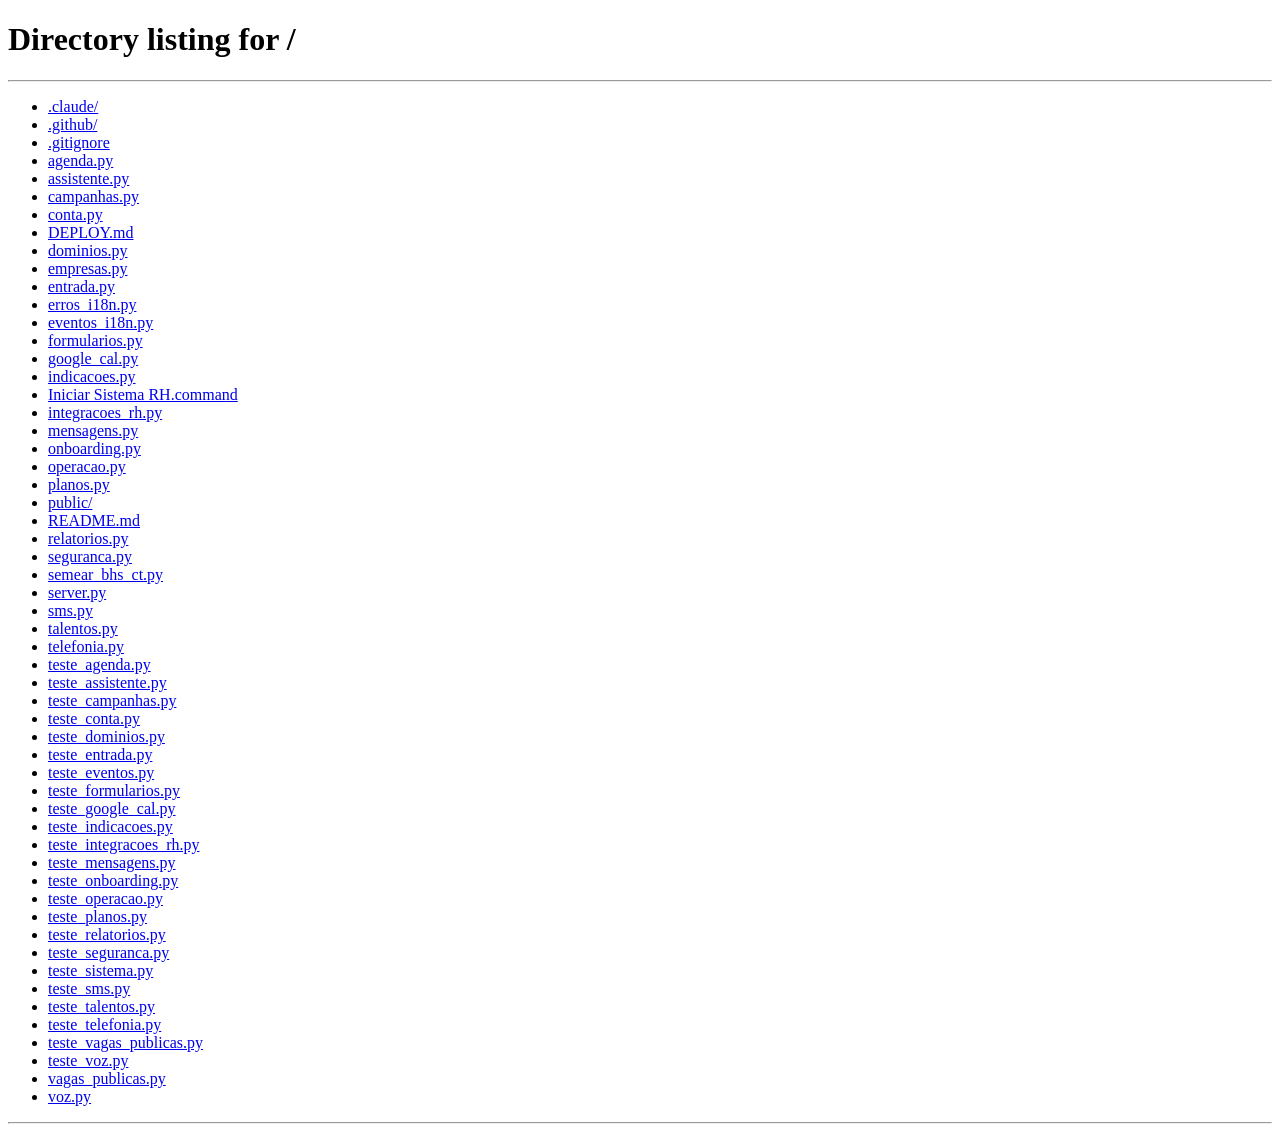
<file: public/site-novo.html>
<!DOCTYPE html><html><head><meta charset="utf-8"><meta http-equiv="refresh" content="0; url=/"><meta name="robots" content="noindex"><link rel="canonical" href="https://rh.tonybelleza.com/"></head><body><a href="/">Bússola</a></body></html>
</file>
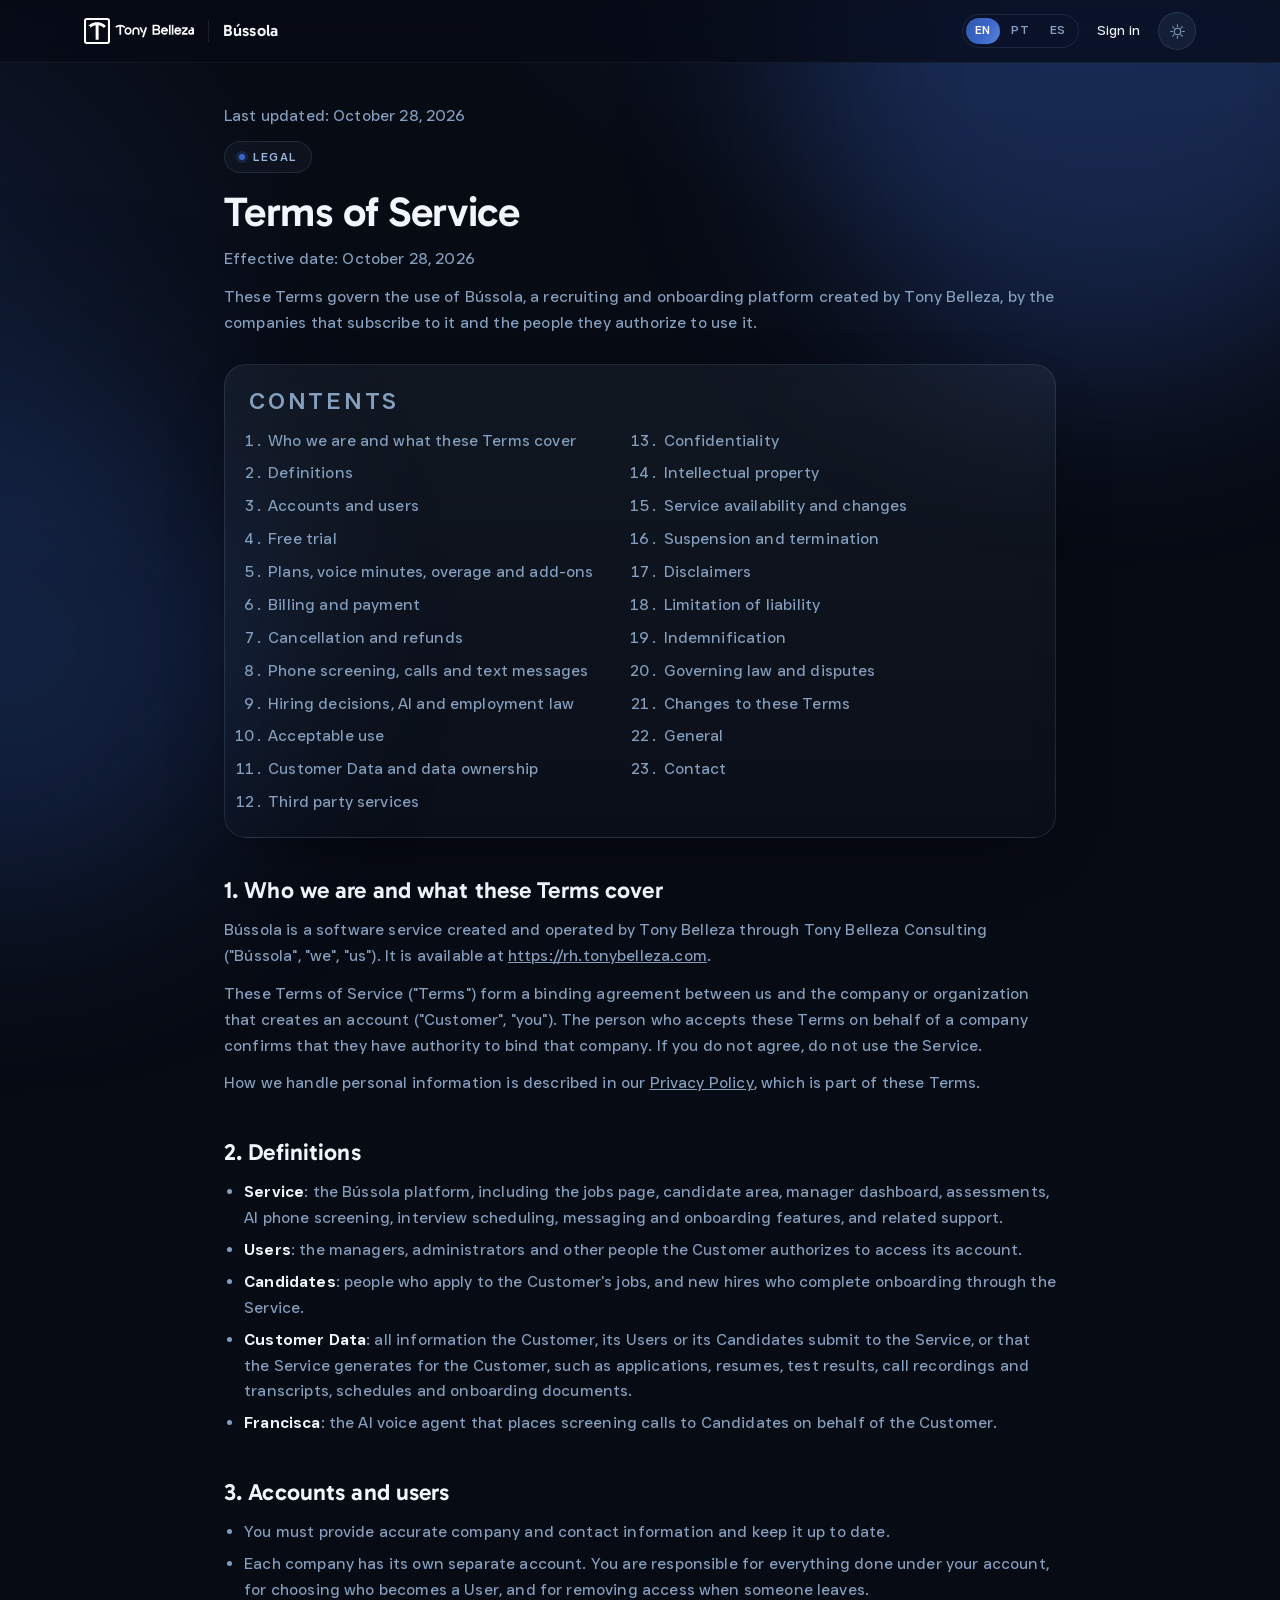
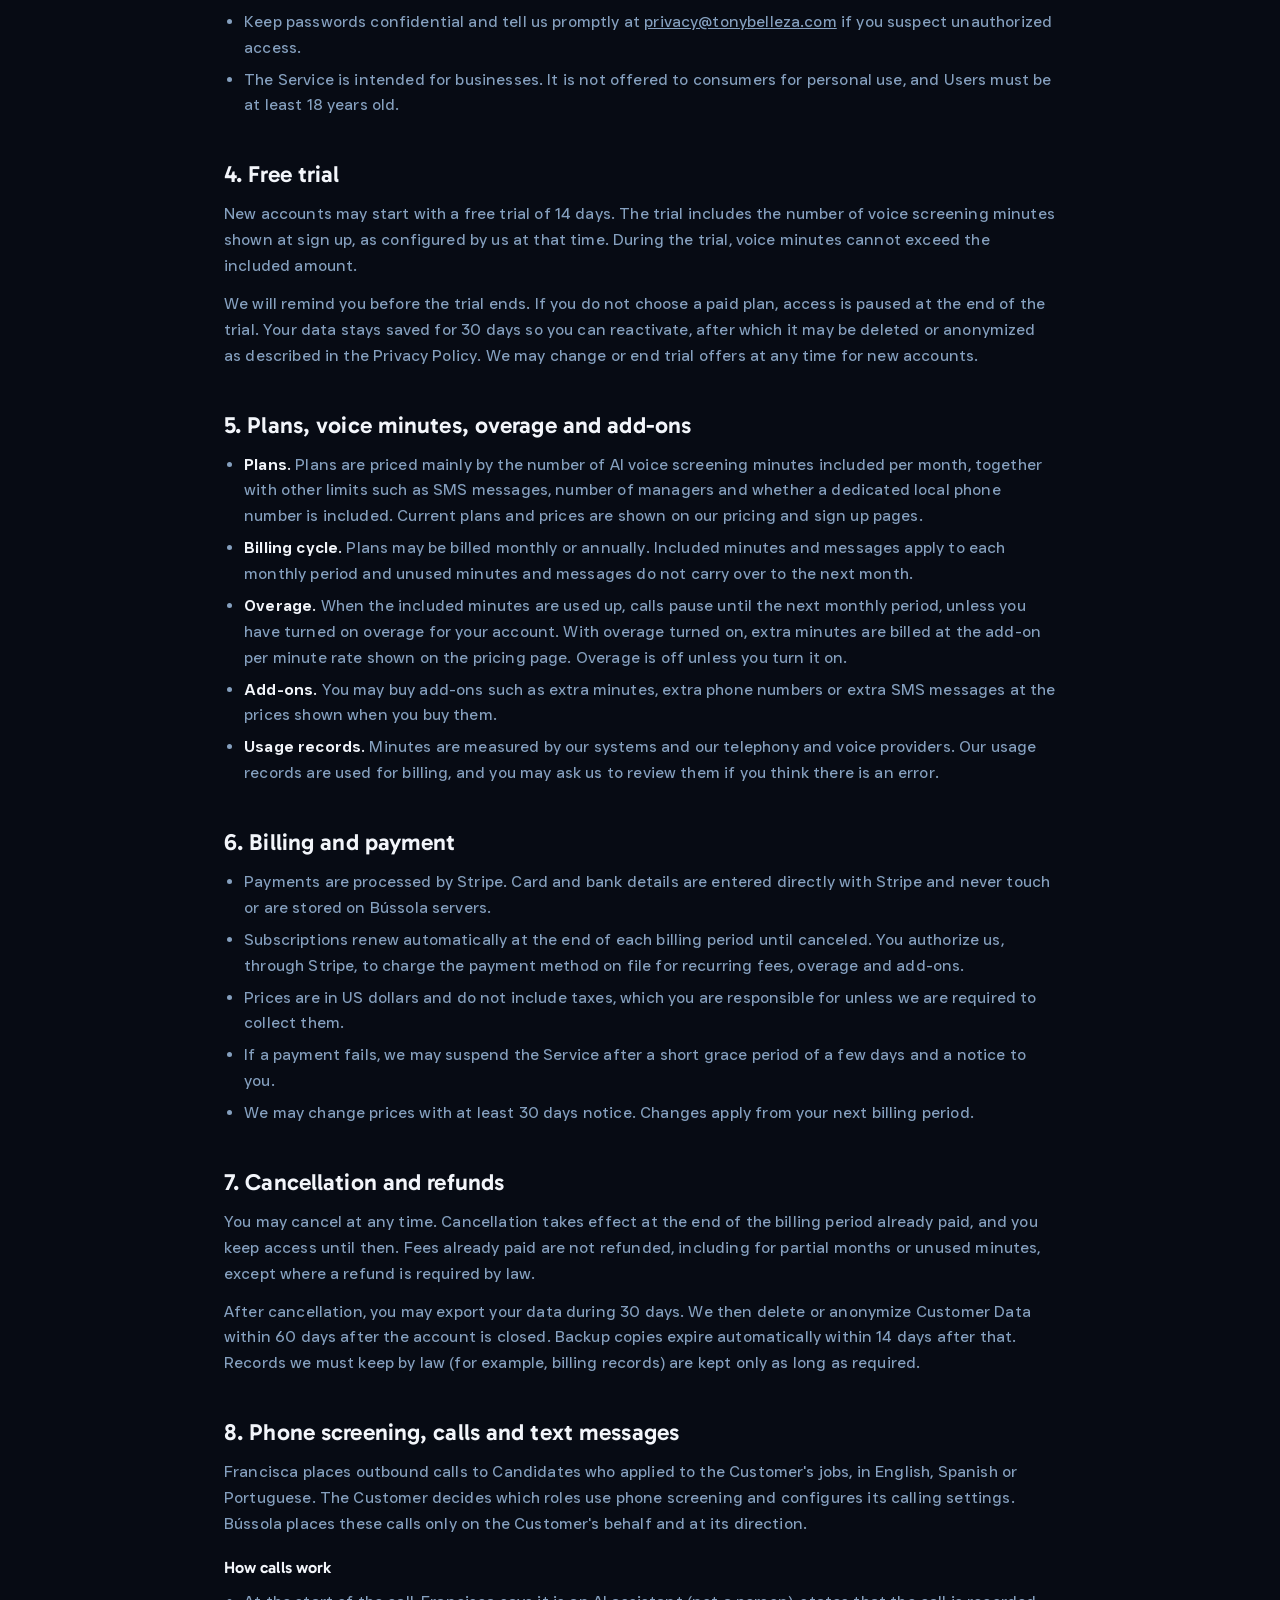
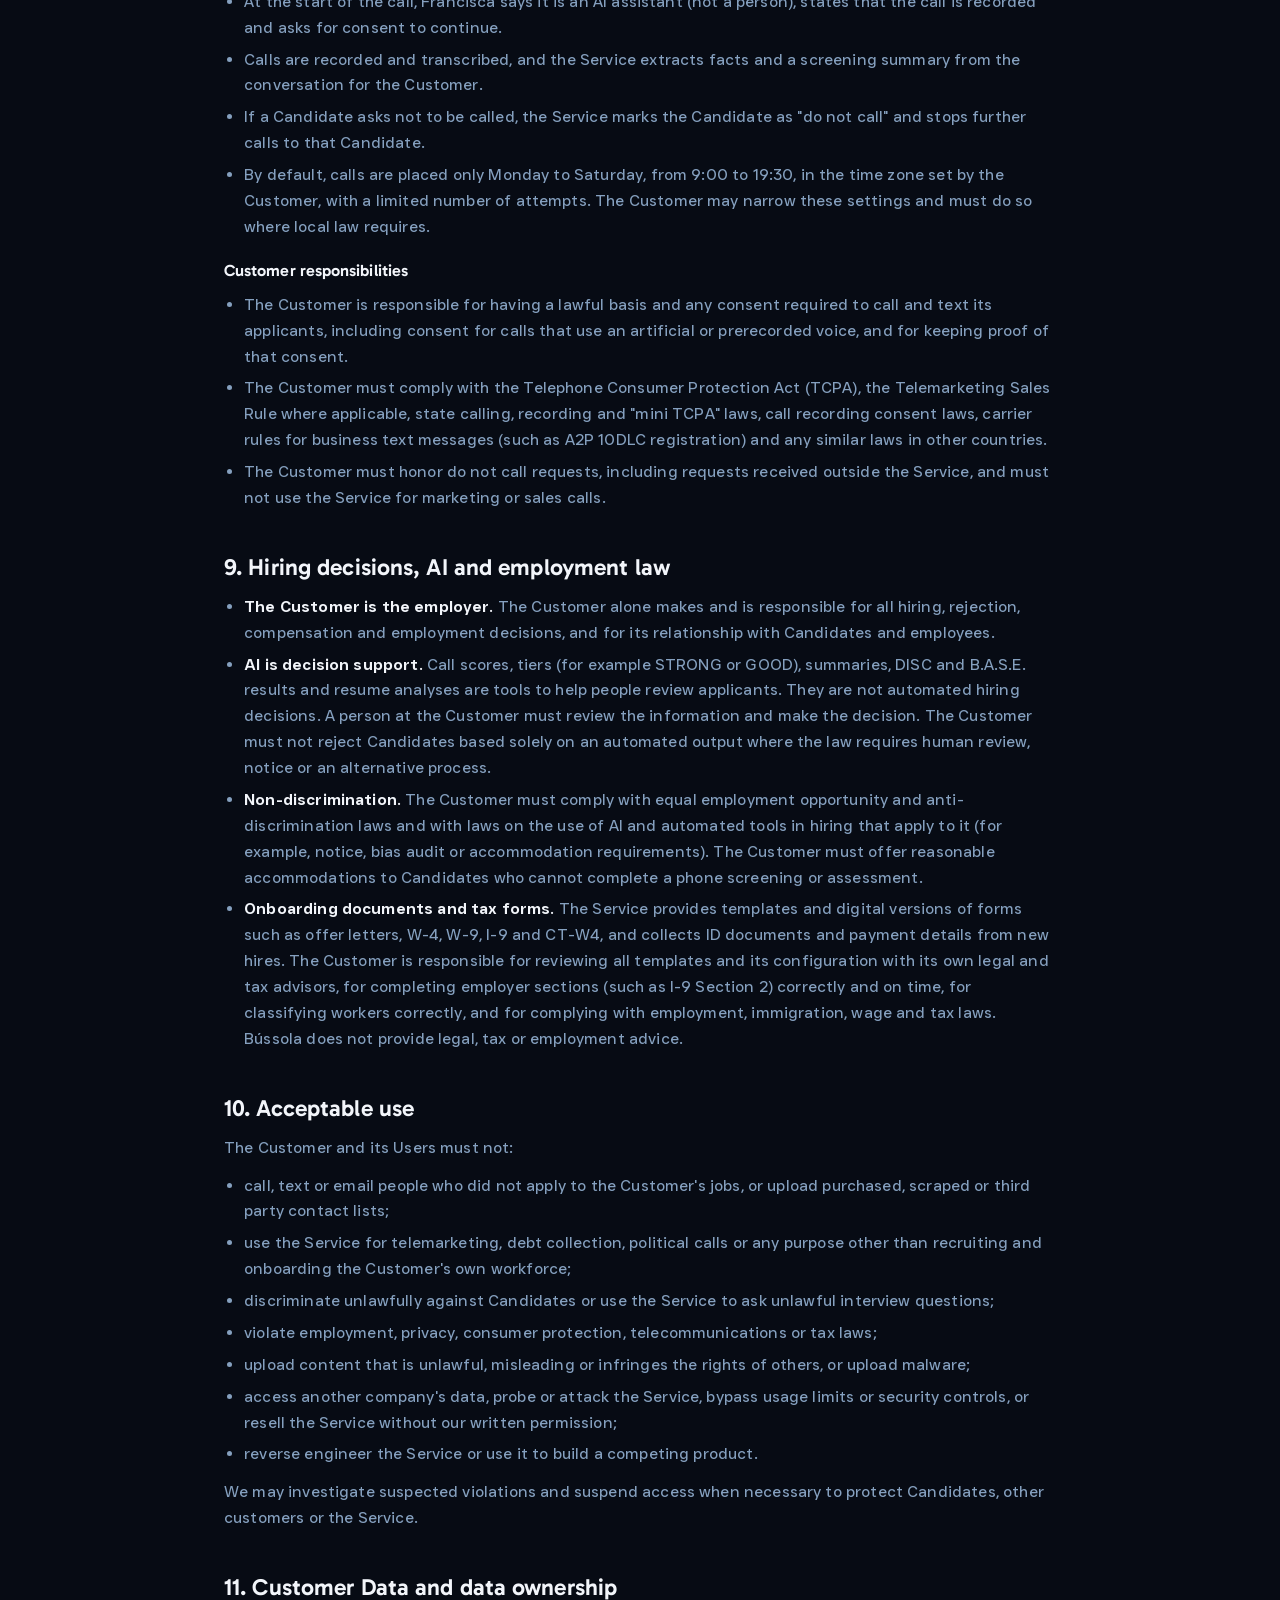
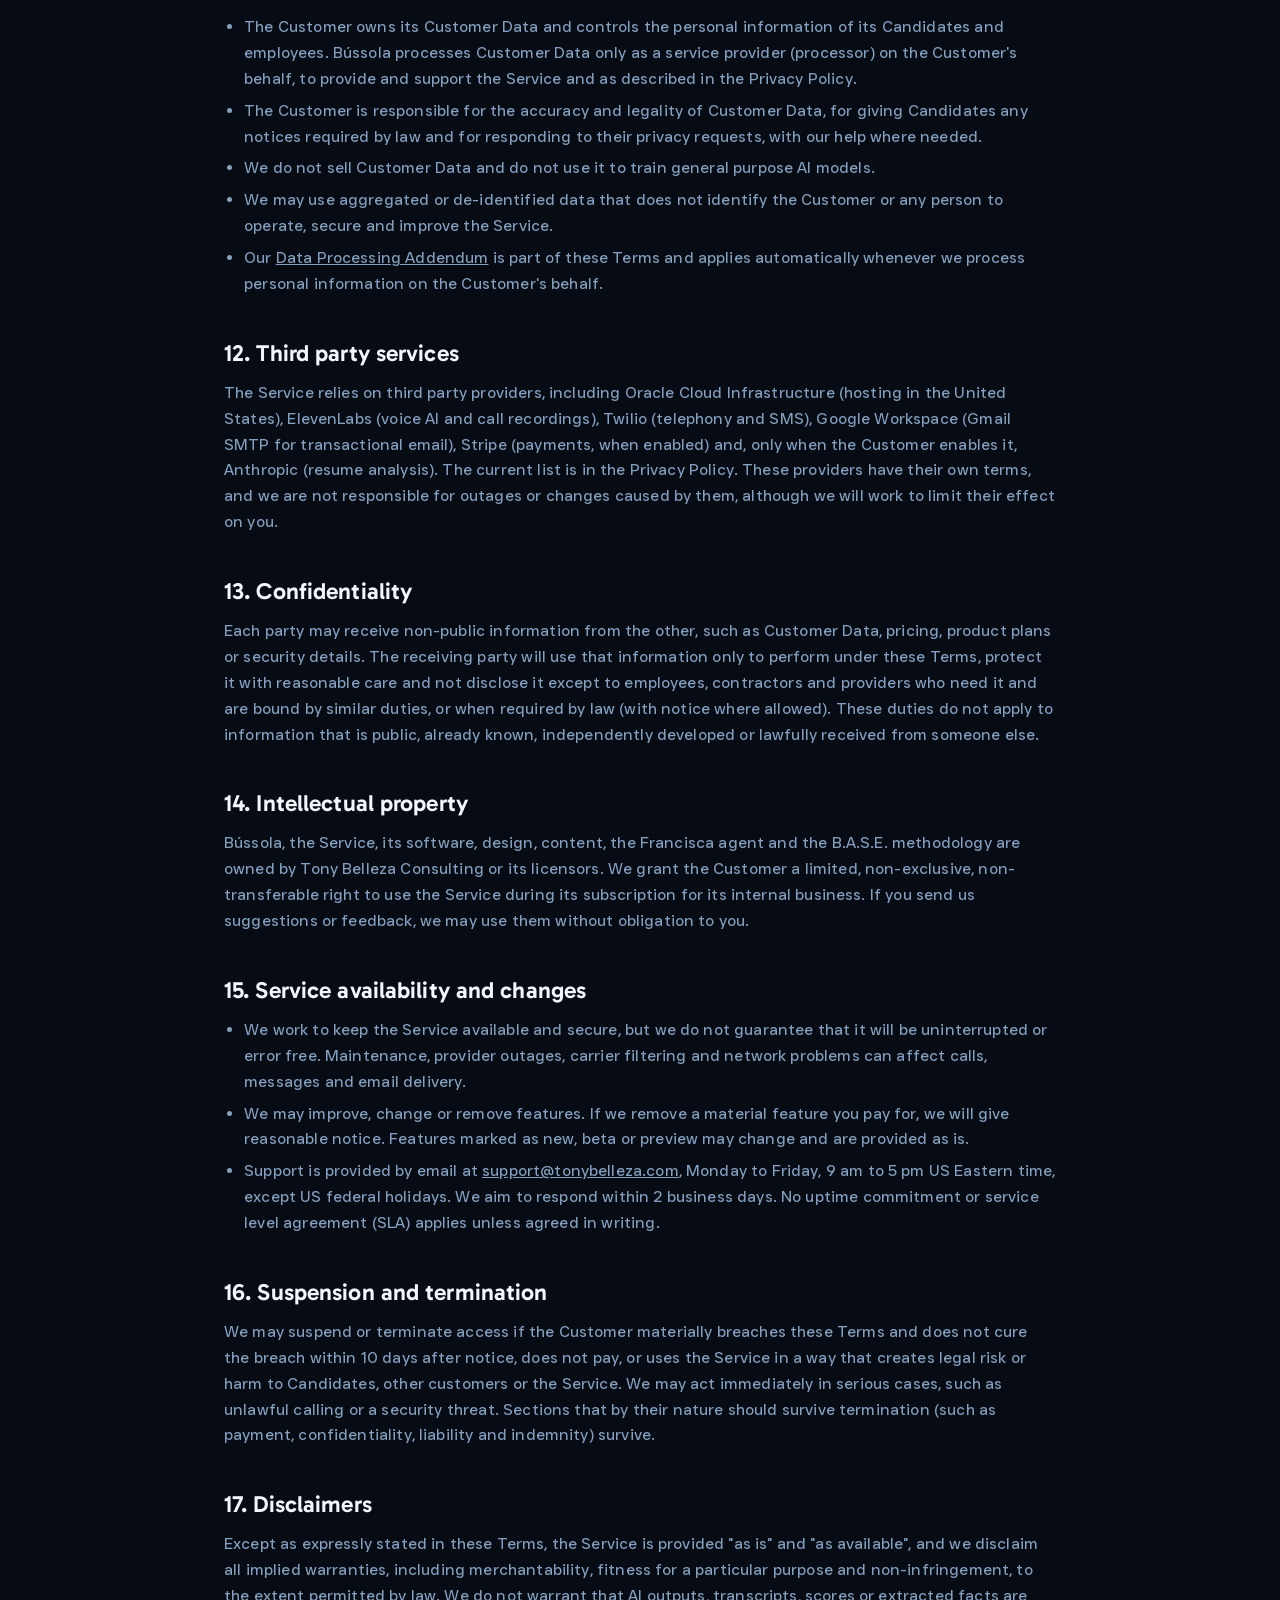
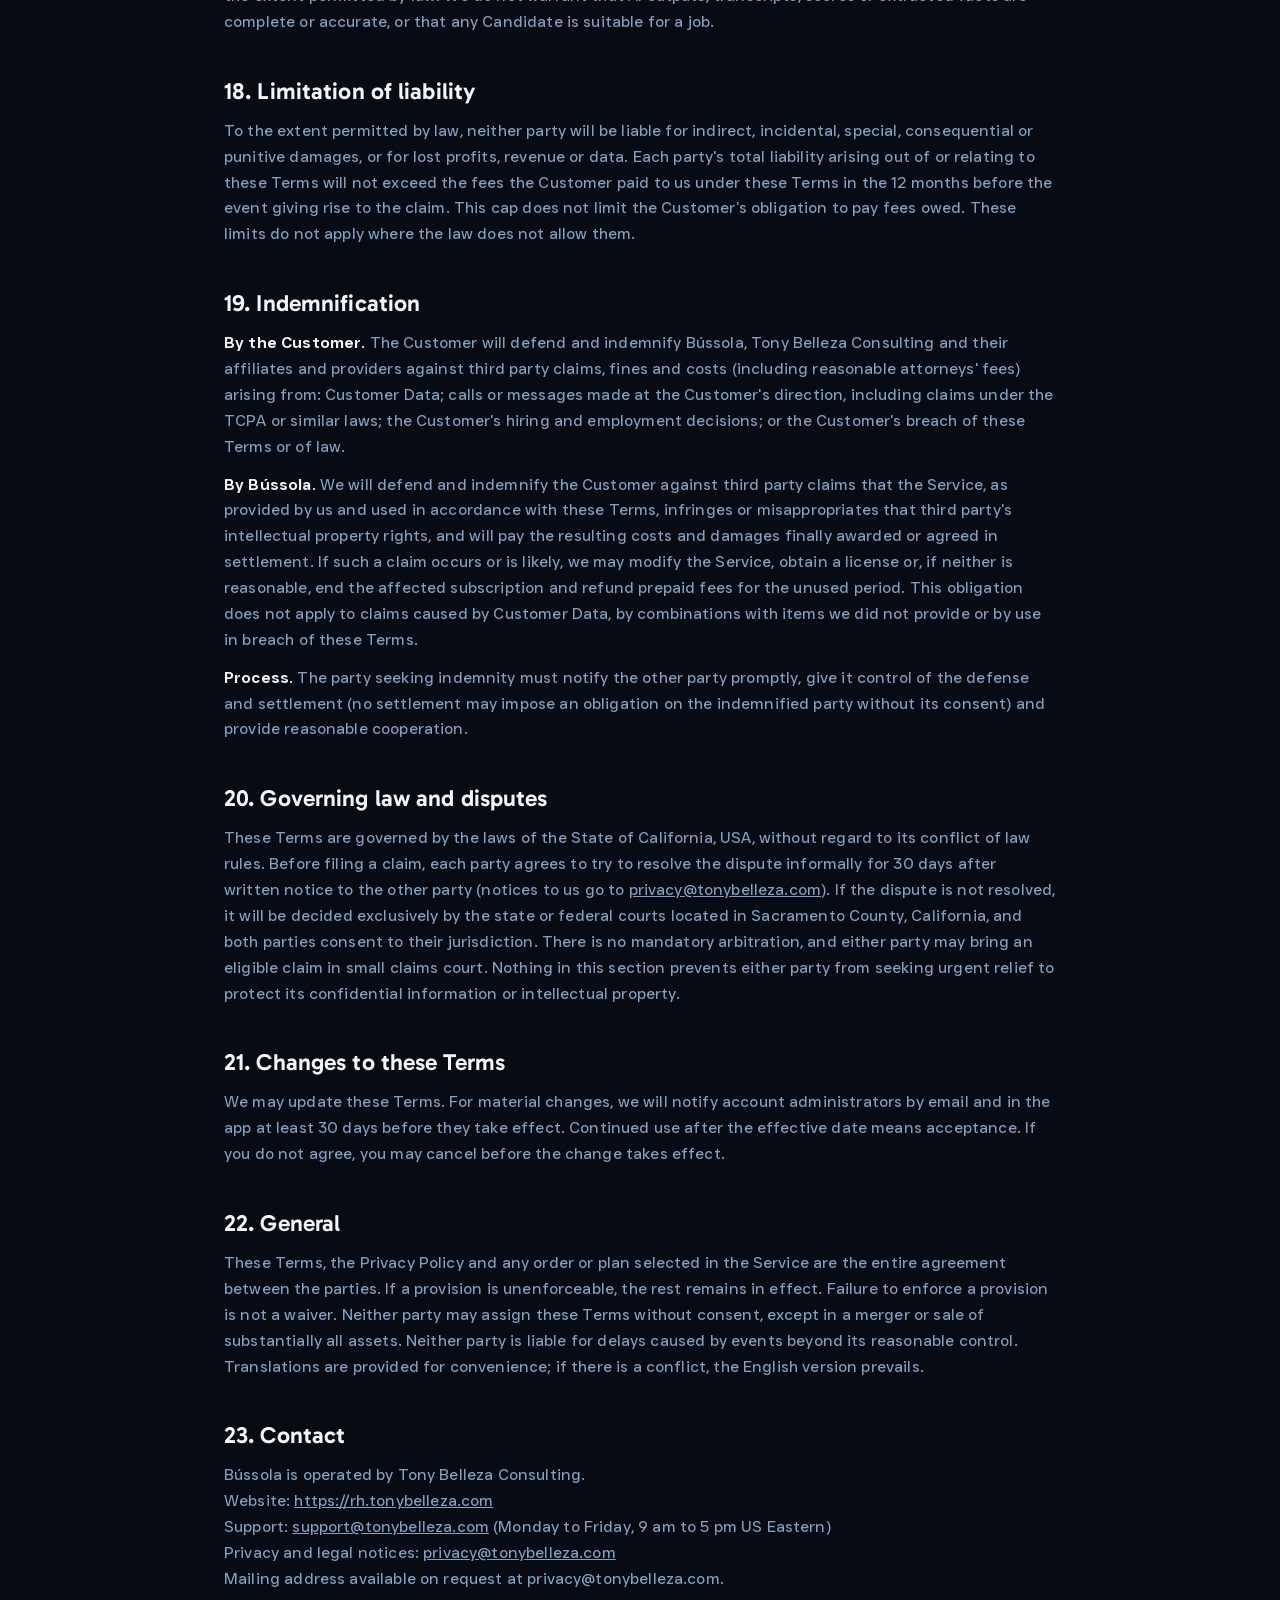
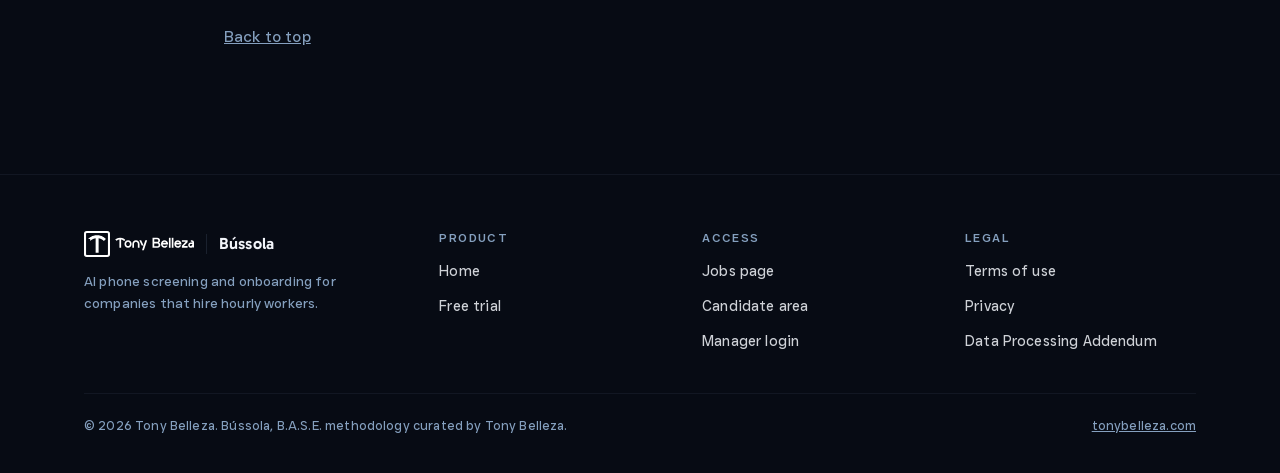
<file: public/termos.html>
<!DOCTYPE html>
<html lang="en">
<head>
  <meta charset="UTF-8">
  <meta name="viewport" content="width=device-width, initial-scale=1.0">
  <title>Terms of Service · Bússola</title>
  <meta name="description" content="Terms of Service for Bússola, the AI recruiting and onboarding platform by Tony Belleza.">
  <meta name="theme-color" content="#070B14">
  <meta name="robots" content="noindex"><!-- manter noindex até o Tony publicar -->
  <link rel="icon" type="image/svg+xml" href="img/logo-symbol-white.svg">
  <link rel="stylesheet" href="css/style.css">
  <link rel="stylesheet" href="css/landing.css">
  <script src="js/tema.js"></script>
  <style>
    /* páginas legais (mesmo bloco em termos.html, privacidade.html e dpa.html) */
    .lg-main { padding-top: 40px; padding-bottom: 72px; max-width: 880px; }
    .lg-main:focus { outline: none; }
    .lg-updated { font-size: .82rem; color: var(--text-2); margin: 0 0 4px; }
    .lg-head h1 { font-size: clamp(1.8rem, 4.4vw, 2.6rem); line-height: 1.12; letter-spacing: -.015em; margin: 16px 0 10px; }
    .lg-meta { color: var(--text-2); font-size: .9rem; margin-bottom: 14px; }
    .lg-head .lp-sub { margin-bottom: 8px; }
    .lg-toc { padding: 22px 24px; margin: 28px 0 8px; }
    .lg-toc h2 { font: 500 .76rem/1.2 var(--font-body); letter-spacing: .12em; text-transform: uppercase; color: var(--text-2); margin: 0 0 14px; }
    .lg-toc ol { columns: 2; column-gap: 28px; padding-left: 1.3em; font-size: .92rem; }
    .lg-toc li { margin-bottom: 7px; break-inside: avoid; }
    .lg-toc a { text-decoration: none; }
    .lg-toc a:hover { text-decoration: underline; }
    .lg-doc section { padding-top: 30px; }
    .lg-doc h2 { font-size: clamp(1.2rem, 2.6vw, 1.45rem); line-height: 1.25; margin-bottom: 12px; scroll-margin-top: 90px; }
    .lg-doc h3 { font-size: 1.02rem; margin: 18px 0 8px; }
    .lg-doc p, .lg-doc li { color: var(--text-2); font-size: .98rem; line-height: 1.65; }
    .lg-doc p { margin-bottom: 12px; }
    .lg-doc section ul, .lg-doc section ol { padding-left: 1.3em; margin-bottom: 12px; }
    .lg-doc section li { margin-bottom: 6px; }
    .lg-doc strong { color: var(--text); font-weight: 560; }
    .lg-doc a { overflow-wrap: anywhere; }
    .lg-tabela { overflow-x: auto; margin: 6px 0 14px; border: 1px solid var(--line); border-radius: 14px; }
    .lg-tabela table { width: 100%; border-collapse: collapse; font-size: .92rem; min-width: 520px; }
    .lg-tabela th, .lg-tabela td { text-align: left; padding: 10px 14px; border-bottom: 1px solid var(--line-soft); vertical-align: top; color: var(--text-2); }
    .lg-tabela th { color: var(--text); font-weight: 520; background: var(--surface-2); }
    .lg-tabela tr:last-child td { border-bottom: 0; }
    .lg-topo { margin-top: 32px; font-size: .9rem; }
    @media (max-width: 680px) {
      .lg-top .actions .lp-lang { display: inline-flex; }
      .lg-toc ol { columns: 1; }
      .lg-main { padding-top: 24px; }
    }
    @media (max-width: 420px) {
      .lg-top .lp-brand .sep, .lg-top .lp-brand b, .lg-top .lp-entrar { display: none; }
    }
  </style>
</head>
<body class="lp">
  <a class="lp-skip" href="#conteudo" data-t="pular">Skip to content</a>

  <header class="topbar lp-top lg-top">
    <div class="inner">
      <a class="brand lp-brand" href="/" aria-label="Bússola, Tony Belleza">
        <img src="img/logo-white.svg" alt="Tony Belleza" width="110" height="26">
        <span class="sep" aria-hidden="true"></span>
        <b>Bússola</b>
      </a>
      <div class="actions">
        <div class="lp-lang" role="group" aria-label="Language"></div>
        <a class="lp-entrar" href="/gestor" data-t="entrar">Sign in</a>
      </div>
    </div>
  </header>

  <div class="lp-bg" aria-hidden="true"></div>

  <main id="conteudo" class="lp-wrap lg-main" tabindex="-1">

    <!-- ============================================================ ENGLISH -->
    <article class="lg-doc" data-doc-lang="en" lang="en" aria-labelledby="en-titulo"
      data-title="Terms of Service · Bússola"
      data-desc="Terms of Service for Bússola, the AI recruiting and onboarding platform by Tony Belleza.">
      <p class="lg-updated">Last updated: October 28, 2026</p>

      <header class="lg-head">
        <span class="lp-eyebrow">Legal</span>
        <h1 id="en-titulo">Terms of Service</h1>
        <p class="lg-meta">Effective date: October 28, 2026</p>
        <p class="lp-sub">These Terms govern the use of Bússola, a recruiting and onboarding platform created by Tony Belleza, by the companies that subscribe to it and the people they authorize to use it.</p>
      </header>

      <nav class="lg-toc lp-glass" aria-labelledby="en-toc">
        <h2 id="en-toc">Contents</h2>
        <ol>
          <li><a href="#en-1">Who we are and what these Terms cover</a></li>
          <li><a href="#en-2">Definitions</a></li>
          <li><a href="#en-3">Accounts and users</a></li>
          <li><a href="#en-4">Free trial</a></li>
          <li><a href="#en-5">Plans, voice minutes, overage and add-ons</a></li>
          <li><a href="#en-6">Billing and payment</a></li>
          <li><a href="#en-7">Cancellation and refunds</a></li>
          <li><a href="#en-8">Phone screening, calls and text messages</a></li>
          <li><a href="#en-9">Hiring decisions, AI and employment law</a></li>
          <li><a href="#en-10">Acceptable use</a></li>
          <li><a href="#en-11">Customer Data and data ownership</a></li>
          <li><a href="#en-12">Third party services</a></li>
          <li><a href="#en-13">Confidentiality</a></li>
          <li><a href="#en-14">Intellectual property</a></li>
          <li><a href="#en-15">Service availability and changes</a></li>
          <li><a href="#en-16">Suspension and termination</a></li>
          <li><a href="#en-17">Disclaimers</a></li>
          <li><a href="#en-18">Limitation of liability</a></li>
          <li><a href="#en-19">Indemnification</a></li>
          <li><a href="#en-20">Governing law and disputes</a></li>
          <li><a href="#en-21">Changes to these Terms</a></li>
          <li><a href="#en-22">General</a></li>
          <li><a href="#en-23">Contact</a></li>
        </ol>
      </nav>

      <section aria-labelledby="en-1">
        <h2 id="en-1">1. Who we are and what these Terms cover</h2>
        <p>Bússola is a software service created and operated by Tony Belleza through Tony Belleza Consulting ("Bússola", "we", "us"). It is available at <a href="https://rh.tonybelleza.com">https://rh.tonybelleza.com</a>.</p>
        <p>These Terms of Service ("Terms") form a binding agreement between us and the company or organization that creates an account ("Customer", "you"). The person who accepts these Terms on behalf of a company confirms that they have authority to bind that company. If you do not agree, do not use the Service.</p>
        <p>How we handle personal information is described in our <a href="/privacidade.html">Privacy Policy</a>, which is part of these Terms.</p>
      </section>

      <section aria-labelledby="en-2">
        <h2 id="en-2">2. Definitions</h2>
        <ul>
          <li><strong>Service</strong>: the Bússola platform, including the jobs page, candidate area, manager dashboard, assessments, AI phone screening, interview scheduling, messaging and onboarding features, and related support.</li>
          <li><strong>Users</strong>: the managers, administrators and other people the Customer authorizes to access its account.</li>
          <li><strong>Candidates</strong>: people who apply to the Customer's jobs, and new hires who complete onboarding through the Service.</li>
          <li><strong>Customer Data</strong>: all information the Customer, its Users or its Candidates submit to the Service, or that the Service generates for the Customer, such as applications, resumes, test results, call recordings and transcripts, schedules and onboarding documents.</li>
          <li><strong>Francisca</strong>: the AI voice agent that places screening calls to Candidates on behalf of the Customer.</li>
        </ul>
      </section>

      <section aria-labelledby="en-3">
        <h2 id="en-3">3. Accounts and users</h2>
        <ul>
          <li>You must provide accurate company and contact information and keep it up to date.</li>
          <li>Each company has its own separate account. You are responsible for everything done under your account, for choosing who becomes a User, and for removing access when someone leaves.</li>
          <li>Keep passwords confidential and tell us promptly at <a href="mailto:privacy@tonybelleza.com">privacy@tonybelleza.com</a> if you suspect unauthorized access.</li>
          <li>The Service is intended for businesses. It is not offered to consumers for personal use, and Users must be at least 18 years old.</li>
        </ul>
      </section>

      <section aria-labelledby="en-4">
        <h2 id="en-4">4. Free trial</h2>
        <p>New accounts may start with a free trial of 14 days. The trial includes the number of voice screening minutes shown at sign up, as configured by us at that time. During the trial, voice minutes cannot exceed the included amount.</p>
        <p>We will remind you before the trial ends. If you do not choose a paid plan, access is paused at the end of the trial. Your data stays saved for 30 days so you can reactivate, after which it may be deleted or anonymized as described in the Privacy Policy. We may change or end trial offers at any time for new accounts.</p>
      </section>

      <section aria-labelledby="en-5">
        <h2 id="en-5">5. Plans, voice minutes, overage and add-ons</h2>
        <ul>
          <li><strong>Plans.</strong> Plans are priced mainly by the number of AI voice screening minutes included per month, together with other limits such as SMS messages, number of managers and whether a dedicated local phone number is included. Current plans and prices are shown on our pricing and sign up pages.</li>
          <li><strong>Billing cycle.</strong> Plans may be billed monthly or annually. Included minutes and messages apply to each monthly period and unused minutes and messages do not carry over to the next month.</li>
          <li><strong>Overage.</strong> When the included minutes are used up, calls pause until the next monthly period, unless you have turned on overage for your account. With overage turned on, extra minutes are billed at the add-on per minute rate shown on the pricing page. Overage is off unless you turn it on.</li>
          <li><strong>Add-ons.</strong> You may buy add-ons such as extra minutes, extra phone numbers or extra SMS messages at the prices shown when you buy them.</li>
          <li><strong>Usage records.</strong> Minutes are measured by our systems and our telephony and voice providers. Our usage records are used for billing, and you may ask us to review them if you think there is an error.</li>
        </ul>
      </section>

      <section aria-labelledby="en-6">
        <h2 id="en-6">6. Billing and payment</h2>
        <ul>
          <li>Payments are processed by Stripe. Card and bank details are entered directly with Stripe and never touch or are stored on Bússola servers.</li>
          <li>Subscriptions renew automatically at the end of each billing period until canceled. You authorize us, through Stripe, to charge the payment method on file for recurring fees, overage and add-ons.</li>
          <li>Prices are in US dollars and do not include taxes, which you are responsible for unless we are required to collect them.</li>
          <li>If a payment fails, we may suspend the Service after a short grace period of a few days and a notice to you.</li>
          <li>We may change prices with at least 30 days notice. Changes apply from your next billing period.</li>
        </ul>
      </section>

      <section aria-labelledby="en-7">
        <h2 id="en-7">7. Cancellation and refunds</h2>
        <p>You may cancel at any time. Cancellation takes effect at the end of the billing period already paid, and you keep access until then. Fees already paid are not refunded, including for partial months or unused minutes, except where a refund is required by law.</p>
        <p>After cancellation, you may export your data during 30 days. We then delete or anonymize Customer Data within 60 days after the account is closed. Backup copies expire automatically within 14 days after that. Records we must keep by law (for example, billing records) are kept only as long as required.</p>
      </section>

      <section aria-labelledby="en-8">
        <h2 id="en-8">8. Phone screening, calls and text messages</h2>
        <p>Francisca places outbound calls to Candidates who applied to the Customer's jobs, in English, Spanish or Portuguese. The Customer decides which roles use phone screening and configures its calling settings. Bússola places these calls only on the Customer's behalf and at its direction.</p>
        <h3>How calls work</h3>
        <ul>
          <li>At the start of the call, Francisca says it is an AI assistant (not a person), states that the call is recorded and asks for consent to continue.</li>
          <li>Calls are recorded and transcribed, and the Service extracts facts and a screening summary from the conversation for the Customer.</li>
          <li>If a Candidate asks not to be called, the Service marks the Candidate as "do not call" and stops further calls to that Candidate.</li>
          <li>By default, calls are placed only Monday to Saturday, from 9:00 to 19:30, in the time zone set by the Customer, with a limited number of attempts. The Customer may narrow these settings and must do so where local law requires.</li>
        </ul>
        <h3>Customer responsibilities</h3>
        <ul>
          <li>The Customer is responsible for having a lawful basis and any consent required to call and text its applicants, including consent for calls that use an artificial or prerecorded voice, and for keeping proof of that consent.</li>
          <li>The Customer must comply with the Telephone Consumer Protection Act (TCPA), the Telemarketing Sales Rule where applicable, state calling, recording and "mini TCPA" laws, call recording consent laws, carrier rules for business text messages (such as A2P 10DLC registration) and any similar laws in other countries.</li>
          <li>The Customer must honor do not call requests, including requests received outside the Service, and must not use the Service for marketing or sales calls.</li>
        </ul>
      </section>

      <section aria-labelledby="en-9">
        <h2 id="en-9">9. Hiring decisions, AI and employment law</h2>
        <ul>
          <li><strong>The Customer is the employer.</strong> The Customer alone makes and is responsible for all hiring, rejection, compensation and employment decisions, and for its relationship with Candidates and employees.</li>
          <li><strong>AI is decision support.</strong> Call scores, tiers (for example STRONG or GOOD), summaries, DISC and B.A.S.E. results and resume analyses are tools to help people review applicants. They are not automated hiring decisions. A person at the Customer must review the information and make the decision. The Customer must not reject Candidates based solely on an automated output where the law requires human review, notice or an alternative process.</li>
          <li><strong>Non-discrimination.</strong> The Customer must comply with equal employment opportunity and anti-discrimination laws and with laws on the use of AI and automated tools in hiring that apply to it (for example, notice, bias audit or accommodation requirements). The Customer must offer reasonable accommodations to Candidates who cannot complete a phone screening or assessment.</li>
          <li><strong>Onboarding documents and tax forms.</strong> The Service provides templates and digital versions of forms such as offer letters, W-4, W-9, I-9 and CT-W4, and collects ID documents and payment details from new hires. The Customer is responsible for reviewing all templates and its configuration with its own legal and tax advisors, for completing employer sections (such as I-9 Section 2) correctly and on time, for classifying workers correctly, and for complying with employment, immigration, wage and tax laws. Bússola does not provide legal, tax or employment advice.</li>
        </ul>
      </section>

      <section aria-labelledby="en-10">
        <h2 id="en-10">10. Acceptable use</h2>
        <p>The Customer and its Users must not:</p>
        <ul>
          <li>call, text or email people who did not apply to the Customer's jobs, or upload purchased, scraped or third party contact lists;</li>
          <li>use the Service for telemarketing, debt collection, political calls or any purpose other than recruiting and onboarding the Customer's own workforce;</li>
          <li>discriminate unlawfully against Candidates or use the Service to ask unlawful interview questions;</li>
          <li>violate employment, privacy, consumer protection, telecommunications or tax laws;</li>
          <li>upload content that is unlawful, misleading or infringes the rights of others, or upload malware;</li>
          <li>access another company's data, probe or attack the Service, bypass usage limits or security controls, or resell the Service without our written permission;</li>
          <li>reverse engineer the Service or use it to build a competing product.</li>
        </ul>
        <p>We may investigate suspected violations and suspend access when necessary to protect Candidates, other customers or the Service.</p>
      </section>

      <section aria-labelledby="en-11">
        <h2 id="en-11">11. Customer Data and data ownership</h2>
        <ul>
          <li>The Customer owns its Customer Data and controls the personal information of its Candidates and employees. Bússola processes Customer Data only as a service provider (processor) on the Customer's behalf, to provide and support the Service and as described in the Privacy Policy.</li>
          <li>The Customer is responsible for the accuracy and legality of Customer Data, for giving Candidates any notices required by law and for responding to their privacy requests, with our help where needed.</li>
          <li>We do not sell Customer Data and do not use it to train general purpose AI models.</li>
          <li>We may use aggregated or de-identified data that does not identify the Customer or any person to operate, secure and improve the Service.</li>
          <li>Our <a href="/dpa.html">Data Processing Addendum</a> is part of these Terms and applies automatically whenever we process personal information on the Customer's behalf.</li>
        </ul>
      </section>

      <section aria-labelledby="en-12">
        <h2 id="en-12">12. Third party services</h2>
        <p>The Service relies on third party providers, including Oracle Cloud Infrastructure (hosting in the United States), ElevenLabs (voice AI and call recordings), Twilio (telephony and SMS), Google Workspace (Gmail SMTP for transactional email), Stripe (payments, when enabled) and, only when the Customer enables it, Anthropic (resume analysis). The current list is in the Privacy Policy. These providers have their own terms, and we are not responsible for outages or changes caused by them, although we will work to limit their effect on you.</p>
      </section>

      <section aria-labelledby="en-13">
        <h2 id="en-13">13. Confidentiality</h2>
        <p>Each party may receive non-public information from the other, such as Customer Data, pricing, product plans or security details. The receiving party will use that information only to perform under these Terms, protect it with reasonable care and not disclose it except to employees, contractors and providers who need it and are bound by similar duties, or when required by law (with notice where allowed). These duties do not apply to information that is public, already known, independently developed or lawfully received from someone else.</p>
      </section>

      <section aria-labelledby="en-14">
        <h2 id="en-14">14. Intellectual property</h2>
        <p>Bússola, the Service, its software, design, content, the Francisca agent and the B.A.S.E. methodology are owned by Tony Belleza Consulting or its licensors. We grant the Customer a limited, non-exclusive, non-transferable right to use the Service during its subscription for its internal business. If you send us suggestions or feedback, we may use them without obligation to you.</p>
      </section>

      <section aria-labelledby="en-15">
        <h2 id="en-15">15. Service availability and changes</h2>
        <ul>
          <li>We work to keep the Service available and secure, but we do not guarantee that it will be uninterrupted or error free. Maintenance, provider outages, carrier filtering and network problems can affect calls, messages and email delivery.</li>
          <li>We may improve, change or remove features. If we remove a material feature you pay for, we will give reasonable notice. Features marked as new, beta or preview may change and are provided as is.</li>
          <li>Support is provided by email at <a href="mailto:support@tonybelleza.com">support@tonybelleza.com</a>, Monday to Friday, 9 am to 5 pm US Eastern time, except US federal holidays. We aim to respond within 2 business days. No uptime commitment or service level agreement (SLA) applies unless agreed in writing.</li>
        </ul>
      </section>

      <section aria-labelledby="en-16">
        <h2 id="en-16">16. Suspension and termination</h2>
        <p>We may suspend or terminate access if the Customer materially breaches these Terms and does not cure the breach within 10 days after notice, does not pay, or uses the Service in a way that creates legal risk or harm to Candidates, other customers or the Service. We may act immediately in serious cases, such as unlawful calling or a security threat. Sections that by their nature should survive termination (such as payment, confidentiality, liability and indemnity) survive.</p>
      </section>

      <section aria-labelledby="en-17">
        <h2 id="en-17">17. Disclaimers</h2>
        <p>Except as expressly stated in these Terms, the Service is provided "as is" and "as available", and we disclaim all implied warranties, including merchantability, fitness for a particular purpose and non-infringement, to the extent permitted by law. We do not warrant that AI outputs, transcripts, scores or extracted facts are complete or accurate, or that any Candidate is suitable for a job.</p>
      </section>

      <section aria-labelledby="en-18">
        <h2 id="en-18">18. Limitation of liability</h2>
        <p>To the extent permitted by law, neither party will be liable for indirect, incidental, special, consequential or punitive damages, or for lost profits, revenue or data. Each party's total liability arising out of or relating to these Terms will not exceed the fees the Customer paid to us under these Terms in the 12 months before the event giving rise to the claim. This cap does not limit the Customer's obligation to pay fees owed. These limits do not apply where the law does not allow them.</p>
      </section>

      <section aria-labelledby="en-19">
        <h2 id="en-19">19. Indemnification</h2>
        <p><strong>By the Customer.</strong> The Customer will defend and indemnify Bússola, Tony Belleza Consulting and their affiliates and providers against third party claims, fines and costs (including reasonable attorneys' fees) arising from: Customer Data; calls or messages made at the Customer's direction, including claims under the TCPA or similar laws; the Customer's hiring and employment decisions; or the Customer's breach of these Terms or of law.</p>
        <p><strong>By Bússola.</strong> We will defend and indemnify the Customer against third party claims that the Service, as provided by us and used in accordance with these Terms, infringes or misappropriates that third party's intellectual property rights, and will pay the resulting costs and damages finally awarded or agreed in settlement. If such a claim occurs or is likely, we may modify the Service, obtain a license or, if neither is reasonable, end the affected subscription and refund prepaid fees for the unused period. This obligation does not apply to claims caused by Customer Data, by combinations with items we did not provide or by use in breach of these Terms.</p>
        <p><strong>Process.</strong> The party seeking indemnity must notify the other party promptly, give it control of the defense and settlement (no settlement may impose an obligation on the indemnified party without its consent) and provide reasonable cooperation.</p>
      </section>

      <section aria-labelledby="en-20">
        <h2 id="en-20">20. Governing law and disputes</h2>
        <p>These Terms are governed by the laws of the State of California, USA, without regard to its conflict of law rules. Before filing a claim, each party agrees to try to resolve the dispute informally for 30 days after written notice to the other party (notices to us go to <a href="mailto:privacy@tonybelleza.com">privacy@tonybelleza.com</a>). If the dispute is not resolved, it will be decided exclusively by the state or federal courts located in Sacramento County, California, and both parties consent to their jurisdiction. There is no mandatory arbitration, and either party may bring an eligible claim in small claims court. Nothing in this section prevents either party from seeking urgent relief to protect its confidential information or intellectual property.</p>
      </section>

      <section aria-labelledby="en-21">
        <h2 id="en-21">21. Changes to these Terms</h2>
        <p>We may update these Terms. For material changes, we will notify account administrators by email and in the app at least 30 days before they take effect. Continued use after the effective date means acceptance. If you do not agree, you may cancel before the change takes effect.</p>
      </section>

      <section aria-labelledby="en-22">
        <h2 id="en-22">22. General</h2>
        <p>These Terms, the Privacy Policy and any order or plan selected in the Service are the entire agreement between the parties. If a provision is unenforceable, the rest remains in effect. Failure to enforce a provision is not a waiver. Neither party may assign these Terms without consent, except in a merger or sale of substantially all assets. Neither party is liable for delays caused by events beyond its reasonable control. Translations are provided for convenience; if there is a conflict, the English version prevails.</p>
      </section>

      <section aria-labelledby="en-23">
        <h2 id="en-23">23. Contact</h2>
        <p>Bússola is operated by Tony Belleza Consulting.<br>
        Website: <a href="https://rh.tonybelleza.com">https://rh.tonybelleza.com</a><br>
        Support: <a href="mailto:support@tonybelleza.com">support@tonybelleza.com</a> (Monday to Friday, 9 am to 5 pm US Eastern)<br>
        Privacy and legal notices: <a href="mailto:privacy@tonybelleza.com">privacy@tonybelleza.com</a><br>
        Mailing address available on request at privacy@tonybelleza.com.</p>
      </section>

      <p class="lg-topo"><a href="#conteudo">Back to top</a></p>
    </article>

    <!-- ============================================================ PORTUGUÊS -->
    <article class="lg-doc" data-doc-lang="pt" lang="pt-BR" aria-labelledby="pt-titulo" hidden
      data-title="Termos de Uso · Bússola"
      data-desc="Termos de Uso da Bússola, plataforma de recrutamento e onboarding com IA de Tony Belleza.">
      <p class="lg-updated">Última atualização: 28 de outubro de 2026</p>

      <header class="lg-head">
        <span class="lp-eyebrow">Legal</span>
        <h1 id="pt-titulo">Termos de Uso</h1>
        <p class="lg-meta">Data de vigência: 28 de outubro de 2026</p>
        <p class="lp-sub">Estes Termos regem o uso da Bússola, plataforma de recrutamento e onboarding criada por Tony Belleza, pelas empresas que a assinam e pelas pessoas que elas autorizam a usá-la.</p>
      </header>

      <nav class="lg-toc lp-glass" aria-labelledby="pt-toc">
        <h2 id="pt-toc">Sumário</h2>
        <ol>
          <li><a href="#pt-1">Quem somos e o que estes Termos cobrem</a></li>
          <li><a href="#pt-2">Definições</a></li>
          <li><a href="#pt-3">Contas e usuários</a></li>
          <li><a href="#pt-4">Teste grátis</a></li>
          <li><a href="#pt-5">Planos, minutos de voz, excedente e adicionais</a></li>
          <li><a href="#pt-6">Cobrança e pagamento</a></li>
          <li><a href="#pt-7">Cancelamento e reembolsos</a></li>
          <li><a href="#pt-8">Triagem por telefone, ligações e SMS</a></li>
          <li><a href="#pt-9">Decisões de contratação, IA e leis trabalhistas</a></li>
          <li><a href="#pt-10">Uso aceitável</a></li>
          <li><a href="#pt-11">Dados do Cliente e propriedade dos dados</a></li>
          <li><a href="#pt-12">Serviços de terceiros</a></li>
          <li><a href="#pt-13">Confidencialidade</a></li>
          <li><a href="#pt-14">Propriedade intelectual</a></li>
          <li><a href="#pt-15">Disponibilidade e mudanças no Serviço</a></li>
          <li><a href="#pt-16">Suspensão e encerramento</a></li>
          <li><a href="#pt-17">Isenção de garantias</a></li>
          <li><a href="#pt-18">Limitação de responsabilidade</a></li>
          <li><a href="#pt-19">Indenização</a></li>
          <li><a href="#pt-20">Lei aplicável e disputas</a></li>
          <li><a href="#pt-21">Mudanças nestes Termos</a></li>
          <li><a href="#pt-22">Disposições gerais</a></li>
          <li><a href="#pt-23">Contato</a></li>
        </ol>
      </nav>

      <section aria-labelledby="pt-1">
        <h2 id="pt-1">1. Quem somos e o que estes Termos cobrem</h2>
        <p>A Bússola é um serviço de software criado e operado por Tony Belleza por meio de Tony Belleza Consulting ("Bússola", "nós"). Ele está disponível em <a href="https://rh.tonybelleza.com">https://rh.tonybelleza.com</a>.</p>
        <p>Estes Termos de Uso ("Termos") são um contrato vinculante entre nós e a empresa ou organização que cria uma conta ("Cliente", "você"). Quem aceita estes Termos em nome de uma empresa confirma que tem poderes para obrigá-la. Se não concordar, não use o Serviço.</p>
        <p>A forma como tratamos dados pessoais está descrita na nossa <a href="/privacidade.html">Política de Privacidade</a>, que faz parte destes Termos.</p>
      </section>

      <section aria-labelledby="pt-2">
        <h2 id="pt-2">2. Definições</h2>
        <ul>
          <li><strong>Serviço</strong>: a plataforma Bússola, incluindo página de vagas, área do candidato, painel do gestor, testes, triagem por telefone com IA, agendamento de entrevistas, mensagens e onboarding, além do suporte relacionado.</li>
          <li><strong>Usuários</strong>: gestores, administradores e outras pessoas que o Cliente autoriza a acessar sua conta.</li>
          <li><strong>Candidatos</strong>: pessoas que se candidatam às vagas do Cliente e novos contratados que fazem o onboarding pelo Serviço.</li>
          <li><strong>Dados do Cliente</strong>: todas as informações que o Cliente, seus Usuários ou seus Candidatos enviam ao Serviço, ou que o Serviço gera para o Cliente, como candidaturas, currículos, resultados de testes, gravações e transcrições de ligações, agendas e documentos de onboarding.</li>
          <li><strong>Francisca</strong>: a agente de voz com IA que faz ligações de triagem para Candidatos em nome do Cliente.</li>
        </ul>
      </section>

      <section aria-labelledby="pt-3">
        <h2 id="pt-3">3. Contas e usuários</h2>
        <ul>
          <li>Você deve informar dados corretos da empresa e de contato e mantê-los atualizados.</li>
          <li>Cada empresa tem sua própria conta, separada das demais. Você responde por tudo o que é feito na sua conta, por escolher quem será Usuário e por remover o acesso de quem sair.</li>
          <li>Mantenha as senhas em sigilo e avise-nos logo em <a href="mailto:privacy@tonybelleza.com">privacy@tonybelleza.com</a> se suspeitar de acesso não autorizado.</li>
          <li>O Serviço é voltado a empresas. Ele não é oferecido a consumidores para uso pessoal, e os Usuários devem ter pelo menos 18 anos.</li>
        </ul>
      </section>

      <section aria-labelledby="pt-4">
        <h2 id="pt-4">4. Teste grátis</h2>
        <p>Novas contas podem começar com um teste grátis de 14 dias. O teste inclui a quantidade de minutos de triagem por voz exibida no cadastro, conforme configurada por nós naquele momento. Durante o teste, o uso de minutos não pode passar do que está incluído.</p>
        <p>Avisaremos antes do fim do teste. Se você não escolher um plano pago, o acesso é pausado ao fim do teste. Seus dados ficam guardados por 30 dias para que você possa reativar a conta; depois disso, podem ser excluídos ou anonimizados conforme a Política de Privacidade. Podemos alterar ou encerrar ofertas de teste para novas contas a qualquer momento.</p>
      </section>

      <section aria-labelledby="pt-5">
        <h2 id="pt-5">5. Planos, minutos de voz, excedente e adicionais</h2>
        <ul>
          <li><strong>Planos.</strong> Os planos são definidos principalmente pela quantidade de minutos de triagem por voz com IA incluídos por mês, junto com outros limites, como mensagens SMS, número de gestores e se há um número de telefone local exclusivo. Os planos e preços atuais aparecem nas nossas páginas de preços e de assinatura.</li>
          <li><strong>Ciclo de cobrança.</strong> Os planos podem ser cobrados por mês ou por ano. Os minutos e mensagens incluídos valem para cada período mensal e os minutos e mensagens não usados não passam para o mês seguinte.</li>
          <li><strong>Excedente.</strong> Quando os minutos incluídos acabam, as ligações ficam pausadas até o próximo período mensal, a menos que você tenha ativado o excedente na sua conta. Com o excedente ativado, os minutos extras são cobrados pelo valor por minuto do adicional exibido na página de preços. O excedente fica desligado até você ativá-lo.</li>
          <li><strong>Adicionais.</strong> Você pode comprar adicionais, como minutos extras, números de telefone extras ou SMS extras, pelos preços exibidos na compra.</li>
          <li><strong>Registros de uso.</strong> Os minutos são medidos pelos nossos sistemas e pelos nossos provedores de telefonia e voz. Nossos registros de uso são a base da cobrança, e você pode pedir uma revisão se achar que há erro.</li>
        </ul>
      </section>

      <section aria-labelledby="pt-6">
        <h2 id="pt-6">6. Cobrança e pagamento</h2>
        <ul>
          <li>Os pagamentos são processados pela Stripe. Dados de cartão e de banco são digitados diretamente na Stripe e nunca passam nem ficam guardados nos servidores da Bússola.</li>
          <li>As assinaturas renovam automaticamente ao fim de cada período até serem canceladas. Você nos autoriza, por meio da Stripe, a cobrar no meio de pagamento cadastrado as mensalidades, o excedente e os adicionais.</li>
          <li>Os preços são em dólares americanos e não incluem impostos, que são de sua responsabilidade, salvo quando formos obrigados a recolhê-los.</li>
          <li>Se um pagamento falhar, podemos suspender o Serviço depois de um curto período de tolerância de alguns dias e de um aviso a você.</li>
          <li>Podemos mudar os preços com pelo menos 30 dias de aviso. As mudanças valem a partir do seu próximo período de cobrança.</li>
        </ul>
      </section>

      <section aria-labelledby="pt-7">
        <h2 id="pt-7">7. Cancelamento e reembolsos</h2>
        <p>Você pode cancelar a qualquer momento. O cancelamento vale ao fim do período de cobrança já pago, e você mantém o acesso até lá. Valores já pagos não são reembolsados, inclusive por meses parciais ou minutos não usados, salvo quando a lei exigir o reembolso.</p>
        <p>Depois do cancelamento, você pode exportar seus dados durante 30 dias. Depois, excluímos ou anonimizamos os Dados do Cliente em até 60 dias após o encerramento da conta. As cópias de segurança expiram automaticamente em até 14 dias depois disso. Registros que a lei nos obriga a manter (por exemplo, registros de cobrança) são guardados apenas pelo tempo exigido.</p>
      </section>

      <section aria-labelledby="pt-8">
        <h2 id="pt-8">8. Triagem por telefone, ligações e SMS</h2>
        <p>A Francisca faz ligações para Candidatos que se candidataram às vagas do Cliente, em inglês, espanhol ou português. O Cliente decide quais cargos usam a triagem por telefone e configura suas regras de ligação. A Bússola faz essas ligações apenas em nome do Cliente e sob sua orientação.</p>
        <h3>Como as ligações funcionam</h3>
        <ul>
          <li>No início da ligação, a Francisca diz que é uma assistente de IA (não uma pessoa), informa que a ligação é gravada e pede consentimento para continuar.</li>
          <li>As ligações são gravadas e transcritas, e o Serviço extrai fatos e um resumo da triagem para o Cliente.</li>
          <li>Se o Candidato pedir para não ser chamado, o Serviço o marca como "não ligar" e interrompe novas ligações para ele.</li>
          <li>Por padrão, as ligações acontecem só de segunda a sábado, das 9:00 às 19:30, no fuso horário definido pelo Cliente, com número limitado de tentativas. O Cliente pode restringir essas regras e deve fazê-lo quando a lei local exigir.</li>
        </ul>
        <h3>Responsabilidades do Cliente</h3>
        <ul>
          <li>O Cliente é responsável por ter base legal e qualquer consentimento exigido para ligar e enviar SMS aos seus candidatos, incluindo o consentimento para ligações com voz artificial ou pré-gravada, e por guardar a prova desse consentimento.</li>
          <li>O Cliente deve cumprir a Telephone Consumer Protection Act (TCPA), a Telemarketing Sales Rule quando aplicável, as leis estaduais sobre ligações e gravação (as "mini TCPA"), as leis de consentimento para gravação, as regras das operadoras para SMS comerciais (como o registro A2P 10DLC) e leis semelhantes de outros países.</li>
          <li>O Cliente deve respeitar pedidos de não ligar, inclusive os recebidos fora do Serviço, e não pode usar o Serviço para ligações de marketing ou vendas.</li>
        </ul>
      </section>

      <section aria-labelledby="pt-9">
        <h2 id="pt-9">9. Decisões de contratação, IA e leis trabalhistas</h2>
        <ul>
          <li><strong>O Cliente é o empregador.</strong> Somente o Cliente toma e responde por todas as decisões de contratação, reprovação, remuneração e emprego, e pela relação com Candidatos e funcionários.</li>
          <li><strong>A IA apoia a decisão.</strong> Pontuações das ligações, classificações (por exemplo STRONG ou GOOD), resumos, resultados DISC e B.A.S.E. e análises de currículo são ferramentas para ajudar pessoas a avaliar candidatos. Não são decisões automatizadas de contratação. Uma pessoa do Cliente deve revisar as informações e tomar a decisão. O Cliente não pode reprovar Candidatos apenas com base em um resultado automatizado quando a lei exigir revisão humana, aviso ou processo alternativo.</li>
          <li><strong>Não discriminação.</strong> O Cliente deve cumprir as leis de igualdade de oportunidades e antidiscriminação e as leis sobre o uso de IA e ferramentas automatizadas na contratação que se apliquem a ele (por exemplo, exigências de aviso, auditoria de viés ou adaptação). O Cliente deve oferecer adaptações razoáveis a Candidatos que não consigam fazer a triagem por telefone ou um teste.</li>
          <li><strong>Documentos de onboarding e formulários fiscais.</strong> O Serviço oferece modelos e versões digitais de documentos como cartas de proposta, W-4, W-9, I-9 e CT-W4, e coleta documentos de identidade e dados de pagamento dos novos contratados. O Cliente é responsável por revisar todos os modelos e sua configuração com seus próprios assessores jurídicos e fiscais, por preencher corretamente e no prazo as seções do empregador (como a Seção 2 do I-9), por classificar corretamente os trabalhadores e por cumprir as leis trabalhistas, de imigração, salariais e fiscais. A Bússola não presta assessoria jurídica, fiscal ou trabalhista.</li>
        </ul>
      </section>

      <section aria-labelledby="pt-10">
        <h2 id="pt-10">10. Uso aceitável</h2>
        <p>O Cliente e seus Usuários não podem:</p>
        <ul>
          <li>ligar, enviar SMS ou e-mail para pessoas que não se candidataram às vagas do Cliente, nem carregar listas de contatos compradas, raspadas ou de terceiros;</li>
          <li>usar o Serviço para telemarketing, cobrança de dívidas, ligações políticas ou qualquer finalidade que não seja recrutar e fazer o onboarding da própria equipe do Cliente;</li>
          <li>discriminar ilegalmente Candidatos ou usar o Serviço para fazer perguntas de entrevista proibidas por lei;</li>
          <li>violar leis trabalhistas, de privacidade, de defesa do consumidor, de telecomunicações ou fiscais;</li>
          <li>enviar conteúdo ilegal, enganoso ou que viole direitos de terceiros, ou enviar programas maliciosos;</li>
          <li>acessar dados de outra empresa, testar ou atacar o Serviço, burlar limites de uso ou controles de segurança, ou revender o Serviço sem nossa autorização por escrito;</li>
          <li>fazer engenharia reversa do Serviço ou usá-lo para criar um produto concorrente.</li>
        </ul>
        <p>Podemos investigar suspeitas de violação e suspender o acesso quando necessário para proteger Candidatos, outros clientes ou o Serviço.</p>
      </section>

      <section aria-labelledby="pt-11">
        <h2 id="pt-11">11. Dados do Cliente e propriedade dos dados</h2>
        <ul>
          <li>O Cliente é dono dos Dados do Cliente e controla os dados pessoais dos seus Candidatos e funcionários. A Bússola trata os Dados do Cliente apenas como prestadora de serviço (operadora) em nome do Cliente, para fornecer e dar suporte ao Serviço, conforme a Política de Privacidade.</li>
          <li>O Cliente responde pela exatidão e legalidade dos Dados do Cliente, por dar aos Candidatos os avisos exigidos por lei e por atender aos pedidos de privacidade deles, com nossa ajuda quando necessário.</li>
          <li>Não vendemos Dados do Cliente e não os usamos para treinar modelos de IA de uso geral.</li>
          <li>Podemos usar dados agregados ou desidentificados, que não identifiquem o Cliente nem nenhuma pessoa, para operar, proteger e melhorar o Serviço.</li>
          <li>O nosso <a href="/dpa.html">Aditivo de Tratamento de Dados</a> faz parte destes Termos e se aplica automaticamente sempre que tratamos dados pessoais em nome do Cliente.</li>
        </ul>
      </section>

      <section aria-labelledby="pt-12">
        <h2 id="pt-12">12. Serviços de terceiros</h2>
        <p>O Serviço usa provedores terceiros, incluindo Oracle Cloud Infrastructure (hospedagem nos Estados Unidos), ElevenLabs (voz com IA e gravações das ligações), Twilio (telefonia e SMS), Google Workspace (Gmail SMTP para e-mails transacionais), Stripe (pagamentos, quando ativados) e, só quando o Cliente ativa, a Anthropic (análise de currículos). A lista atual está na Política de Privacidade. Esses provedores têm seus próprios termos, e não respondemos por falhas ou mudanças causadas por eles, embora trabalhemos para limitar o efeito delas para você.</p>
      </section>

      <section aria-labelledby="pt-13">
        <h2 id="pt-13">13. Confidencialidade</h2>
        <p>Cada parte pode receber da outra informações não públicas, como Dados do Cliente, preços, planos de produto ou detalhes de segurança. Quem recebe usará essas informações apenas para cumprir estes Termos, vai protegê-las com cuidado razoável e não vai divulgá-las, exceto a funcionários, prestadores e fornecedores que precisem delas e tenham deveres semelhantes, ou quando a lei exigir (com aviso quando permitido). Esses deveres não se aplicam a informações públicas, já conhecidas, desenvolvidas de forma independente ou recebidas licitamente de terceiros.</p>
      </section>

      <section aria-labelledby="pt-14">
        <h2 id="pt-14">14. Propriedade intelectual</h2>
        <p>A Bússola, o Serviço, seu software, design, conteúdo, a agente Francisca e a metodologia B.A.S.E. pertencem à Tony Belleza Consulting ou a seus licenciantes. Concedemos ao Cliente um direito limitado, não exclusivo e intransferível de usar o Serviço durante a assinatura, para seu negócio interno. Se você nos enviar sugestões ou comentários, podemos usá-los sem obrigação com você.</p>
      </section>

      <section aria-labelledby="pt-15">
        <h2 id="pt-15">15. Disponibilidade e mudanças no Serviço</h2>
        <ul>
          <li>Trabalhamos para manter o Serviço disponível e seguro, mas não garantimos que ele funcione sem interrupções ou erros. Manutenção, falhas de provedores, filtros das operadoras e problemas de rede podem afetar ligações, SMS e a entrega de e-mails.</li>
          <li>Podemos melhorar, alterar ou remover funções. Se removermos uma função relevante pela qual você paga, daremos aviso razoável. Funções marcadas como novas, beta ou prévia podem mudar e são fornecidas no estado em que se encontram.</li>
          <li>O suporte é feito por e-mail em <a href="mailto:support@tonybelleza.com">support@tonybelleza.com</a>, de segunda a sexta, das 9h às 17h no horário do leste dos EUA (US Eastern), exceto feriados federais dos EUA. Procuramos responder em até 2 dias úteis. Não há compromisso de disponibilidade nem acordo de nível de serviço (SLA), salvo se combinado por escrito.</li>
        </ul>
      </section>

      <section aria-labelledby="pt-16">
        <h2 id="pt-16">16. Suspensão e encerramento</h2>
        <p>Podemos suspender ou encerrar o acesso se o Cliente violar de forma relevante estes Termos e não corrigir a violação em 10 dias após o aviso, se não pagar, ou se usar o Serviço de forma que gere risco jurídico ou dano a Candidatos, outros clientes ou ao Serviço. Podemos agir imediatamente em casos graves, como ligações ilegais ou ameaça à segurança. As cláusulas que, por sua natureza, devem continuar valendo após o encerramento (como pagamento, confidencialidade, responsabilidade e indenização) continuam valendo.</p>
      </section>

      <section aria-labelledby="pt-17">
        <h2 id="pt-17">17. Isenção de garantias</h2>
        <p>Exceto quando expressamente previsto nestes Termos, o Serviço é fornecido "no estado em que se encontra" e "conforme disponível", e afastamos todas as garantias implícitas, incluindo comerciabilidade, adequação a uma finalidade específica e não violação, na medida permitida por lei. Não garantimos que resultados de IA, transcrições, pontuações ou fatos extraídos sejam completos ou exatos, nem que algum Candidato seja adequado para uma vaga.</p>
      </section>

      <section aria-labelledby="pt-18">
        <h2 id="pt-18">18. Limitação de responsabilidade</h2>
        <p>Na medida permitida por lei, nenhuma das partes responde por danos indiretos, incidentais, especiais, consequenciais ou punitivos, nem por lucros cessantes, perda de receita ou de dados. A responsabilidade total de cada parte decorrente destes Termos ou relacionada a eles não passará do valor que o Cliente nos pagou com base nestes Termos nos 12 meses anteriores ao fato que originou a reclamação. Esse limite não reduz a obrigação do Cliente de pagar valores devidos. Esses limites não se aplicam quando a lei não os permite.</p>
      </section>

      <section aria-labelledby="pt-19">
        <h2 id="pt-19">19. Indenização</h2>
        <p><strong>Pelo Cliente.</strong> O Cliente vai defender e indenizar a Bússola, a Tony Belleza Consulting e suas afiliadas e fornecedores contra reclamações de terceiros, multas e custos (incluindo honorários advocatícios razoáveis) decorrentes de: Dados do Cliente; ligações ou mensagens feitas sob orientação do Cliente, incluindo reclamações com base na TCPA ou leis semelhantes; decisões de contratação e emprego do Cliente; ou violação destes Termos ou da lei pelo Cliente.</p>
        <p><strong>Pela Bússola.</strong> Vamos defender e indenizar o Cliente contra reclamações de terceiros de que o Serviço, como fornecido por nós e usado de acordo com estes Termos, viola ou se apropria indevidamente de direitos de propriedade intelectual desse terceiro, e pagaremos os custos e indenizações fixados em decisão final ou em acordo. Se essa reclamação acontecer ou for provável, podemos modificar o Serviço, obter uma licença ou, se nenhuma dessas opções for razoável, encerrar a assinatura afetada e reembolsar os valores pagos antecipadamente pelo período não usado. Essa obrigação não se aplica a reclamações causadas pelos Dados do Cliente, por combinações com itens que não fornecemos ou por uso em violação destes Termos.</p>
        <p><strong>Procedimento.</strong> A parte que pede a indenização deve avisar a outra prontamente, dar a ela o controle da defesa e de qualquer acordo (nenhum acordo pode impor obrigação à parte indenizada sem o consentimento dela) e cooperar de forma razoável.</p>
      </section>

      <section aria-labelledby="pt-20">
        <h2 id="pt-20">20. Lei aplicável e disputas</h2>
        <p>Estes Termos são regidos pelas leis do Estado da Califórnia, EUA, sem considerar suas regras de conflito de leis. Antes de entrar com uma ação, cada parte concorda em tentar resolver a disputa de forma amigável por 30 dias após aviso por escrito à outra parte (avisos para nós vão para <a href="mailto:privacy@tonybelleza.com">privacy@tonybelleza.com</a>). Se a disputa não for resolvida, ela será decidida exclusivamente pelos tribunais estaduais ou federais localizados no Condado de Sacramento, Califórnia, e as duas partes aceitam a jurisdição deles. Não há arbitragem obrigatória, e qualquer parte pode levar uma reclamação cabível a um juizado de pequenas causas (small claims court). Nada nesta cláusula impede qualquer parte de pedir uma medida urgente para proteger suas informações confidenciais ou sua propriedade intelectual.</p>
      </section>

      <section aria-labelledby="pt-21">
        <h2 id="pt-21">21. Mudanças nestes Termos</h2>
        <p>Podemos atualizar estes Termos. Em mudanças relevantes, avisaremos os administradores da conta por e-mail e no aplicativo com pelo menos 30 dias de antecedência. Continuar usando o Serviço após a data de vigência significa aceitação. Se não concordar, você pode cancelar antes que a mudança passe a valer.</p>
      </section>

      <section aria-labelledby="pt-22">
        <h2 id="pt-22">22. Disposições gerais</h2>
        <p>Estes Termos, a Política de Privacidade e o plano escolhido no Serviço formam o acordo completo entre as partes. Se uma cláusula for inválida, as demais continuam valendo. Deixar de exigir uma cláusula não é renúncia. Nenhuma parte pode ceder estes Termos sem consentimento, exceto em fusão ou venda de praticamente todos os ativos. Nenhuma parte responde por atrasos causados por eventos fora do seu controle razoável. As traduções são fornecidas por conveniência; em caso de conflito, prevalece a versão em inglês.</p>
      </section>

      <section aria-labelledby="pt-23">
        <h2 id="pt-23">23. Contato</h2>
        <p>A Bússola é operada pela Tony Belleza Consulting.<br>
        Site: <a href="https://rh.tonybelleza.com">https://rh.tonybelleza.com</a><br>
        Suporte: <a href="mailto:support@tonybelleza.com">support@tonybelleza.com</a> (de segunda a sexta, das 9h às 17h, horário do leste dos EUA)<br>
        Privacidade e avisos legais: <a href="mailto:privacy@tonybelleza.com">privacy@tonybelleza.com</a><br>
        Endereço postal disponível mediante pedido em privacy@tonybelleza.com.</p>
      </section>

      <p class="lg-topo"><a href="#conteudo">Voltar ao topo</a></p>
    </article>

    <!-- ============================================================ ESPAÑOL -->
    <article class="lg-doc" data-doc-lang="es" lang="es" aria-labelledby="es-titulo" hidden
      data-title="Términos de Uso · Bússola"
      data-desc="Términos de Uso de Bússola, la plataforma de reclutamiento y onboarding con IA de Tony Belleza.">
      <p class="lg-updated">Última actualización: 28 de octubre de 2026</p>

      <header class="lg-head">
        <span class="lp-eyebrow">Legal</span>
        <h1 id="es-titulo">Términos de Uso</h1>
        <p class="lg-meta">Fecha de vigencia: 28 de octubre de 2026</p>
        <p class="lp-sub">Estos Términos regulan el uso de Bússola, una plataforma de reclutamiento y onboarding creada por Tony Belleza, por parte de las empresas que se suscriben y de las personas que ellas autorizan a usarla.</p>
      </header>

      <nav class="lg-toc lp-glass" aria-labelledby="es-toc">
        <h2 id="es-toc">Contenido</h2>
        <ol>
          <li><a href="#es-1">Quiénes somos y qué cubren estos Términos</a></li>
          <li><a href="#es-2">Definiciones</a></li>
          <li><a href="#es-3">Cuentas y usuarios</a></li>
          <li><a href="#es-4">Prueba gratis</a></li>
          <li><a href="#es-5">Planes, minutos de voz, excedente y complementos</a></li>
          <li><a href="#es-6">Facturación y pago</a></li>
          <li><a href="#es-7">Cancelación y reembolsos</a></li>
          <li><a href="#es-8">Entrevistas telefónicas, llamadas y SMS</a></li>
          <li><a href="#es-9">Decisiones de contratación, IA y leyes laborales</a></li>
          <li><a href="#es-10">Uso aceptable</a></li>
          <li><a href="#es-11">Datos del Cliente y propiedad de los datos</a></li>
          <li><a href="#es-12">Servicios de terceros</a></li>
          <li><a href="#es-13">Confidencialidad</a></li>
          <li><a href="#es-14">Propiedad intelectual</a></li>
          <li><a href="#es-15">Disponibilidad y cambios del Servicio</a></li>
          <li><a href="#es-16">Suspensión y terminación</a></li>
          <li><a href="#es-17">Exención de garantías</a></li>
          <li><a href="#es-18">Limitación de responsabilidad</a></li>
          <li><a href="#es-19">Indemnización</a></li>
          <li><a href="#es-20">Ley aplicable y disputas</a></li>
          <li><a href="#es-21">Cambios a estos Términos</a></li>
          <li><a href="#es-22">Disposiciones generales</a></li>
          <li><a href="#es-23">Contacto</a></li>
        </ol>
      </nav>

      <section aria-labelledby="es-1">
        <h2 id="es-1">1. Quiénes somos y qué cubren estos Términos</h2>
        <p>Bússola es un servicio de software creado y operado por Tony Belleza a través de Tony Belleza Consulting ("Bússola", "nosotros"). Está disponible en <a href="https://rh.tonybelleza.com">https://rh.tonybelleza.com</a>.</p>
        <p>Estos Términos de Uso ("Términos") son un acuerdo vinculante entre nosotros y la empresa u organización que crea una cuenta ("Cliente", "usted"). Quien acepta estos Términos en nombre de una empresa confirma que tiene facultades para obligarla. Si no está de acuerdo, no use el Servicio.</p>
        <p>La forma en que tratamos los datos personales se describe en nuestra <a href="/privacidade.html">Política de Privacidad</a>, que forma parte de estos Términos.</p>
      </section>

      <section aria-labelledby="es-2">
        <h2 id="es-2">2. Definiciones</h2>
        <ul>
          <li><strong>Servicio</strong>: la plataforma Bússola, incluida la página de vacantes, el área del candidato, el panel del gestor, las evaluaciones, las entrevistas telefónicas con IA, la agenda de entrevistas, los mensajes y el onboarding, además del soporte relacionado.</li>
          <li><strong>Usuarios</strong>: gerentes, administradores y otras personas que el Cliente autoriza a acceder a su cuenta.</li>
          <li><strong>Candidatos</strong>: personas que se postulan a las vacantes del Cliente y nuevos empleados que completan el onboarding a través del Servicio.</li>
          <li><strong>Datos del Cliente</strong>: toda la información que el Cliente, sus Usuarios o sus Candidatos envían al Servicio, o que el Servicio genera para el Cliente, como postulaciones, currículums, resultados de evaluaciones, grabaciones y transcripciones de llamadas, agendas y documentos de onboarding.</li>
          <li><strong>Francisca</strong>: la agente de voz con IA que hace llamadas de entrevista a los Candidatos en nombre del Cliente.</li>
        </ul>
      </section>

      <section aria-labelledby="es-3">
        <h2 id="es-3">3. Cuentas y usuarios</h2>
        <ul>
          <li>Debe proporcionar datos correctos de la empresa y de contacto y mantenerlos actualizados.</li>
          <li>Cada empresa tiene su propia cuenta, separada de las demás. Usted es responsable de todo lo que se haga en su cuenta, de elegir quién será Usuario y de quitar el acceso a quien se retire.</li>
          <li>Mantenga las contraseñas en reserva y avísenos de inmediato en <a href="mailto:privacy@tonybelleza.com">privacy@tonybelleza.com</a> si sospecha un acceso no autorizado.</li>
          <li>El Servicio está dirigido a empresas. No se ofrece a consumidores para uso personal, y los Usuarios deben tener al menos 18 años.</li>
        </ul>
      </section>

      <section aria-labelledby="es-4">
        <h2 id="es-4">4. Prueba gratis</h2>
        <p>Las cuentas nuevas pueden comenzar con una prueba gratis de 14 días. La prueba incluye la cantidad de minutos de entrevista por voz que se muestra al registrarse, según la configuremos en ese momento. Durante la prueba, el uso de minutos no puede superar lo incluido.</p>
        <p>Le avisaremos antes de que termine la prueba. Si no elige un plan pago, el acceso se pausa al final de la prueba. Sus datos se conservan durante 30 días para que pueda reactivar la cuenta; después pueden eliminarse o anonimizarse según la Política de Privacidad. Podemos cambiar o terminar las ofertas de prueba para cuentas nuevas en cualquier momento.</p>
      </section>

      <section aria-labelledby="es-5">
        <h2 id="es-5">5. Planes, minutos de voz, excedente y complementos</h2>
        <ul>
          <li><strong>Planes.</strong> Los planes se definen principalmente por la cantidad de minutos de entrevista por voz con IA incluidos al mes, junto con otros límites, como mensajes SMS, número de gerentes y si incluye un número de teléfono local exclusivo. Los planes y precios vigentes aparecen en nuestras páginas de precios y de suscripción.</li>
          <li><strong>Ciclo de facturación.</strong> Los planes pueden facturarse mensual o anualmente. Los minutos y mensajes incluidos aplican a cada período mensual y los minutos y mensajes no usados no pasan al mes siguiente.</li>
          <li><strong>Excedente.</strong> Cuando se agotan los minutos incluidos, las llamadas quedan en pausa hasta el siguiente período mensual, a menos que usted haya activado el excedente en su cuenta. Con el excedente activado, los minutos extra se facturan a la tarifa por minuto del complemento que aparece en la página de precios. El excedente permanece desactivado hasta que usted lo active.</li>
          <li><strong>Complementos.</strong> Puede comprar complementos, como minutos adicionales, números de teléfono adicionales o SMS adicionales, a los precios que se muestran al comprarlos.</li>
          <li><strong>Registros de uso.</strong> Los minutos se miden con nuestros sistemas y nuestros proveedores de telefonía y voz. Nuestros registros de uso son la base de la facturación, y puede pedirnos una revisión si cree que hay un error.</li>
        </ul>
      </section>

      <section aria-labelledby="es-6">
        <h2 id="es-6">6. Facturación y pago</h2>
        <ul>
          <li>Los pagos los procesa Stripe. Los datos de tarjeta y bancarios se ingresan directamente en Stripe y nunca pasan ni se guardan en los servidores de Bússola.</li>
          <li>Las suscripciones se renuevan automáticamente al final de cada período hasta que se cancelen. Usted nos autoriza, a través de Stripe, a cobrar al medio de pago registrado las cuotas recurrentes, el excedente y los complementos.</li>
          <li>Los precios están en dólares estadounidenses y no incluyen impuestos, que son su responsabilidad, salvo cuando estemos obligados a cobrarlos.</li>
          <li>Si un pago falla, podemos suspender el Servicio después de un breve período de gracia de algunos días y de un aviso.</li>
          <li>Podemos cambiar los precios con al menos 30 días de aviso. Los cambios aplican desde su siguiente período de facturación.</li>
        </ul>
      </section>

      <section aria-labelledby="es-7">
        <h2 id="es-7">7. Cancelación y reembolsos</h2>
        <p>Puede cancelar en cualquier momento. La cancelación entra en vigor al final del período de facturación ya pagado, y conserva el acceso hasta entonces. Los montos ya pagados no se reembolsan, incluidos meses parciales o minutos no usados, salvo cuando la ley exija un reembolso.</p>
        <p>Después de la cancelación, puede exportar sus datos durante 30 días. Luego, eliminamos o anonimizamos los Datos del Cliente dentro de los 60 días posteriores al cierre de la cuenta. Las copias de seguridad vencen automáticamente dentro de los 14 días siguientes. Los registros que la ley nos obliga a conservar (por ejemplo, registros de facturación) se guardan solo durante el tiempo exigido.</p>
      </section>

      <section aria-labelledby="es-8">
        <h2 id="es-8">8. Entrevistas telefónicas, llamadas y SMS</h2>
        <p>Francisca hace llamadas a los Candidatos que se postularon a las vacantes del Cliente, en inglés, español o portugués. El Cliente decide qué puestos usan la entrevista telefónica y configura sus reglas de llamada. Bússola hace estas llamadas solo en nombre del Cliente y bajo su dirección.</p>
        <h3>Cómo funcionan las llamadas</h3>
        <ul>
          <li>Al inicio de la llamada, Francisca dice que es una asistente de IA (no una persona), informa que la llamada se graba y pide consentimiento para continuar.</li>
          <li>Las llamadas se graban y se transcriben, y el Servicio extrae datos y un resumen de la entrevista para el Cliente.</li>
          <li>Si un Candidato pide que no lo llamen, el Servicio lo marca como "no llamar" y detiene nuevas llamadas a ese Candidato.</li>
          <li>De forma predeterminada, las llamadas se hacen solo de lunes a sábado, de 9:00 a 19:30, en la zona horaria definida por el Cliente, con un número limitado de intentos. El Cliente puede restringir estas reglas y debe hacerlo cuando la ley local lo exija.</li>
        </ul>
        <h3>Responsabilidades del Cliente</h3>
        <ul>
          <li>El Cliente es responsable de tener una base legal y cualquier consentimiento requerido para llamar y enviar SMS a sus postulantes, incluido el consentimiento para llamadas con voz artificial o pregrabada, y de conservar la prueba de ese consentimiento.</li>
          <li>El Cliente debe cumplir la Telephone Consumer Protection Act (TCPA), la Telemarketing Sales Rule cuando aplique, las leyes estatales sobre llamadas y grabaciones (las "mini TCPA"), las leyes de consentimiento para grabar, las reglas de los operadores para SMS comerciales (como el registro A2P 10DLC) y leyes similares de otros países.</li>
          <li>El Cliente debe respetar las solicitudes de no llamar, incluidas las recibidas fuera del Servicio, y no puede usar el Servicio para llamadas de marketing o ventas.</li>
        </ul>
      </section>

      <section aria-labelledby="es-9">
        <h2 id="es-9">9. Decisiones de contratación, IA y leyes laborales</h2>
        <ul>
          <li><strong>El Cliente es el empleador.</strong> Solo el Cliente toma y responde por todas las decisiones de contratación, rechazo, compensación y empleo, y por su relación con Candidatos y empleados.</li>
          <li><strong>La IA apoya la decisión.</strong> Los puntajes de las llamadas, las categorías (por ejemplo STRONG o GOOD), los resúmenes, los resultados DISC y B.A.S.E. y los análisis de currículum son herramientas para ayudar a las personas a evaluar postulantes. No son decisiones automatizadas de contratación. Una persona del Cliente debe revisar la información y tomar la decisión. El Cliente no puede rechazar Candidatos solo con base en un resultado automatizado cuando la ley exija revisión humana, aviso o un proceso alternativo.</li>
          <li><strong>No discriminación.</strong> El Cliente debe cumplir las leyes de igualdad de oportunidades y contra la discriminación, y las leyes sobre el uso de IA y herramientas automatizadas en la contratación que le apliquen (por ejemplo, requisitos de aviso, auditoría de sesgos o ajustes razonables). El Cliente debe ofrecer ajustes razonables a los Candidatos que no puedan completar la entrevista telefónica o una evaluación.</li>
          <li><strong>Documentos de onboarding y formularios fiscales.</strong> El Servicio ofrece plantillas y versiones digitales de documentos como cartas de oferta, W-4, W-9, I-9 y CT-W4, y recopila documentos de identidad y datos de pago de los nuevos empleados. El Cliente es responsable de revisar todas las plantillas y su configuración con sus propios asesores legales y fiscales, de completar correctamente y a tiempo las secciones del empleador (como la Sección 2 del I-9), de clasificar correctamente a los trabajadores y de cumplir las leyes laborales, migratorias, salariales y fiscales. Bússola no brinda asesoría legal, fiscal ni laboral.</li>
        </ul>
      </section>

      <section aria-labelledby="es-10">
        <h2 id="es-10">10. Uso aceptable</h2>
        <p>El Cliente y sus Usuarios no pueden:</p>
        <ul>
          <li>llamar, enviar SMS o correos a personas que no se postularon a las vacantes del Cliente, ni cargar listas de contactos compradas, extraídas de sitios web o de terceros;</li>
          <li>usar el Servicio para telemercadeo, cobranza de deudas, llamadas políticas o cualquier fin distinto de reclutar y hacer el onboarding del propio personal del Cliente;</li>
          <li>discriminar ilegalmente a Candidatos o usar el Servicio para hacer preguntas de entrevista prohibidas por la ley;</li>
          <li>violar leyes laborales, de privacidad, de protección al consumidor, de telecomunicaciones o fiscales;</li>
          <li>subir contenido ilegal, engañoso o que infrinja derechos de terceros, o subir software malicioso;</li>
          <li>acceder a datos de otra empresa, probar o atacar el Servicio, eludir límites de uso o controles de seguridad, o revender el Servicio sin nuestro permiso por escrito;</li>
          <li>aplicar ingeniería inversa al Servicio o usarlo para crear un producto competidor.</li>
        </ul>
        <p>Podemos investigar posibles infracciones y suspender el acceso cuando sea necesario para proteger a los Candidatos, a otros clientes o al Servicio.</p>
      </section>

      <section aria-labelledby="es-11">
        <h2 id="es-11">11. Datos del Cliente y propiedad de los datos</h2>
        <ul>
          <li>El Cliente es dueño de los Datos del Cliente y controla los datos personales de sus Candidatos y empleados. Bússola trata los Datos del Cliente solo como proveedor de servicios (encargado) en nombre del Cliente, para prestar y dar soporte al Servicio, según la Política de Privacidad.</li>
          <li>El Cliente es responsable de la exactitud y legalidad de los Datos del Cliente, de dar a los Candidatos los avisos que exige la ley y de atender sus solicitudes de privacidad, con nuestra ayuda cuando sea necesario.</li>
          <li>No vendemos los Datos del Cliente ni los usamos para entrenar modelos de IA de uso general.</li>
          <li>Podemos usar datos agregados o desidentificados, que no identifiquen al Cliente ni a ninguna persona, para operar, proteger y mejorar el Servicio.</li>
          <li>Nuestro <a href="/dpa.html">Anexo de Tratamiento de Datos</a> forma parte de estos Términos y se aplica automáticamente siempre que tratamos datos personales en nombre del Cliente.</li>
        </ul>
      </section>

      <section aria-labelledby="es-12">
        <h2 id="es-12">12. Servicios de terceros</h2>
        <p>El Servicio usa proveedores externos, entre ellos Oracle Cloud Infrastructure (alojamiento en Estados Unidos), ElevenLabs (voz con IA y grabaciones de las llamadas), Twilio (telefonía y SMS), Google Workspace (Gmail SMTP para correos transaccionales), Stripe (pagos, cuando están activados) y, solo cuando el Cliente lo activa, Anthropic (análisis de currículums). La lista actual está en la Política de Privacidad. Estos proveedores tienen sus propios términos y no somos responsables de fallas o cambios causados por ellos, aunque trabajaremos para limitar su efecto para usted.</p>
      </section>

      <section aria-labelledby="es-13">
        <h2 id="es-13">13. Confidencialidad</h2>
        <p>Cada parte puede recibir de la otra información no pública, como Datos del Cliente, precios, planes de producto o detalles de seguridad. Quien la recibe la usará solo para cumplir estos Términos, la protegerá con un cuidado razonable y no la divulgará, salvo a empleados, contratistas y proveedores que la necesiten y tengan deberes similares, o cuando la ley lo exija (con aviso cuando esté permitido). Estos deberes no aplican a información pública, ya conocida, desarrollada de forma independiente o recibida legalmente de terceros.</p>
      </section>

      <section aria-labelledby="es-14">
        <h2 id="es-14">14. Propiedad intelectual</h2>
        <p>Bússola, el Servicio, su software, diseño, contenido, la agente Francisca y la metodología B.A.S.E. pertenecen a Tony Belleza Consulting o a sus licenciantes. Otorgamos al Cliente un derecho limitado, no exclusivo e intransferible de usar el Servicio durante su suscripción, para su negocio interno. Si nos envía sugerencias o comentarios, podemos usarlos sin obligación hacia usted.</p>
      </section>

      <section aria-labelledby="es-15">
        <h2 id="es-15">15. Disponibilidad y cambios del Servicio</h2>
        <ul>
          <li>Trabajamos para mantener el Servicio disponible y seguro, pero no garantizamos que funcione sin interrupciones ni errores. El mantenimiento, las fallas de proveedores, los filtros de los operadores y los problemas de red pueden afectar las llamadas, los SMS y la entrega de correos.</li>
          <li>Podemos mejorar, cambiar o quitar funciones. Si quitamos una función relevante por la que usted paga, daremos un aviso razonable. Las funciones marcadas como nuevas, beta o vista previa pueden cambiar y se ofrecen tal como están.</li>
          <li>El soporte se brinda por correo en <a href="mailto:support@tonybelleza.com">support@tonybelleza.com</a>, de lunes a viernes, de 9 a. m. a 5 p. m. hora del este de EE. UU. (US Eastern), excepto feriados federales de EE. UU. Procuramos responder dentro de 2 días hábiles. No hay compromiso de disponibilidad ni acuerdo de nivel de servicio (SLA), salvo que se acuerde por escrito.</li>
        </ul>
      </section>

      <section aria-labelledby="es-16">
        <h2 id="es-16">16. Suspensión y terminación</h2>
        <p>Podemos suspender o terminar el acceso si el Cliente incumple de forma relevante estos Términos y no corrige el incumplimiento dentro de 10 días después del aviso, si no paga, o si usa el Servicio de una forma que genere riesgo legal o daño a los Candidatos, a otros clientes o al Servicio. Podemos actuar de inmediato en casos graves, como llamadas ilegales o una amenaza de seguridad. Las cláusulas que por su naturaleza deben seguir vigentes después de la terminación (como pago, confidencialidad, responsabilidad e indemnización) seguirán vigentes.</p>
      </section>

      <section aria-labelledby="es-17">
        <h2 id="es-17">17. Exención de garantías</h2>
        <p>Salvo lo previsto expresamente en estos Términos, el Servicio se ofrece "tal como está" y "según disponibilidad", y renunciamos a todas las garantías implícitas, incluidas las de comerciabilidad, idoneidad para un fin específico y no infracción, en la medida permitida por la ley. No garantizamos que los resultados de IA, transcripciones, puntajes o datos extraídos sean completos o exactos, ni que algún Candidato sea adecuado para un puesto.</p>
      </section>

      <section aria-labelledby="es-18">
        <h2 id="es-18">18. Limitación de responsabilidad</h2>
        <p>En la medida permitida por la ley, ninguna de las partes será responsable por daños indirectos, incidentales, especiales, consecuentes o punitivos, ni por lucro cesante, pérdida de ingresos o de datos. La responsabilidad total de cada parte derivada de estos Términos o relacionada con ellos no superará lo que el Cliente nos pagó en virtud de estos Términos en los 12 meses anteriores al hecho que dio origen al reclamo. Este límite no reduce la obligación del Cliente de pagar los montos adeudados. Estos límites no aplican cuando la ley no los permite.</p>
      </section>

      <section aria-labelledby="es-19">
        <h2 id="es-19">19. Indemnización</h2>
        <p><strong>Por el Cliente.</strong> El Cliente defenderá e indemnizará a Bússola, a Tony Belleza Consulting y a sus afiliadas y proveedores frente a reclamos de terceros, multas y costos (incluidos honorarios razonables de abogados) derivados de: los Datos del Cliente; llamadas o mensajes hechos bajo la dirección del Cliente, incluidos reclamos bajo la TCPA o leyes similares; las decisiones de contratación y empleo del Cliente; o el incumplimiento de estos Términos o de la ley por parte del Cliente.</p>
        <p><strong>Por Bússola.</strong> Defenderemos e indemnizaremos al Cliente frente a reclamos de terceros que aleguen que el Servicio, tal como lo proporcionamos y usado conforme a estos Términos, infringe o se apropia indebidamente de derechos de propiedad intelectual de ese tercero, y pagaremos los costos y daños fijados en una resolución final o en un acuerdo. Si ocurre o es probable un reclamo así, podemos modificar el Servicio, obtener una licencia o, si ninguna opción es razonable, terminar la suscripción afectada y reembolsar lo pagado por adelantado por el período no usado. Esta obligación no aplica a reclamos causados por los Datos del Cliente, por combinaciones con elementos que no proporcionamos o por un uso que incumpla estos Términos.</p>
        <p><strong>Procedimiento.</strong> La parte que solicita la indemnización debe avisar a la otra de inmediato, darle el control de la defensa y de cualquier acuerdo (ningún acuerdo puede imponer obligaciones a la parte indemnizada sin su consentimiento) y cooperar de forma razonable.</p>
      </section>

      <section aria-labelledby="es-20">
        <h2 id="es-20">20. Ley aplicable y disputas</h2>
        <p>Estos Términos se rigen por las leyes del Estado de California, EE. UU., sin considerar sus normas de conflicto de leyes. Antes de presentar un reclamo, cada parte acepta intentar resolver la disputa de manera informal durante 30 días después de un aviso por escrito a la otra parte (los avisos para nosotros se envían a <a href="mailto:privacy@tonybelleza.com">privacy@tonybelleza.com</a>). Si la disputa no se resuelve, la decidirán exclusivamente los tribunales estatales o federales ubicados en el Condado de Sacramento, California, y ambas partes aceptan su jurisdicción. No hay arbitraje obligatorio, y cualquiera de las partes puede presentar un reclamo que califique ante un tribunal de reclamos menores (small claims court). Nada en esta cláusula impide que una parte solicite una medida urgente para proteger su información confidencial o su propiedad intelectual.</p>
      </section>

      <section aria-labelledby="es-21">
        <h2 id="es-21">21. Cambios a estos Términos</h2>
        <p>Podemos actualizar estos Términos. Ante cambios relevantes, avisaremos a los administradores de la cuenta por correo y en la aplicación con al menos 30 días de anticipación. Seguir usando el Servicio después de la fecha de vigencia significa aceptación. Si no está de acuerdo, puede cancelar antes de que el cambio entre en vigor.</p>
      </section>

      <section aria-labelledby="es-22">
        <h2 id="es-22">22. Disposiciones generales</h2>
        <p>Estos Términos, la Política de Privacidad y el plan elegido en el Servicio forman el acuerdo completo entre las partes. Si una cláusula no es exigible, las demás siguen vigentes. No exigir una cláusula no implica renuncia. Ninguna parte puede ceder estos Términos sin consentimiento, salvo en una fusión o venta de casi todos los activos. Ninguna parte es responsable por demoras causadas por hechos fuera de su control razonable. Las traducciones se ofrecen por conveniencia; si hay conflicto, prevalece la versión en inglés.</p>
      </section>

      <section aria-labelledby="es-23">
        <h2 id="es-23">23. Contacto</h2>
        <p>Bússola es operada por Tony Belleza Consulting.<br>
        Sitio web: <a href="https://rh.tonybelleza.com">https://rh.tonybelleza.com</a><br>
        Soporte: <a href="mailto:support@tonybelleza.com">support@tonybelleza.com</a> (de lunes a viernes, de 9 a. m. a 5 p. m., hora del este de EE. UU.)<br>
        Privacidad y avisos legales: <a href="mailto:privacy@tonybelleza.com">privacy@tonybelleza.com</a><br>
        Dirección postal disponible a solicitud en privacy@tonybelleza.com.</p>
      </section>

      <p class="lg-topo"><a href="#conteudo">Volver arriba</a></p>
    </article>
  </main>

  <footer class="lp-foot">
    <div class="lp-wrap">
      <div class="lp-foot-grid">
        <div>
          <a class="lp-brand" href="/" aria-label="Bússola, Tony Belleza">
            <img src="img/logo-white.svg" alt="Tony Belleza" width="110" height="26">
            <span class="sep" aria-hidden="true"></span>
            <b>Bússola</b>
          </a>
          <p data-t="rod_sub">AI phone screening and onboarding for companies that hire hourly workers.</p>
        </div>
        <div>
          <h4 data-t="rod_produto">Product</h4>
          <ul>
            <li><a href="/" data-t="rod_inicio">Home</a></li>
            <li><a href="/assinar" data-t="rod_teste">Free trial</a></li>
          </ul>
        </div>
        <div>
          <h4 data-t="rod_acesso">Access</h4>
          <ul>
            <li><a href="/vagas" data-t="rod_vagas">Jobs page</a></li>
            <li><a href="/candidato" data-t="rod_candidato">Candidate area</a></li>
            <li><a href="/gestor" data-t="rod_gestor">Manager login</a></li>
          </ul>
        </div>
        <div>
          <h4 data-t="rod_legal">Legal</h4>
          <ul>
            <li><a href="/termos.html" aria-current="page" data-t="rod_termos">Terms of use</a></li>
            <li><a href="/privacidade.html" data-t="rod_privacidade">Privacy</a></li>
            <li><a href="/dpa.html" data-t="rod_dpa">Data Processing Addendum</a></li>
          </ul>
        </div>
      </div>
      <div class="lp-foot-base">
        <span data-t="rod_copy">© Tony Belleza. Bússola, B.A.S.E. methodology curated by Tony Belleza.</span>
        <span><a href="https://tonybelleza.com" target="_blank" rel="noopener">tonybelleza.com</a></span>
      </div>
    </div>
  </footer>

  <script src="js/legal.js"></script>
</body>
</html>
</file>
<file: public/css/style.css>
/* =====================================================================
   Identidade visual Tony Belleza: tema escuro premium
   Cores institucionais: navy 101B37 · 182B54 · 213A72 · 28498E · 3258AB
   · 3B67CA | azuis claros 7088A2 · 7695B4 · 85A0BF · 9BB9DD | ardósia
   2A343E · 353F4B · 3D4C5C · 4A5768 · 4F6479 · 5E7086
   Tipografia: Gabarito (títulos) · JUST Sans (texto)
   ===================================================================== */

@font-face {
  font-family: "Gabarito";
  src: url("../fonts/Gabarito.ttf") format("truetype");
  font-weight: 400 900;
  font-display: swap;
}
@font-face {
  font-family: "JUST Sans";
  src: url("../fonts/JustSans.ttf") format("truetype");
  font-weight: 100 900;
  font-display: swap;
}

:root {
  --navy-950: #070B14;
  --navy-900: #0B1122;
  --navy-850: #101B37;
  --navy-800: #182B54;
  --navy-700: #213A72;
  --navy-600: #28498E;
  --navy-500: #3258AB;
  --navy-400: #3B67CA;
  --blue-300: #7695B4;
  --blue-250: #85A0BF;
  --blue-200: #9BB9DD;
  --slate-500: #4F6479;
  --slate-400: #5E7086;
  --slate-300: #7088A2;

  --bg: var(--navy-950);
  --text: #F2F5FA;
  --text-2: var(--blue-250);
  --muted: var(--slate-400);
  --line: rgba(155, 185, 221, .13);
  --line-soft: rgba(155, 185, 221, .07);
  --surface: rgba(155, 185, 221, .045);
  --surface-2: rgba(155, 185, 221, .08);

  --accent: var(--navy-400);
  --accent-grad: linear-gradient(120deg, #3258AB, #3B67CA 55%, #5B84DB);

  --ok: #8FC7A6;
  --ok-bg: rgba(143, 199, 166, .12);
  --warn: #D9BE93;
  --warn-bg: rgba(217, 190, 147, .12);
  --err: #D99A9A;
  --err-bg: rgba(217, 154, 154, .12);

  --d-color: #3B67CA;
  --i-color: #9BB9DD;
  --s-color: #7695B4;
  --c-color: #5E7086;

  --radius: 20px;
  --radius-s: 12px;
  --font-display: "Gabarito", -apple-system, sans-serif;
  --font-body: "JUST Sans", -apple-system, BlinkMacSystemFont, "Segoe UI", sans-serif;
}

* { box-sizing: border-box; margin: 0; padding: 0; }

html { -webkit-font-smoothing: antialiased; text-rendering: optimizeLegibility; }

body {
  font-family: var(--font-body);
  font-weight: 340;
  background:
    radial-gradient(1100px 600px at 85% -10%, rgba(59, 103, 202, .16), transparent 60%),
    radial-gradient(900px 700px at -15% 30%, rgba(24, 43, 84, .55), transparent 55%),
    var(--bg);
  background-attachment: fixed;
  color: var(--text);
  line-height: 1.6;
  min-height: 100vh;
  font-size: 15.5px;
  letter-spacing: .01em;
}

h1, h2, h3, .metrica .num {
  font-family: var(--font-display);
  font-weight: 600;
  letter-spacing: .005em;
}

.container { max-width: 1120px; margin: 0 auto; padding: 40px 24px 96px; }
.container.narrow { max-width: 760px; }

/* ---------- cabeçalho ---------- */
.topbar {
  position: sticky; top: 0; z-index: 40;
  background: var(--topbar-bg, rgba(7, 11, 20, .72));
  backdrop-filter: blur(18px) saturate(1.4);
  -webkit-backdrop-filter: blur(18px) saturate(1.4);
  border-bottom: 1px solid var(--line-soft);
}
.topbar .inner {
  max-width: 1120px; margin: 0 auto; padding: 16px 24px;
  display: flex; align-items: center; justify-content: space-between; gap: 16px; flex-wrap: wrap;
}
.topbar .brand { display: flex; align-items: center; gap: 14px; }
.topbar .brand img { height: 30px; display: block; }
.topbar .brand .sep { width: 1px; height: 22px; background: var(--line); }
.topbar h1 { font-size: .95rem; font-weight: 500; color: var(--text); }
.topbar .sub { font-size: .74rem; color: var(--muted); letter-spacing: .06em; text-transform: uppercase; }
.topbar .actions { display: flex; gap: 10px; align-items: center; }

/* ---------- cartões ---------- */
.card {
  background: var(--surface);
  border: 1px solid var(--line-soft);
  border-radius: var(--radius);
  padding: 32px;
  margin-bottom: 22px;
}
.card h2 { font-size: 1.3rem; margin-bottom: 8px; font-weight: 600; }
.card h3 {
  font-size: .8rem; margin: 26px 0 12px; color: var(--text-2);
  text-transform: uppercase; letter-spacing: .12em; font-weight: 500;
  font-family: var(--font-body);
}
.card .desc { color: var(--text-2); font-size: .92rem; margin-bottom: 16px; font-weight: 320; }

.grid { display: grid; gap: 18px; }
.grid.cols-2 { grid-template-columns: repeat(auto-fit, minmax(300px, 1fr)); }
.grid.cols-3 { grid-template-columns: repeat(auto-fit, minmax(220px, 1fr)); }
.grid.cols-4 { grid-template-columns: repeat(auto-fit, minmax(220px, 1fr)); }

/* ---------- botões ---------- */
.btn {
  display: inline-flex; align-items: center; justify-content: center; gap: 9px;
  background: var(--accent-grad); color: #fff; border: none; cursor: pointer;
  padding: 13px 26px; border-radius: 999px; font-size: .9rem; font-weight: 480;
  font-family: var(--font-body); letter-spacing: .02em;
  transition: opacity .18s, transform .18s, box-shadow .18s;
  text-decoration: none;
  box-shadow: 0 8px 24px -10px rgba(59, 103, 202, .55);
}
.btn:hover { transform: translateY(-1px); box-shadow: 0 12px 28px -10px rgba(59, 103, 202, .7); }
.btn:active { transform: translateY(0); }
.btn:disabled { opacity: .35; cursor: not-allowed; transform: none; box-shadow: none; }
.btn.secondary {
  background: var(--surface-2); color: var(--text);
  border: 1px solid var(--line); box-shadow: none;
}
.btn.secondary:hover { background: rgba(155, 185, 221, .13); }
.btn.ghost { background: transparent; color: var(--text-2); border: 1px solid var(--line); box-shadow: none; }
.btn.ghost:hover { color: var(--text); border-color: var(--blue-250); }
.btn.danger { background: var(--err-bg); color: var(--err); border: 1px solid rgba(217, 154, 154, .25); box-shadow: none; }
.btn.small { padding: 8px 16px; font-size: .8rem; }
.btn.block { width: 100%; }
.btn.on-dark { background: var(--surface-2); color: var(--text); border: 1px solid var(--line); box-shadow: none; }
.btn.on-dark:hover { background: rgba(155, 185, 221, .14); }
.btn svg { width: 15px; height: 15px; }

/* ---------- formulários ---------- */
label.field { display: block; margin-bottom: 18px; font-size: .86rem; font-weight: 420; color: var(--text-2); }
label.field span.hint { font-weight: 320; color: var(--muted); }
input[type=text], input[type=email], input[type=password], input[type=number], select, textarea {
  width: 100%; margin-top: 7px; padding: 13px 16px;
  border: 1px solid var(--line); border-radius: var(--radius-s);
  font-size: .95rem; font-family: var(--font-body); font-weight: 340;
  background: rgba(7, 11, 20, .5); color: var(--text);
  transition: border-color .15s, box-shadow .15s;
}
input::placeholder, textarea::placeholder { color: var(--slate-500); }
input:focus, select:focus, textarea:focus {
  outline: none; border-color: var(--navy-400);
  box-shadow: 0 0 0 3px rgba(59, 103, 202, .18);
}
select option { background: var(--navy-900); color: var(--text); }
.form-erro { color: var(--err); font-size: .86rem; margin: 10px 0; min-height: 1.2em; }

/* ---------- badges ---------- */
.badge {
  display: inline-block; padding: 4px 12px; border-radius: 999px;
  font-size: .68rem; font-weight: 480; letter-spacing: .07em; text-transform: uppercase;
}
.badge.ok { background: var(--ok-bg); color: var(--ok); }
.badge.warn { background: var(--warn-bg); color: var(--warn); }
.badge.err { background: var(--err-bg); color: var(--err); }
.badge.neutral { background: rgba(59, 103, 202, .16); color: var(--blue-200); }
.badge.tipo { background: var(--surface-2); color: var(--text-2); }

/* ---------- progresso ---------- */
.progress-wrap { background: var(--surface-2); border-radius: 999px; height: 5px; overflow: hidden; margin: 14px 0 24px; }
.progress-bar { background: var(--accent-grad); height: 100%; border-radius: 999px; transition: width .3s ease; }

/* ---------- teste DISC ---------- */
.disc-opcoes { display: grid; gap: 10px; margin-top: 18px; }
.disc-opcao {
  display: grid; grid-template-columns: 1fr auto auto; align-items: center; gap: 12px;
  border: 1px solid var(--line-soft); border-radius: 14px; padding: 15px 18px;
  background: var(--surface); transition: border-color .15s;
}
.disc-opcao:hover { border-color: var(--line); }
.disc-opcao .palavra { font-weight: 420; font-size: .98rem; }
.disc-pick {
  cursor: pointer; border: 1px solid var(--line); background: transparent;
  border-radius: 999px; padding: 7px 16px; font-size: .68rem; font-weight: 520;
  letter-spacing: .1em; color: var(--muted); font-family: var(--font-body);
  transition: all .15s;
}
.disc-pick:hover { color: var(--text); border-color: var(--blue-250); }
.disc-pick.mais.ativo { border-color: var(--ok); background: var(--ok-bg); color: var(--ok); }
.disc-pick.menos.ativo { border-color: var(--err); background: var(--err-bg); color: var(--err); }

/* ---------- teste BASE (cartas) ---------- */
.base-cartas { display: grid; grid-template-columns: repeat(auto-fit, minmax(220px, 1fr)); gap: 14px; margin-top: 20px; }
.base-carta {
  border: 1px solid var(--line-soft); border-radius: var(--radius);
  background: var(--surface); padding: 26px 20px; cursor: pointer; text-align: center;
  position: relative; transition: all .2s ease; min-height: 150px;
  display: flex; flex-direction: column; justify-content: center; align-items: center; gap: 10px;
}
.base-carta:hover { border-color: var(--navy-400); transform: translateY(-2px); background: var(--surface-2); }
.base-carta.escolhida {
  border-color: var(--navy-400); background: rgba(59, 103, 202, .12);
  cursor: default; transform: none;
}
.base-carta .ordem {
  position: absolute; top: -13px; left: 50%; transform: translateX(-50%);
  background: var(--accent-grad); color: #fff; border-radius: 999px;
  min-width: 27px; height: 27px; display: flex; align-items: center; justify-content: center;
  font-size: .72rem; font-weight: 560; padding: 0 9px; letter-spacing: .04em;
}
.base-carta .icone-carta { color: var(--blue-200); }
.base-carta .icone-carta svg { width: 26px; height: 26px; }
.base-carta strong { font-weight: 480; font-size: .98rem; }
.base-carta .sub-carta { font-size: .8rem; color: var(--muted); font-weight: 320; }

/* ---------- resultados: barras ---------- */
.perfil-barras { display: grid; gap: 16px; margin: 22px 0; }
.perfil-barra { display: grid; grid-template-columns: 130px 1fr 52px; align-items: center; gap: 14px; }
.perfil-barra .rotulo { font-size: .85rem; font-weight: 420; color: var(--text-2); }
.perfil-barra .trilha { background: var(--surface-2); height: 7px; border-radius: 999px; overflow: hidden; }
.perfil-barra .valor { height: 100%; border-radius: 999px; transition: width .5s ease; }
.perfil-barra .num { font-size: .88rem; font-weight: 520; text-align: right; font-family: var(--font-display); }

.match-geral { display: flex; align-items: baseline; gap: 14px; margin: 18px 0 6px; }
.match-geral .match-num {
  font-family: var(--font-display); font-weight: 680; font-size: 3.4rem; line-height: 1;
  background: linear-gradient(120deg, #9BB9DD, #fff);
  -webkit-background-clip: text; background-clip: text; color: transparent;
}
.match-geral .match-rotulo {
  font-size: .72rem; color: var(--muted); text-transform: uppercase; letter-spacing: .12em;
}

.perfil-destaque {
  border: 1px solid var(--line-soft);
  background: linear-gradient(120deg, rgba(50, 88, 171, .18), rgba(59, 103, 202, .07));
  padding: 22px 26px; border-radius: 16px; margin: 22px 0;
}
.perfil-destaque .titulo { font-family: var(--font-display); font-weight: 600; font-size: 1.15rem; }
.perfil-destaque > div:last-child { color: var(--text-2); font-size: .9rem; }

.lista-simples { margin: 8px 0 8px 18px; font-size: .92rem; color: var(--text-2); }
.lista-simples li { margin-bottom: 7px; }
.lista-simples li strong { color: var(--text); font-weight: 480; }
.lista-simples li::marker { color: var(--slate-400); }

/* ---------- tabelas ---------- */
.tabela-wrap { overflow-x: auto; }
table.tabela { width: 100%; border-collapse: collapse; font-size: .88rem; }
table.tabela th, table.tabela td { padding: 13px 14px; text-align: left; border-bottom: 1px solid var(--line-soft); }
table.tabela th {
  font-size: .66rem; text-transform: uppercase; letter-spacing: .12em;
  color: var(--muted); font-weight: 480;
}
table.tabela td { color: var(--text-2); font-weight: 340; }
table.tabela td strong { color: var(--text); font-weight: 460; }
table.tabela tr:last-child td { border-bottom: none; }
table.tabela td.num, table.tabela th.num { text-align: center; }

.celula-gap {
  display: inline-block; min-width: 54px; text-align: center; padding: 4px 10px;
  border-radius: 999px; font-weight: 480; font-size: .74rem; letter-spacing: .03em;
}
.celula-gap.ok { background: var(--ok-bg); color: var(--ok); }
.celula-gap.medio { background: var(--warn-bg); color: var(--warn); }
.celula-gap.alto { background: var(--err-bg); color: var(--err); }
.celula-gap.vazio { background: var(--surface-2); color: var(--muted); font-weight: 340; }

/* ---------- abas ---------- */
.tabs {
  display: flex; gap: 6px; flex-wrap: wrap; margin-bottom: 28px;
  background: var(--surface); border: 1px solid var(--line-soft);
  border-radius: 999px; padding: 6px; width: fit-content; max-width: 100%;
}
.tab {
  border: none; background: none; cursor: pointer; padding: 9px 20px;
  font-size: .84rem; font-weight: 420; color: var(--muted);
  border-radius: 999px; font-family: var(--font-body); letter-spacing: .02em;
  transition: all .18s; white-space: nowrap;
}
.tab:hover { color: var(--text); }
.tab.ativa { color: #fff; background: var(--accent-grad); box-shadow: 0 6px 18px -8px rgba(59, 103, 202, .6); }

/* ---------- métricas ---------- */
.metricas { display: grid; grid-template-columns: repeat(auto-fit, minmax(165px, 1fr)); gap: 16px; margin-bottom: 24px; }
.metrica {
  background: var(--surface); border: 1px solid var(--line-soft);
  border-radius: var(--radius); padding: 24px;
}
.metrica .num { font-size: 2.2rem; font-weight: 600; background: linear-gradient(120deg, #9BB9DD, #fff); -webkit-background-clip: text; background-clip: text; color: transparent; line-height: 1.15; }
.metrica .rot { font-size: .72rem; color: var(--muted); font-weight: 400; letter-spacing: .08em; text-transform: uppercase; margin-top: 6px; }

/* ---------- passos do candidato ---------- */
.passo {
  display: flex; align-items: center; gap: 20px;
  border: 1px solid var(--line-soft); border-radius: var(--radius);
  background: var(--surface); padding: 22px 26px; margin-bottom: 14px;
  transition: border-color .18s;
}
.passo:hover { border-color: var(--line); }
.passo .icone {
  width: 48px; height: 48px; border-radius: 14px; flex-shrink: 0;
  display: flex; align-items: center; justify-content: center;
  background: rgba(59, 103, 202, .14); color: var(--blue-200);
}
.passo .icone svg { width: 21px; height: 21px; }
.passo .info { flex: 1; }
.passo .info .titulo { font-weight: 480; font-size: 1rem; }
.passo .info .sub { font-size: .8rem; color: var(--muted); font-weight: 320; margin-top: 2px; }

/* ---------- autoavaliação ---------- */
.comp-item { border-bottom: 1px solid var(--line-soft); padding: 18px 0; }
.comp-item:last-child { border-bottom: none; }
.comp-item .nome { font-weight: 440; margin-bottom: 12px; display: flex; gap: 10px; align-items: center; flex-wrap: wrap; }
.escala { display: flex; gap: 7px; flex-wrap: wrap; }
.escala button {
  border: 1px solid var(--line); background: transparent; cursor: pointer;
  border-radius: 999px; padding: 7px 14px; font-size: .75rem; font-weight: 380;
  color: var(--muted); font-family: var(--font-body); transition: all .15s;
}
.escala button:hover { color: var(--text); border-color: var(--blue-250); }
.escala button.ativo { background: var(--accent-grad); border-color: transparent; color: #fff; font-weight: 480; }

/* ---------- modal ---------- */
.modal-fundo {
  position: fixed; inset: 0; background: rgba(4, 6, 12, .78);
  backdrop-filter: blur(8px); -webkit-backdrop-filter: blur(8px);
  display: flex; align-items: flex-start; justify-content: center;
  padding: 48px 20px; z-index: 50; overflow-y: auto;
}
.modal {
  background: var(--navy-900); border: 1px solid var(--line);
  border-radius: var(--radius); max-width: 880px; width: 100%; padding: 36px;
  box-shadow: 0 40px 90px -30px rgba(0, 0, 0, .8);
}
.modal .fechar { float: right; }
.modal .card { background: var(--surface); }

/* ---------- utilidades ---------- */
.oculto { display: none !important; }
.texto-centro { text-align: center; }
.mt { margin-top: 18px; }
.mb { margin-bottom: 18px; }
.linha-acoes { display: flex; gap: 12px; flex-wrap: wrap; margin-top: 24px; }
.aviso {
  background: var(--warn-bg); color: var(--warn); border: 1px solid rgba(217, 190, 147, .2);
  border-radius: var(--radius-s); padding: 14px 18px; font-size: .87rem;
}

/* ---------- pipeline kanban ---------- */
.kanban { display: grid; grid-auto-flow: column; grid-auto-columns: minmax(215px, 1fr); gap: 12px; overflow-x: auto; padding-bottom: 8px; }
.kanban-col {
  background: var(--surface); border: 1px solid var(--line-soft);
  border-radius: var(--radius); padding: 14px; min-height: 180px;
  display: flex; flex-direction: column; gap: 10px;
}
.kanban-col.arrastando { border-color: var(--navy-400); background: rgba(59, 103, 202, .08); }
.kanban-col .titulo-col {
  font-size: .68rem; text-transform: uppercase; letter-spacing: .12em;
  color: var(--muted); font-weight: 520; display: flex; justify-content: space-between;
}
.kanban-card {
  background: rgba(7, 11, 20, .55); border: 1px solid var(--line-soft);
  border-radius: 12px; padding: 12px 14px; cursor: grab;
  transition: border-color .15s, transform .15s;
}
.kanban-card:hover { border-color: var(--line); transform: translateY(-1px); }
.kanban-card .nome-card { font-weight: 460; font-size: .88rem; }
.kanban-card .sub-card { font-size: .72rem; color: var(--muted); margin-top: 2px; }
.kanban-card .match-card { font-family: var(--font-display); font-weight: 600; color: var(--blue-200); font-size: .84rem; }
.kanban-card select {
  margin-top: 8px; padding: 5px 8px; font-size: .72rem; border-radius: 8px;
}

/* ---------- timeline ---------- */
.timeline { position: relative; margin: 14px 0 4px 8px; padding-left: 20px; border-left: 1px solid var(--line); }
.timeline-item { position: relative; padding-bottom: 16px; }
.timeline-item::before {
  content: ""; position: absolute; left: -24.5px; top: 6px;
  width: 8px; height: 8px; border-radius: 999px;
  background: var(--slate-400);
}
.timeline-item.destaque::before { background: var(--navy-400); box-shadow: 0 0 0 3px rgba(59,103,202,.25); }
.timeline-item .quando { font-size: .68rem; color: var(--muted); text-transform: uppercase; letter-spacing: .08em; }
.timeline-item .texto-evento { font-size: .88rem; color: var(--text-2); margin-top: 2px; }
.timeline-item .texto-evento strong { color: var(--text); font-weight: 460; }

/* ---------- vagas (portal) ---------- */
.vaga-card {
  display: flex; align-items: center; justify-content: space-between; gap: 18px;
  border: 1px solid var(--line-soft); border-radius: var(--radius);
  background: var(--surface); padding: 24px 28px; margin-bottom: 14px; flex-wrap: wrap;
}
.vaga-card .info-vaga { flex: 1; min-width: 240px; }
.vaga-card h2 { font-size: 1.15rem; margin-bottom: 4px; }
.vaga-card .meta { font-size: .82rem; color: var(--muted); }

.hero { text-align: center; padding: 56px 24px 40px; }
.hero img.simbolo { height: 64px; margin-bottom: 28px; opacity: .95; }
.hero h2 {
  font-family: var(--font-display); font-size: 2.3rem; font-weight: 640;
  line-height: 1.18; letter-spacing: -.01em;
  background: linear-gradient(150deg, #fff 30%, #85A0BF);
  -webkit-background-clip: text; background-clip: text; color: transparent;
  margin-bottom: 14px;
}
.hero p { color: var(--text-2); max-width: 520px; margin: 0 auto; font-size: 1rem; font-weight: 320; }

.icone-titulo { display: inline-flex; align-items: center; gap: 10px; }
.icone-titulo svg { width: 19px; height: 19px; color: var(--blue-200); flex-shrink: 0; }

.selo-final {
  width: 68px; height: 68px; border-radius: 999px; margin: 0 auto 20px;
  display: flex; align-items: center; justify-content: center;
  background: rgba(143, 199, 166, .12); color: var(--ok);
  border: 1px solid rgba(143, 199, 166, .25);
}
.selo-final svg { width: 30px; height: 30px; }

/* ---------- ajustes para celular ---------- */
@media (max-width: 540px) {
  .container { padding: 20px 12px 64px; }
  .card { padding: 22px 18px; }
  .modal { padding: 24px 18px; }
  .topbar .inner { padding: 12px 14px; }
  .topbar .brand img { height: 24px; }
  .hero { padding: 36px 14px 24px; }
  .hero h2 { font-size: 1.65rem; }
  .hero img.simbolo { height: 48px; margin-bottom: 18px; }
  .disc-opcao { grid-template-columns: auto auto; justify-content: start; padding: 13px 14px; }
  .disc-opcao .palavra { grid-column: 1 / -1; }
  .perfil-barra { grid-template-columns: 92px 1fr 44px; gap: 8px; }
  .perfil-barra .rotulo { font-size: .76rem; }
  .match-geral .match-num { font-size: 2.6rem; }
  .metricas { grid-template-columns: repeat(2, 1fr); }
  .kanban { grid-auto-columns: minmax(200px, 82vw); }
  .vaga-card { padding: 20px 18px; }
}

@media print {
  .topbar, .btn, .tabs, .no-print { display: none !important; }
  body { background: #fff; color: #111; }
  .card { border: 1px solid #ddd; page-break-inside: avoid; background: #fff; }
  .perfil-barra .rotulo, .card .desc, table.tabela td, .lista-simples { color: #333; }
  .card h2, .perfil-destaque .titulo, table.tabela td strong { color: #101B37; }
  .perfil-destaque { background: #f4f6fa; border-color: #ddd; }
}

/* ---------- landing page ---------- */
.btn.big { padding: 14px 30px; font-size: .98rem; border-radius: 14px; }

.landing .container { max-width: 1080px; }
.ld-glow {
  position: fixed; border-radius: 50%; pointer-events: none; z-index: 0;
  filter: blur(90px); opacity: .55;
}
.ld-glow-1 { width: 640px; height: 640px; top: -260px; right: -160px;
  background: radial-gradient(circle, rgba(59, 103, 202, .38), transparent 70%); }
.ld-glow-2 { width: 520px; height: 520px; top: 46%; left: -240px;
  background: radial-gradient(circle, rgba(40, 73, 142, .32), transparent 70%); }
.landing .container > * { position: relative; z-index: 1; }

.ld-eyebrow {
  display: inline-block; font-size: .74rem; letter-spacing: .14em;
  text-transform: uppercase; color: var(--blue-200); font-weight: 480;
  border: 1px solid var(--line); border-radius: 999px; padding: 7px 16px;
  background: var(--surface); margin-bottom: 22px;
}
.ld-hero { text-align: center; padding: 72px 0 30px; }
.ld-hero h2 {
  font-size: clamp(2.4rem, 6vw, 4.1rem); line-height: 1.08;
  letter-spacing: -.015em; margin-bottom: 20px;
}
.ld-grad {
  background: linear-gradient(100deg, #9BB9DD, #5B84DB 45%, #3B67CA);
  -webkit-background-clip: text; background-clip: text; color: transparent;
}
.ld-hero p { max-width: 620px; margin: 0 auto; color: var(--text-2); font-size: 1.06rem; }
.ld-cta { justify-content: center; margin-top: 34px; }

.ld-mock { display: flex; justify-content: center; margin: 44px 0 10px; perspective: 1200px; }
.ld-mock-janela {
  width: 100%; max-width: 780px; border-radius: 22px; overflow: hidden;
  border: 1px solid var(--line); background: rgba(11, 17, 34, .82);
  backdrop-filter: blur(14px); -webkit-backdrop-filter: blur(14px);
  box-shadow: 0 40px 90px rgba(0, 0, 0, .5), 0 0 0 1px rgba(155, 185, 221, .04),
    0 0 120px rgba(59, 103, 202, .18);
}
.ld-mock-topo { display: flex; gap: 7px; padding: 14px 18px; border-bottom: 1px solid var(--line-soft); }
.ld-mock-topo span { width: 10px; height: 10px; border-radius: 50%; background: var(--surface-2); }
.ld-mock-corpo { display: grid; grid-template-columns: 1.2fr 1fr; gap: 30px; padding: 26px 30px 30px; }
.ld-mock-rot { font-size: .72rem; letter-spacing: .12em; text-transform: uppercase; color: var(--muted); margin-bottom: 8px; font-weight: 460; }
.ld-mock-match { font-family: var(--font-display); font-size: 2.6rem; font-weight: 650; line-height: 1; margin-bottom: 8px; }
.ld-mock-barra { height: 8px; border-radius: 999px; background: var(--surface-2); overflow: hidden; margin-bottom: 18px; }
.ld-mock-barra i { display: block; height: 100%; background: var(--accent-grad); border-radius: 999px; }
.ld-mock-linha { display: flex; align-items: center; gap: 12px; margin-bottom: 9px; }
.ld-mock-linha span { flex: 0 0 108px; font-size: .78rem; color: var(--text-2); }
.ld-mock-linha i { flex: 1; height: 5px; border-radius: 999px; background: var(--surface-2); overflow: hidden; }
.ld-mock-linha b { display: block; height: 100%; background: var(--accent-grad); border-radius: 999px; }
.ld-mock-etapa {
  display: flex; justify-content: space-between; align-items: center;
  border: 1px solid var(--line-soft); border-radius: 10px; padding: 8px 14px;
  margin-bottom: 7px; font-size: .84rem; color: var(--text-2); background: var(--surface);
}
.ld-mock-etapa b { font-family: var(--font-display); color: var(--text); }
.ld-mock-etapa.ativo { border-color: rgba(91, 132, 219, .45); color: var(--text);
  background: rgba(59, 103, 202, .12); }
.ld-mock-codigo { display: flex; gap: 8px; }
.ld-mock-codigo span {
  width: 38px; height: 38px; border-radius: 10px; display: flex; align-items: center;
  justify-content: center; font-family: var(--font-display); font-weight: 650;
  color: #fff; font-size: 1rem;
}

.ld-stats {
  display: grid; grid-template-columns: repeat(4, 1fr); gap: 14px;
  margin: 46px 0 10px; text-align: center;
}
.ld-stats > div {
  border: 1px solid var(--line-soft); border-radius: var(--radius);
  background: var(--surface); padding: 22px 14px;
}
.ld-stats b { display: block; font-family: var(--font-display); font-size: 1.9rem; font-weight: 650; }
.ld-stats span { font-size: .8rem; color: var(--text-2); }

.ld-secao { margin-top: 84px; text-align: center; }
.ld-secao .grid { text-align: left; }
.ld-titulo { font-size: clamp(1.5rem, 3.4vw, 2.1rem); letter-spacing: -.01em; margin-bottom: 30px; }

.ld-recurso { transition: transform .25s ease, border-color .25s ease, box-shadow .25s ease; }
.ld-recurso:hover {
  transform: translateY(-4px); border-color: rgba(91, 132, 219, .4);
  box-shadow: 0 18px 44px rgba(0, 0, 0, .35), 0 0 44px rgba(59, 103, 202, .10);
}

.ld-passos h3 { margin-bottom: 18px; }
.ld-passo { display: flex; gap: 14px; align-items: flex-start; margin-bottom: 14px;
  color: var(--text-2); font-size: .93rem; }
.ld-passo span {
  flex: 0 0 28px; height: 28px; border-radius: 50%; display: flex; align-items: center;
  justify-content: center; background: var(--accent-grad); color: #fff;
  font-family: var(--font-display); font-weight: 600; font-size: .82rem; margin-top: 1px;
}

.ld-acesso { padding: 36px 26px; transition: transform .25s ease, border-color .25s ease; }
.ld-acesso:hover { transform: translateY(-4px); border-color: rgba(91, 132, 219, .4); }
.ld-acesso-icone { display: flex; justify-content: center; margin-bottom: 14px; }
.ld-acesso-icone svg { width: 30px; height: 30px; stroke: var(--blue-200); }

.ld-final {
  margin-top: 90px; text-align: center; padding: 60px 30px;
  border: 1px solid var(--line); border-radius: 26px;
  background:
    radial-gradient(600px 300px at 50% -40%, rgba(59, 103, 202, .28), transparent 70%),
    var(--surface);
}
.ld-final .simbolo { width: 44px; opacity: .9; margin-bottom: 18px; }
.ld-final h2 { font-size: clamp(1.5rem, 3.6vw, 2.2rem); margin-bottom: 10px; }
.ld-final p { color: var(--text-2); margin-bottom: 6px; }

.revela { opacity: 0; transform: translateY(22px); transition: opacity .7s ease, transform .7s ease; }
.revela.visivel { opacity: 1; transform: none; }
@media (prefers-reduced-motion: reduce) {
  .revela { opacity: 1; transform: none; transition: none; }
}

@media (max-width: 760px) {
  .ld-mock-corpo { grid-template-columns: 1fr; }
  .ld-stats { grid-template-columns: repeat(2, 1fr); }
  .ld-hero { padding-top: 44px; }
}

/* ---------- landing: faixa de capacidades ---------- */
.ld-marquee {
  margin: 64px -32px 0; overflow: hidden; position: relative;
  -webkit-mask-image: linear-gradient(90deg, transparent, #000 12%, #000 88%, transparent);
          mask-image: linear-gradient(90deg, transparent, #000 12%, #000 88%, transparent);
}
.ld-marquee-trilho { display: flex; gap: 12px; width: max-content; animation: ld-rolar 36s linear infinite; }
.ld-marquee-trilho span {
  white-space: nowrap; font-size: .82rem; color: var(--text-2); padding: 9px 18px;
  border: 1px solid var(--line-soft); border-radius: 999px; background: var(--surface);
}
@keyframes ld-rolar { to { transform: translateX(-50%); } }
@media (prefers-reduced-motion: reduce) { .ld-marquee-trilho { animation: none; flex-wrap: wrap; width: auto; justify-content: center; } }

/* ---------- landing: vitrine bento ---------- */
.ld-bento { display: grid; grid-template-columns: repeat(6, 1fr); gap: 16px; text-align: left; }
.ld-bento-item {
  background: var(--surface); border: 1px solid var(--line-soft); border-radius: 20px;
  padding: 24px 26px; transition: transform .25s ease, border-color .25s ease;
}
.ld-bento-item:hover { transform: translateY(-3px); border-color: rgba(91, 132, 219, .4); }
.ld-b-matriz { grid-column: span 3; }
.ld-b-radar { grid-column: span 3; }
.ld-b-funil { grid-column: span 2; }
.ld-b-email { grid-column: span 2; }
.ld-b-ia { grid-column: span 2; }
.ld-bento-desc { font-size: .84rem; color: var(--text-2); margin: 2px 0 14px; }

.ld-mini-aderencia { display: flex; align-items: baseline; gap: 10px; margin: 4px 0 14px; }
.ld-mini-aderencia b { font-family: var(--font-display); font-size: 2rem; font-weight: 650; }
.ld-mini-aderencia span { font-size: .78rem; color: var(--text-2); }
.ld-mini-aderencia i { font-style: normal; margin-left: auto; }
.ld-mini-tabela div {
  display: flex; align-items: center; gap: 10px; padding: 8px 0;
  border-bottom: 1px solid var(--line-soft); font-size: .82rem;
}
.ld-mini-tabela div:last-child { border-bottom: none; }
.ld-mini-tabela span { flex: 1; color: var(--text-2); }
.ld-mini-tabela em { font-style: normal; color: var(--muted); font-size: .74rem; }
.ld-mini-tabela u {
  text-decoration: none; font-size: .68rem; font-weight: 520; padding: 3px 9px; border-radius: 999px;
}
.ld-mini-tabela u.ok { background: rgba(66, 148, 108, .16); color: #7fc9a5; }
.ld-mini-tabela u.medio { background: rgba(186, 148, 66, .14); color: #d9b96e; }
.ld-mini-tabela u.alto { background: rgba(186, 84, 74, .14); color: #de8b82; }
.ld-mini-plano { margin-top: 12px; font-size: .74rem; color: var(--muted); }

.ld-avatar {
  width: 38px; height: 38px; border-radius: 50%; flex: 0 0 38px; font-style: normal;
  display: inline-flex; align-items: center; justify-content: center;
  font-family: var(--font-display); font-size: .82rem; font-weight: 600; color: #fff;
}
.av-1 { background: linear-gradient(135deg, #3258AB, #3B67CA); }
.av-2 { background: linear-gradient(135deg, #182B54, #5E7086); }
.av-3 { background: linear-gradient(135deg, #5E7086, #85A0BF); }
.av-4 { background: linear-gradient(135deg, #3B67CA, #85A0BF); }

.ld-mini-sugestao { display: flex; align-items: center; gap: 12px; padding: 9px 0; border-bottom: 1px solid var(--line-soft); }
.ld-mini-sugestao:last-child { border-bottom: none; }
.ld-mini-sugestao b { display: block; font-size: .88rem; font-weight: 480; }
.ld-mini-sugestao span { font-size: .74rem; color: var(--muted); }
.ld-mini-sugestao div { flex: 1; }
.ld-match-badge {
  font-style: normal; font-family: var(--font-display); font-weight: 650; font-size: .95rem;
  background: rgba(59, 103, 202, .16); color: var(--blue-200); padding: 6px 12px; border-radius: 999px;
}

.ld-mini-funil div { display: flex; align-items: center; gap: 10px; margin-bottom: 10px; }
.ld-mini-funil span { flex: 0 0 86px; font-size: .76rem; color: var(--text-2); }
.ld-mini-funil i { display: block; height: 9px; border-radius: 999px; background: var(--accent-grad); opacity: .85; }
.ld-mini-funil b { font-family: var(--font-display); font-size: .84rem; flex: 0 0 22px; text-align: right; }

.ld-mini-email { border: 1px solid var(--line-soft); border-radius: 14px; padding: 14px 16px; background: rgba(7, 11, 20, .35); }
.ld-mini-email-topo { display: flex; align-items: center; gap: 10px; margin-bottom: 10px; }
.ld-mini-email-topo b { display: block; font-size: .84rem; }
.ld-mini-email-topo span { font-size: .72rem; color: var(--muted); }
.ld-mini-email p { font-size: .8rem; color: var(--text-2); margin: 0 0 12px; line-height: 1.5; }
.ld-mini-email p strong { color: var(--text); }
.ld-mini-email-btn {
  display: inline-block; font-size: .74rem; font-weight: 500; padding: 7px 14px;
  border-radius: 999px; background: var(--accent-grad); color: #fff;
}

.ld-mini-chips { display: flex; flex-wrap: wrap; gap: 8px; }
.ld-mini-chips span {
  font-size: .76rem; color: var(--text-2); padding: 7px 13px;
  border: 1px solid var(--line-soft); border-radius: 999px; background: rgba(7, 11, 20, .3);
}

/* ---------- landing: depoimentos ---------- */
.ld-depos { display: grid; grid-template-columns: repeat(3, 1fr); gap: 16px; text-align: left; }
.ld-depo {
  position: relative; background: var(--surface); border: 1px solid var(--line-soft);
  border-radius: 20px; padding: 28px; display: flex; flex-direction: column; gap: 14px;
  transition: transform .25s ease, border-color .25s ease;
}
.ld-depo:hover { transform: translateY(-3px); border-color: rgba(91, 132, 219, .4); }
.ld-depo-aspas { position: absolute; top: 20px; right: 22px; opacity: .16; }
.ld-depo-aspas svg { width: 34px; height: 34px; }
.ld-estrelas { display: flex; gap: 3px; color: var(--blue-200); }
.ld-estrelas svg { width: 15px; height: 15px; fill: currentColor; stroke: none; }
.ld-depo p { font-size: .92rem; color: var(--text-2); line-height: 1.65; margin: 0; flex: 1; }
.ld-depo-autor { display: flex; align-items: center; gap: 12px; }
.ld-depo-autor b { display: block; font-size: .88rem; font-weight: 500; }
.ld-depo-autor span { font-size: .76rem; color: var(--muted); }

@media (max-width: 900px) {
  .ld-bento { grid-template-columns: 1fr 1fr; }
  .ld-b-matriz, .ld-b-radar, .ld-b-funil, .ld-b-email, .ld-b-ia { grid-column: span 2; }
  .ld-depos { grid-template-columns: 1fr; }
}

/* ---------- landing: seção do autor ---------- */
.ld-autor {
  display: grid; grid-template-columns: 1fr 1.35fr; gap: 48px; align-items: center;
  text-align: left; background: var(--surface); border: 1px solid var(--line-soft);
  border-radius: 24px; padding: 44px; overflow: hidden; position: relative;
}
.ld-autor::before {
  content: ""; position: absolute; inset: 0; pointer-events: none;
  background: radial-gradient(520px 320px at 12% 20%, rgba(59, 103, 202, .14), transparent 70%);
}
.ld-autor-foto { position: relative; }
.ld-autor-foto img {
  display: block; width: 100%; border-radius: 18px;
  box-shadow: 0 24px 60px rgba(0, 0, 0, .45);
  -webkit-mask-image: linear-gradient(180deg, #000 78%, rgba(0,0,0,.45));
          mask-image: linear-gradient(180deg, #000 78%, rgba(0,0,0,.45));
}
.ld-autor-texto h2 { font-size: clamp(1.4rem, 3vw, 1.9rem); letter-spacing: -.01em; margin: 6px 0 14px; }
.ld-autor-texto p { color: var(--text-2); font-size: .95rem; margin-bottom: 12px; }
.ld-autor-frase {
  font-family: var(--font-display); font-size: 1.15rem; font-weight: 560;
  border-left: 3px solid var(--blue-500); padding: 6px 0 6px 18px; margin: 20px 0 18px;
}
.ld-autor-pilares { display: flex; flex-wrap: wrap; gap: 8px; }
.ld-autor-pilares span {
  font-size: .78rem; color: var(--text-2); padding: 8px 15px;
  border: 1px solid var(--line-soft); border-radius: 999px; background: rgba(7, 11, 20, .3);
}
@media (max-width: 900px) {
  .ld-autor { grid-template-columns: 1fr; padding: 26px; gap: 26px; }
  .ld-autor-foto { max-width: 380px; margin: 0 auto; }
}

/* ---------- botão de tema e bandeiras de idioma ---------- */
.btn-tema {
  width: 38px; height: 38px; border-radius: 50%; cursor: pointer;
  background: var(--surface-2); border: 1px solid var(--line); color: var(--text-2);
  display: inline-flex; align-items: center; justify-content: center;
  transition: color .2s ease, border-color .2s ease;
}
.btn-tema:hover { color: var(--text); border-color: var(--blue-250); }
.btn-tema svg { width: 17px; height: 17px; }
.ld-bandeiras { display: flex; gap: 7px; align-items: center; margin-right: 4px; }
.ld-bandeiras button {
  padding: 0; border: 1px solid var(--line); border-radius: 5px; cursor: pointer;
  background: none; line-height: 0; opacity: .55; transition: opacity .2s ease, transform .2s ease;
}
.ld-bandeiras button:hover { opacity: 1; transform: translateY(-1px); }
.ld-bandeiras button.ativa { opacity: 1; border-color: var(--blue-250); box-shadow: 0 0 0 2px rgba(91, 132, 219, .25); }
.ld-bandeiras svg { width: 24px; height: 17px; border-radius: 4px; display: block; }

/* =====================================================================
   TEMA CLARO
   ===================================================================== */
html[data-tema="claro"] {
  --bg: #F3F5FA;
  --text: #101B37;
  --text-2: #44536B;
  --muted: #7088A2;
  --line: rgba(16, 27, 55, .16);
  --line-soft: rgba(16, 27, 55, .09);
  --surface: #FFFFFF;
  --surface-2: rgba(16, 27, 55, .06);
  --topbar-bg: rgba(243, 245, 250, .8);
  --ok: #2E7D54; --ok-bg: rgba(46, 125, 84, .1);
  --warn: #8A6A2B; --warn-bg: rgba(138, 106, 43, .12);
  --err: #A94F4F; --err-bg: rgba(169, 79, 79, .1);
}
html[data-tema="claro"] body { background: var(--bg); }
html[data-tema="claro"] .topbar .brand img,
html[data-tema="claro"] .hero .simbolo,
html[data-tema="claro"] .ld-final .simbolo { filter: invert(.88) sepia(.2) saturate(2.2) hue-rotate(190deg); }
html[data-tema="claro"] .card,
html[data-tema="claro"] .ld-bento-item,
html[data-tema="claro"] .ld-depo,
html[data-tema="claro"] .ld-autor,
html[data-tema="claro"] .ld-mock-janela {
  box-shadow: 0 10px 34px rgba(16, 27, 55, .07);
}
html[data-tema="claro"] .ld-glow { opacity: .35; }
html[data-tema="claro"] .ld-mini-email,
html[data-tema="claro"] .ld-mini-chips span,
html[data-tema="claro"] .ld-autor-pilares span,
html[data-tema="claro"] .ld-passo span { background: rgba(16, 27, 55, .05); }
html[data-tema="claro"] .ld-autor-foto img { box-shadow: 0 18px 44px rgba(16, 27, 55, .25); }
html[data-tema="claro"] pre { background: rgba(16, 27, 55, .05) !important; }
html[data-tema="claro"] .ld-marquee-trilho span { background: #FFFFFF; }
html[data-tema="claro"] .ld-stats > div { background: #FFFFFF; }
html[data-tema="claro"] .ld-mock-topo span { background: rgba(16, 27, 55, .14); }
</file>
<file: public/css/landing.css>
/* =====================================================================
   Landing page e página de assinatura da Bússola.
   Usa as variáveis de tema de style.css (escuro por padrão, claro com
   html[data-tema="claro"]). Prefixo das classes: lp-
   ===================================================================== */

:root {
  --glass: linear-gradient(180deg, rgba(155, 185, 221, .075), rgba(155, 185, 221, .025));
  --glass-border: rgba(155, 185, 221, .14);
  --glass-shadow: 0 24px 60px -32px rgba(0, 0, 0, .7);
  --ico: var(--blue-200);
  --ico-bg: linear-gradient(135deg, rgba(59, 103, 202, .32), rgba(59, 103, 202, .08));
  --eyebrow: var(--blue-200);
  --bubble-c: rgba(59, 103, 202, .24);
  --grad-text: linear-gradient(100deg, #B9D0EE 0%, #7EA2E6 45%, #4C79D8 100%);
  --input-bg: rgba(7, 11, 20, .5);
}
html[data-tema="claro"] {
  --glass: #FFFFFF;
  --glass-border: rgba(16, 27, 55, .1);
  --glass-shadow: 0 14px 40px -18px rgba(16, 27, 55, .18);
  --ico: var(--navy-500);
  --ico-bg: linear-gradient(135deg, rgba(59, 103, 202, .16), rgba(59, 103, 202, .05));
  --eyebrow: var(--navy-500);
  --bubble-c: rgba(59, 103, 202, .12);
  --grad-text: linear-gradient(100deg, #182B54 0%, #28498E 45%, #3B67CA 100%);
  --input-bg: #FFFFFF;
}

html { scroll-behavior: smooth; scroll-padding-top: 84px; }
.lp [hidden] { display: none !important; }
body.lp { overflow-x: hidden; }
.lp a:not(.btn) { color: inherit; }
.lp :focus-visible { outline: 2px solid var(--blue-200); outline-offset: 3px; border-radius: 8px; }
html[data-tema="claro"] .lp :focus-visible { outline-color: var(--navy-500); }

.lp-wrap { max-width: 1160px; margin: 0 auto; padding: 0 24px; }
.lp-skip {
  position: absolute; left: -9999px; top: 10px; z-index: 100;
  background: var(--accent-grad); color: #fff; padding: 10px 18px; border-radius: 999px; text-decoration: none;
}
.lp-skip:focus { left: 16px; }
.lp-sr { position: absolute; width: 1px; height: 1px; overflow: hidden; clip: rect(0 0 0 0); white-space: nowrap; }

/* ---------- fundo ---------- */
.lp-bg { position: absolute; inset: 0 0 auto 0; height: 1100px; pointer-events: none; overflow: hidden; z-index: 0; }
.lp-bg::before, .lp-bg::after {
  content: ""; position: absolute; border-radius: 50%; filter: blur(90px);
}
.lp-bg::before { width: 620px; height: 620px; top: -240px; right: -140px; background: rgba(59, 103, 202, .28); }
.lp-bg::after { width: 520px; height: 520px; top: 380px; left: -260px; background: rgba(33, 58, 114, .45); }
html[data-tema="claro"] .lp-bg::before { background: rgba(59, 103, 202, .16); }
html[data-tema="claro"] .lp-bg::after { background: rgba(118, 149, 180, .18); }
.lp main, .lp footer { position: relative; z-index: 1; }

/* ---------- cabeçalho ---------- */
.lp-top .inner { max-width: 1160px; padding: 12px 24px; flex-wrap: nowrap; }
.lp-brand { display: flex; align-items: center; gap: 12px; text-decoration: none; color: var(--text); flex-shrink: 0; }
.lp-brand img { height: 26px; display: block; }
.lp-brand .sep { width: 1px; height: 20px; background: var(--line); }
.lp-brand b { font-family: var(--font-display); font-weight: 600; font-size: 1.02rem; letter-spacing: .01em; }
.lp-nav { display: flex; gap: 2px; align-items: center; }
.lp-nav a {
  color: var(--text-2); padding: 8px 12px; border-radius: 999px; font-size: .86rem;
  text-decoration: none; transition: color .2s, background .2s; white-space: nowrap;
}
.lp-nav a:hover { color: var(--text); background: var(--surface-2); }
.lp-top .actions { gap: 8px; }
.lp-entrar { color: var(--text-2); text-decoration: none; font-size: .86rem; padding: 8px 10px; white-space: nowrap; }
.lp-entrar:hover { color: var(--text); }
.lp-top .btn.small { white-space: nowrap; }

.lp-lang { display: inline-flex; border: 1px solid var(--line); border-radius: 999px; padding: 3px; gap: 2px; }
.lp-lang button {
  background: none; border: 0; color: var(--text-2); cursor: pointer;
  font: 500 .72rem/1 var(--font-body); letter-spacing: .06em; padding: 6px 9px; border-radius: 999px;
  min-width: 32px; min-height: 26px;
}
.lp-lang button:hover { color: var(--text); }
.lp-lang button[aria-pressed="true"] { background: var(--accent-grad); color: #fff; }

.lp-menu-btn {
  display: none; width: 38px; height: 38px; border-radius: 50%; cursor: pointer; flex-shrink: 0;
  background: var(--surface-2); border: 1px solid var(--line); color: var(--text);
  align-items: center; justify-content: center;
}
.lp-menu-btn svg { width: 18px; height: 18px; }
.lp-drawer {
  border-top: 1px solid var(--line-soft); padding: 12px 16px 20px;
  display: grid; gap: 4px;
}
.lp-drawer[hidden] { display: none; }
.lp-drawer a.lk { padding: 12px 8px; text-decoration: none; color: var(--text); border-bottom: 1px solid var(--line-soft); }
.lp-drawer .linha { display: flex; gap: 10px; align-items: center; justify-content: space-between; margin-top: 12px; flex-wrap: wrap; }

@media (max-width: 1060px) {
  .lp-nav { display: none; }
  .lp-menu-btn { display: inline-flex; }
}
@media (min-width: 1061px) { .lp-drawer { display: none !important; } }
@media (max-width: 680px) {
  .lp-top .actions .lp-lang, .lp-top .actions .lp-entrar, .lp-top .actions .lp-cta-top { display: none; }
  .lp-top .inner { padding: 10px 16px; }
  .lp-wrap { padding: 0 16px; }
  .lp-brand img { height: 22px; }
}

/* ---------- utilitários de seção ---------- */
.lp-sec { padding: 96px 0; }
.lp-head { text-align: center; max-width: 740px; margin: 0 auto 48px; }
.lp-eyebrow {
  display: inline-flex; align-items: center; gap: 8px;
  font-size: .72rem; letter-spacing: .14em; text-transform: uppercase; font-weight: 500;
  color: var(--eyebrow); padding: 6px 14px; border: 1px solid var(--glass-border);
  border-radius: 999px; background: var(--surface);
}
.lp-eyebrow::before { content: ""; width: 6px; height: 6px; border-radius: 50%; background: var(--navy-400); box-shadow: 0 0 0 3px rgba(59, 103, 202, .22); }
.lp-h2 { font-size: clamp(1.7rem, 3.6vw, 2.5rem); line-height: 1.15; letter-spacing: -.015em; margin: 16px 0 12px; font-weight: 620; }
.lp-sub { color: var(--text-2); font-size: 1.03rem; }
.lp-grad { background: var(--grad-text); -webkit-background-clip: text; background-clip: text; color: transparent; }
.lp-glass {
  background: var(--glass); border: 1px solid var(--glass-border); border-radius: 22px;
  box-shadow: var(--glass-shadow);
  -webkit-backdrop-filter: blur(14px); backdrop-filter: blur(14px);
}
.lp-band { background: linear-gradient(180deg, transparent, rgba(59, 103, 202, .07) 30%, rgba(59, 103, 202, .07) 70%, transparent); }
html[data-tema="claro"] .lp-band { background: linear-gradient(180deg, transparent, rgba(59, 103, 202, .06) 30%, rgba(59, 103, 202, .06) 70%, transparent); }
.lp-ico {
  width: 44px; height: 44px; border-radius: 13px; display: inline-flex; align-items: center; justify-content: center;
  background: var(--ico-bg); border: 1px solid rgba(91, 132, 219, .3); color: var(--ico); flex-shrink: 0;
}
.lp-ico svg { width: 22px; height: 22px; }
.lp-check { list-style: none; display: grid; gap: 12px; }
.lp-check li { display: flex; gap: 12px; align-items: flex-start; color: var(--text-2); font-size: .96rem; }
.lp-check li svg { width: 20px; height: 20px; flex-shrink: 0; margin-top: 2px; color: var(--ok); }

/* ---------- herói ---------- */
.lp-hero { display: grid; grid-template-columns: 1.05fr .95fr; gap: 56px; align-items: center; padding-top: 72px; padding-bottom: 56px; }
.lp-h1 { font-size: clamp(2.05rem, 5vw, 3.55rem); line-height: 1.07; letter-spacing: -.022em; margin: 20px 0 18px; font-weight: 650; }
.lp-lead { color: var(--text-2); font-size: 1.08rem; max-width: 580px; }
.lp-ctas { display: flex; gap: 12px; flex-wrap: wrap; margin-top: 30px; }
.lp-ctas .btn svg { width: 16px; height: 16px; }
.lp-notas { list-style: none; display: flex; flex-wrap: wrap; gap: 8px 20px; margin-top: 22px; font-size: .86rem; color: var(--text-2); }
.lp-notas li { display: inline-flex; align-items: center; gap: 7px; }
.lp-notas svg { width: 16px; height: 16px; color: var(--ok); }

.lp-call-wrap { position: relative; padding-bottom: 36px; }
.lp-call { padding: 18px 18px 14px; border-radius: 26px; }
.lp-call-top { display: flex; align-items: center; gap: 12px; padding: 2px 4px 14px; border-bottom: 1px solid var(--line-soft); }
.lp-av {
  width: 40px; height: 40px; border-radius: 50%; flex-shrink: 0; display: inline-flex; align-items: center; justify-content: center;
  background: var(--accent-grad); color: #fff; font-family: var(--font-display); font-weight: 600; font-size: .9rem;
}
.lp-call-top b { display: block; font-size: .92rem; font-weight: 520; }
.lp-call-top small { display: block; font-size: .76rem; color: var(--text-2); }
.lp-live { margin-left: auto; display: flex; align-items: center; gap: 8px; font-size: .74rem; color: var(--text-2); white-space: nowrap; }
.lp-live i { width: 8px; height: 8px; border-radius: 50%; background: #5BC28F; box-shadow: 0 0 0 0 rgba(91, 194, 143, .6); animation: lp-pulso 1.8s infinite; }
.lp-chip-idioma { font: 600 .68rem/1 var(--font-body); letter-spacing: .08em; padding: 5px 8px; border-radius: 6px; background: var(--surface-2); color: var(--text); border: 1px solid var(--line); transition: background .3s; }
.lp-chip-idioma.troca { background: rgba(91, 194, 143, .2); }
@keyframes lp-pulso { 70% { box-shadow: 0 0 0 8px rgba(91, 194, 143, 0); } 100% { box-shadow: 0 0 0 0 rgba(91, 194, 143, 0); } }

.lp-conv { display: flex; flex-direction: column; gap: 10px; padding: 14px 2px 6px; }
.lp-call .lp-conv {
  height: 318px; overflow: hidden; justify-content: flex-end;
  -webkit-mask-image: linear-gradient(to bottom, transparent 0, #000 22%); mask-image: linear-gradient(to bottom, transparent 0, #000 22%);
}
.lp-msg { max-width: 86%; padding: 10px 14px; border-radius: 16px; font-size: .87rem; line-height: 1.45; animation: lp-entra .35s ease both; flex-shrink: 0; }
.lp-msg small { display: flex; gap: 6px; align-items: center; font-size: .66rem; color: var(--text-2); margin-bottom: 3px; letter-spacing: .08em; text-transform: uppercase; }
.lp-msg small em { font-style: normal; border: 1px solid var(--line); border-radius: 4px; padding: 0 4px; }
.lp-msg.f { align-self: flex-start; background: var(--surface-2); border: 1px solid var(--line-soft); border-bottom-left-radius: 6px; }
.lp-msg.c { align-self: flex-end; background: var(--bubble-c); border: 1px solid rgba(91, 132, 219, .25); border-bottom-right-radius: 6px; }
.lp-troca {
  align-self: center; font-size: .72rem; padding: 5px 12px; border-radius: 999px; flex-shrink: 0;
  background: var(--ok-bg); color: var(--ok); border: 1px solid rgba(143, 199, 166, .3); animation: lp-entra .35s ease both;
}
.lp-digitando { align-self: flex-start; display: inline-flex; gap: 4px; padding: 12px 14px; border-radius: 16px; background: var(--surface-2); flex-shrink: 0; }
.lp-digitando span { width: 6px; height: 6px; border-radius: 50%; background: var(--text-2); animation: lp-ponto 1s infinite; }
.lp-digitando span:nth-child(2) { animation-delay: .15s; }
.lp-digitando span:nth-child(3) { animation-delay: .3s; }
@keyframes lp-ponto { 0%, 80%, 100% { opacity: .25; transform: none; } 40% { opacity: 1; transform: translateY(-2px); } }
@keyframes lp-entra { from { opacity: 0; transform: translateY(8px); } to { opacity: 1; transform: none; } }

.lp-resultado {
  position: absolute; left: -26px; bottom: 0; width: min(300px, 82%); padding: 16px 18px; border-radius: 18px;
  opacity: 0; transform: translateY(12px); transition: opacity .5s ease, transform .5s ease;
}
.lp-resultado.on { opacity: 1; transform: none; }
.lp-resultado .rot { font-size: .68rem; letter-spacing: .12em; text-transform: uppercase; color: var(--text-2); }
.lp-resultado .linha { display: flex; align-items: baseline; gap: 10px; margin: 6px 0 8px; }
.lp-tier { font: 600 .74rem/1 var(--font-body); letter-spacing: .1em; padding: 6px 10px; border-radius: 999px; background: var(--ok-bg); color: var(--ok); }
.lp-resultado b { font-family: var(--font-display); font-size: 1.5rem; font-weight: 650; }
.lp-resultado span { font-size: .78rem; color: var(--text-2); }
.lp-resultado p { font-size: .8rem; color: var(--text-2); display: flex; gap: 6px; align-items: center; }
.lp-resultado p svg { width: 15px; height: 15px; color: var(--ok); flex-shrink: 0; }

/* ---------- faixa de confiança ---------- */
.lp-trust { padding-top: 24px; padding-bottom: 8px; text-align: center; }
.lp-trust > p { color: var(--text-2); font-size: .9rem; max-width: 640px; margin: 0 auto 20px; }
.lp-setores { display: flex; flex-wrap: wrap; justify-content: center; gap: 10px; }
.lp-setores span {
  display: inline-flex; align-items: center; gap: 8px; padding: 9px 16px; border-radius: 999px;
  border: 1px solid var(--glass-border); background: var(--surface); color: var(--text-2); font-size: .84rem;
}
.lp-setores svg { width: 16px; height: 16px; color: var(--ico); }
.lp-fatos { display: grid; grid-template-columns: repeat(4, 1fr); gap: 14px; margin-top: 40px; }
.lp-fatos div { padding: 22px 20px; text-align: left; border-radius: 18px; }
.lp-fatos b { display: block; font-family: var(--font-display); font-size: 1.9rem; font-weight: 650; line-height: 1.1; margin-bottom: 4px; }
.lp-fatos span { font-size: .84rem; color: var(--text-2); }

/* ---------- como funciona ---------- */
.lp-passos { list-style: none; display: grid; grid-template-columns: repeat(5, 1fr); gap: 14px; position: relative; }
.lp-passos::before {
  content: ""; position: absolute; top: 46px; left: 10%; right: 10%; height: 1px;
  background: linear-gradient(90deg, transparent, rgba(91, 132, 219, .5), transparent);
}
.lp-passo { padding: 24px 20px; position: relative; text-align: left; }
.lp-passo .topo { display: flex; align-items: center; justify-content: space-between; margin-bottom: 16px; }
.lp-passo .num { font-family: var(--font-display); font-size: .82rem; color: var(--text-2); letter-spacing: .08em; }
.lp-passo h3 { font-size: 1.04rem; margin-bottom: 6px; }
.lp-passo p { font-size: .87rem; color: var(--text-2); }

/* ---------- recursos ---------- */
.lp-grid3 { display: grid; grid-template-columns: repeat(3, 1fr); gap: 16px; }
.lp-card { padding: 26px; transition: transform .25s ease, border-color .25s ease; position: relative; }
.lp-card:hover { transform: translateY(-3px); border-color: rgba(91, 132, 219, .45); }
.lp-card h3 { font-size: 1.06rem; margin: 16px 0 6px; display: flex; flex-wrap: wrap; align-items: center; gap: 8px; }
.lp-card p { font-size: .9rem; color: var(--text-2); }
.lp-novo { font: 500 .62rem/1 var(--font-body); letter-spacing: .1em; text-transform: uppercase; padding: 5px 8px; border-radius: 999px; background: var(--warn-bg); color: var(--warn); }

/* ---------- Francisca ---------- */
.lp-split { display: grid; grid-template-columns: 1fr 1fr; gap: 56px; align-items: center; }
.lp-split .lp-h2 { margin-top: 16px; }
.lp-split .lp-sub { margin-bottom: 26px; }
.lp-demo { padding: 20px; border-radius: 24px; }
.lp-demo-rot { display: flex; justify-content: space-between; align-items: center; font-size: .72rem; letter-spacing: .12em; text-transform: uppercase; color: var(--text-2); padding: 0 4px 10px; border-bottom: 1px solid var(--line-soft); }
.lp-fatos-call { margin-top: 14px; padding: 16px 18px; border-radius: 16px; background: var(--surface-2); }
.lp-fatos-call h4 { font: 500 .7rem/1.2 var(--font-body); letter-spacing: .12em; text-transform: uppercase; color: var(--text-2); margin-bottom: 10px; display: flex; justify-content: space-between; align-items: center; gap: 10px; }
.lp-fatos-call dl { display: grid; grid-template-columns: 1fr 1fr; gap: 8px 16px; }
.lp-fatos-call dt { font-size: .74rem; color: var(--text-2); }
.lp-fatos-call dd { font-size: .9rem; font-weight: 480; margin-bottom: 4px; }

/* ---------- onboarding ---------- */
.lp-ob { padding: 24px; border-radius: 24px; }
.lp-ob-topo { display: flex; align-items: center; gap: 12px; margin-bottom: 14px; }
.lp-ob-topo b { display: block; font-size: .96rem; font-weight: 520; }
.lp-ob-topo small { font-size: .78rem; color: var(--text-2); }
.lp-barra { height: 6px; border-radius: 999px; background: var(--surface-2); overflow: hidden; margin-bottom: 8px; }
.lp-barra i { display: block; height: 100%; background: var(--accent-grad); border-radius: 999px; transition: width 1s ease; }
.lp-ob ul { list-style: none; }
.lp-ob li { display: flex; align-items: center; gap: 12px; padding: 12px 0; border-bottom: 1px solid var(--line-soft); font-size: .9rem; }
.lp-ob li:last-child { border-bottom: 0; }
.lp-ob li .st { margin-left: auto; font-size: .7rem; letter-spacing: .06em; text-transform: uppercase; padding: 4px 10px; border-radius: 999px; }
.lp-ob li .st.ok { background: var(--ok-bg); color: var(--ok); }
.lp-ob li .st.pend { background: var(--surface-2); color: var(--text-2); }
.lp-ob li .bola { width: 22px; height: 22px; border-radius: 50%; display: inline-flex; align-items: center; justify-content: center; border: 1px solid var(--line); flex-shrink: 0; }
.lp-ob li .bola.ok { background: var(--ok-bg); border-color: transparent; color: var(--ok); }
.lp-ob li .bola svg { width: 13px; height: 13px; }
.lp-sel-novo { margin-left: 8px; vertical-align: middle; }

/* ---------- preços ---------- */
.lp-toggle-linha { display: flex; justify-content: center; align-items: center; gap: 12px; flex-wrap: wrap; margin-bottom: 32px; }
.lp-toggle { display: inline-flex; padding: 4px; border-radius: 999px; border: 1px solid var(--line); background: var(--surface); }
.lp-toggle button {
  border: 0; background: none; cursor: pointer; color: var(--text-2); padding: 9px 20px; border-radius: 999px;
  font: 500 .88rem/1 var(--font-body);
}
.lp-toggle button[aria-pressed="true"] { background: var(--accent-grad); color: #fff; }
.lp-economia-badge { font-size: .76rem; padding: 5px 12px; border-radius: 999px; background: var(--ok-bg); color: var(--ok); }
.lp-planos { display: grid; grid-template-columns: repeat(auto-fit, minmax(240px, 1fr)); gap: 16px; align-items: stretch; }
.lp-plano { padding: 28px 24px; display: flex; flex-direction: column; position: relative; text-align: left; }
.lp-plano.destaque {
  border-color: rgba(91, 132, 219, .65);
  background: linear-gradient(180deg, rgba(59, 103, 202, .2), rgba(59, 103, 202, .04));
  box-shadow: 0 30px 70px -34px rgba(59, 103, 202, .75);
}
html[data-tema="claro"] .lp-plano.destaque { background: linear-gradient(180deg, rgba(59, 103, 202, .09), #FFFFFF 60%); }
.lp-plano-tag {
  position: absolute; top: -12px; left: 24px; font: 600 .66rem/1 var(--font-body); letter-spacing: .12em; text-transform: uppercase;
  background: var(--accent-grad); color: #fff; padding: 7px 12px; border-radius: 999px;
}
.lp-plano h3 { font-size: 1.2rem; margin-bottom: 4px; }
.lp-plano .desc { font-size: .86rem; color: var(--text-2); min-height: 2.6em; }
.lp-preco { margin: 18px 0 2px; display: flex; align-items: baseline; gap: 4px; flex-wrap: wrap; }
.lp-preco b { font-family: var(--font-display); font-size: 2.5rem; font-weight: 650; line-height: 1; letter-spacing: -.02em; }
.lp-preco span { color: var(--text-2); font-size: .9rem; }
.lp-preco-nota { font-size: .78rem; color: var(--text-2); min-height: 2.6em; }
.lp-preco-nota .eco { color: var(--ok); display: block; }
.lp-plano ul { list-style: none; display: grid; gap: 10px; margin: 18px 0 24px; }
.lp-plano li { display: flex; gap: 10px; font-size: .88rem; color: var(--text-2); }
.lp-plano li svg { width: 17px; height: 17px; color: var(--ok); flex-shrink: 0; margin-top: 2px; }
.lp-plano li.forte { color: var(--text); font-weight: 480; }
.lp-plano .btn { margin-top: auto; }
.lp-trial-nota { text-align: center; color: var(--text-2); font-size: .9rem; margin-top: 22px; }
.lp-aviso { padding: 28px; text-align: center; color: var(--text-2); max-width: 640px; margin: 0 auto; }
.lp-aviso .btn { margin-top: 16px; }

.lp-addons { margin-top: 28px; padding: 22px 24px; display: grid; grid-template-columns: auto 1fr 1fr 1fr; gap: 18px; align-items: center; }
.lp-addons h3 { font-size: .78rem; letter-spacing: .12em; text-transform: uppercase; color: var(--text-2); font-family: var(--font-body); font-weight: 500; }
.lp-addons div b { display: block; font-family: var(--font-display); font-size: 1.15rem; font-weight: 600; }
.lp-addons div span { font-size: .8rem; color: var(--text-2); }

.lp-calc { margin-top: 40px; padding: 32px; display: grid; grid-template-columns: 1.1fr .9fr; gap: 36px; text-align: left; }
.lp-calc h3 { font-size: 1.3rem; margin-bottom: 4px; }
.lp-calc > div > p { color: var(--text-2); font-size: .9rem; margin-bottom: 22px; }
.lp-range { margin-bottom: 22px; }
.lp-range label { display: flex; justify-content: space-between; align-items: baseline; font-size: .9rem; color: var(--text-2); margin-bottom: 10px; }
.lp-range output { font-family: var(--font-display); font-size: 1.2rem; color: var(--text); font-weight: 600; }
.lp-range input[type=range] { width: 100%; accent-color: var(--navy-400); height: 28px; cursor: pointer; }
.lp-premissa { font-size: .78rem; color: var(--text-2); line-height: 1.55; border-left: 2px solid var(--line); padding-left: 12px; }
.lp-calc-res { border-radius: 18px; background: var(--surface-2); padding: 24px; display: flex; flex-direction: column; gap: 6px; }
.lp-calc-res .rot { font-size: .72rem; letter-spacing: .12em; text-transform: uppercase; color: var(--text-2); }
.lp-calc-res .grande { font-family: var(--font-display); font-size: 2.8rem; font-weight: 650; line-height: 1.05; }
.lp-calc-res .media { font-size: .86rem; color: var(--text-2); margin-bottom: 14px; }
.lp-calc-res .plano { padding-top: 14px; border-top: 1px solid var(--line-soft); }
.lp-calc-res .plano b { display: block; font-size: 1.15rem; margin: 4px 0 2px; font-family: var(--font-display); font-weight: 600; }
.lp-calc-res .plano p { font-size: .84rem; color: var(--text-2); margin-bottom: 14px; }

/* ---------- FAQ ---------- */
.lp-faq { max-width: 820px; margin: 0 auto; }
.lp-faq details { border-bottom: 1px solid var(--line); }
.lp-faq summary {
  list-style: none; cursor: pointer; padding: 22px 4px; display: flex; justify-content: space-between; align-items: center; gap: 16px;
  font-size: 1.02rem; font-weight: 480;
}
.lp-faq summary::-webkit-details-marker { display: none; }
.lp-faq summary svg { width: 20px; height: 20px; flex-shrink: 0; color: var(--text-2); transition: transform .25s ease; }
.lp-faq details[open] summary svg { transform: rotate(45deg); }
.lp-faq details p { padding: 0 4px 22px; color: var(--text-2); font-size: .95rem; max-width: 720px; }

/* ---------- autor e acesso ---------- */
.lp .ld-autor { background: var(--glass); border-color: var(--glass-border); }
.lp-acesso { text-align: center; padding: 34px 26px; display: flex; flex-direction: column; align-items: center; }
.lp-acesso h3 { justify-content: center; }
.lp-acesso p { margin-bottom: 22px; }
.lp-acesso .btn { margin-top: auto; }

/* ---------- CTA final ---------- */
.lp-final {
  text-align: center; padding: 68px 28px; border-radius: 30px; position: relative; overflow: hidden;
}
.lp-final::before {
  content: ""; position: absolute; inset: 0; pointer-events: none;
  background: radial-gradient(600px 300px at 50% 0%, rgba(59, 103, 202, .28), transparent 70%);
}
.lp-final > * { position: relative; }
.lp-final .simbolo { width: 46px; margin-bottom: 18px; }
html[data-tema="claro"] .lp-final .simbolo,
html[data-tema="claro"] .lp-foot .lp-brand img { filter: invert(.88) sepia(.2) saturate(2.2) hue-rotate(190deg); }
.lp-final h2 { font-size: clamp(1.6rem, 3.8vw, 2.4rem); letter-spacing: -.015em; margin-bottom: 10px; }
.lp-final p { color: var(--text-2); max-width: 560px; margin: 0 auto; }
.lp-final .lp-ctas { justify-content: center; }
.lp-final .lp-notas { justify-content: center; }

/* ---------- rodapé ---------- */
.lp-foot { border-top: 1px solid var(--line-soft); padding: 56px 0 36px; margin-top: 40px; }
.lp-foot-grid { display: grid; grid-template-columns: 1.4fr 1fr 1fr 1fr; gap: 32px; }
.lp-foot p { color: var(--text-2); font-size: .86rem; margin-top: 14px; max-width: 320px; }
.lp-foot h4 { font: 500 .74rem/1.2 var(--font-body); letter-spacing: .12em; text-transform: uppercase; color: var(--text-2); margin-bottom: 14px; }
.lp-foot ul { list-style: none; display: grid; gap: 10px; }
.lp-foot ul a { text-decoration: none; color: var(--text); font-size: .9rem; opacity: .85; }
.lp-foot ul a:hover { opacity: 1; text-decoration: underline; }
.lp-foot-base { margin-top: 40px; padding-top: 22px; border-top: 1px solid var(--line-soft); display: flex; justify-content: space-between; gap: 16px; flex-wrap: wrap; font-size: .8rem; color: var(--text-2); }
.lp-foot-base a { color: inherit; }

/* ---------- revelação ao rolar ---------- */
html.js .rv { opacity: 0; transform: translateY(18px); transition: opacity .7s ease, transform .7s ease; }
html.js .rv.on { opacity: 1; transform: none; }

/* ---------- responsivo ---------- */
@media (max-width: 1000px) {
  .lp-passos { grid-template-columns: 1fr; }
  .lp-passos::before { display: none; }
  .lp-passo { display: grid; grid-template-columns: 44px 1fr; gap: 0 16px; padding: 20px; }
  .lp-passo .topo { grid-row: span 2; flex-direction: column; gap: 8px; margin: 0; justify-content: flex-start; }
  .lp-fatos { grid-template-columns: repeat(2, 1fr); }
  .lp-addons { grid-template-columns: 1fr 1fr 1fr; }
  .lp-addons h3 { grid-column: 1 / -1; }
}
@media (max-width: 920px) {
  .lp-hero { grid-template-columns: 1fr; gap: 40px; padding-top: 44px; padding-bottom: 40px; }
  .lp-split { grid-template-columns: 1fr; gap: 36px; }
  .lp-split.inverte > :first-child { order: 2; }
  .lp-grid3 { grid-template-columns: 1fr 1fr; }
  .lp-calc { grid-template-columns: 1fr; padding: 24px; gap: 24px; }
  .lp-foot-grid { grid-template-columns: 1fr 1fr; }
  .lp-foot-grid > :first-child { grid-column: 1 / -1; }
  .lp-resultado { left: 12px; }
}
@media (max-width: 600px) {
  .lp-sec { padding: 64px 0; }
  .lp-head { margin-bottom: 32px; }
  .lp-grid3 { grid-template-columns: 1fr; }
  .lp-fatos { gap: 10px; }
  .lp-fatos div { padding: 16px; }
  .lp-fatos b { font-size: 1.5rem; }
  .lp-ctas .btn { flex: 1 1 100%; }
  .lp-call .lp-conv { height: 300px; }
  .lp-call-wrap { padding-bottom: 0; }
  .lp-resultado { position: relative; left: auto; bottom: auto; width: auto; margin-top: 12px; }
  .lp-addons { grid-template-columns: 1fr; }
  .lp-fatos-call dl { grid-template-columns: 1fr; }
  .lp-final { padding: 48px 20px; border-radius: 24px; }
  .lp .ld-autor { padding: 22px; }
  .lp-calc-res .grande { font-size: 2.3rem; }
}

@media (prefers-reduced-motion: reduce) {
  html { scroll-behavior: auto; }
  html.js .rv { opacity: 1; transform: none; transition: none; }
  .lp-msg, .lp-troca { animation: none; }
  .lp-live i, .lp-digitando span { animation: none; }
  .lp-card, .lp-resultado, .lp-barra i { transition: none; }
}

/* =====================================================================
   Página de assinatura (assinar.html)
   ===================================================================== */
.as-main { padding-top: 48px; padding-bottom: 80px; }
.as-grid { display: grid; grid-template-columns: 1.15fr .85fr; gap: 28px; align-items: start; }
.as-form { padding: 32px; }
.as-form h1 { font-size: clamp(1.6rem, 3.4vw, 2.2rem); letter-spacing: -.015em; margin: 14px 0 6px; line-height: 1.15; }
.as-form > p.sub { color: var(--text-2); margin-bottom: 26px; }
.as-campos { display: grid; grid-template-columns: 1fr 1fr; gap: 0 16px; }
.as-campos .cheio { grid-column: 1 / -1; }
.lp label.field { color: var(--text-2); }
.lp div.field { display: block; margin-bottom: 18px; font-size: .86rem; font-weight: 420; color: var(--text-2); }
.lp input[type=text], .lp input[type=email], .lp input[type=password], .lp input[type=tel], .lp select {
  width: 100%; margin-top: 7px; padding: 13px 16px; border: 1px solid var(--line); border-radius: var(--radius-s);
  font-size: 1rem; font-family: var(--font-body); font-weight: 360; background: var(--input-bg); color: var(--text);
}
.lp input:focus, .lp select:focus { outline: none; border-color: var(--navy-400); box-shadow: 0 0 0 3px rgba(59, 103, 202, .22); }
.lp input[aria-invalid="true"] { border-color: var(--err); }
.as-senha { position: relative; }
.as-senha input { padding-right: 92px; }
.as-senha button {
  position: absolute; right: 6px; bottom: 6px; height: 38px; padding: 0 12px; border-radius: 9px; cursor: pointer;
  background: var(--surface-2); border: 1px solid var(--line); color: var(--text-2); font: 500 .78rem/1 var(--font-body);
}
.as-dica { font-size: .78rem; color: var(--text-2); margin-top: 6px; display: block; font-weight: 320; }
.as-aceite { display: flex; gap: 12px; align-items: flex-start; margin: 6px 0 18px; font-size: .9rem; color: var(--text-2); cursor: pointer; }
.as-aceite input { width: 20px; height: 20px; margin-top: 2px; accent-color: var(--navy-400); flex-shrink: 0; cursor: pointer; }
.as-aceite a { color: var(--text); }
.as-erro { color: var(--err); background: var(--err-bg); border-radius: 12px; padding: 12px 14px; font-size: .9rem; margin-bottom: 16px; }
.as-erro[hidden] { display: none; }
.as-form .btn[type=submit] { width: 100%; padding: 16px; font-size: 1rem; border-radius: 14px; }
.as-form .btn[aria-busy="true"] { opacity: .7; pointer-events: none; }
.as-ja { text-align: center; color: var(--text-2); font-size: .88rem; margin-top: 18px; }
.as-ja a { color: var(--text); }

.as-resumo { padding: 26px; position: sticky; top: 88px; }
.as-resumo h2 { font-size: .78rem; letter-spacing: .12em; text-transform: uppercase; color: var(--text-2); font-family: var(--font-body); font-weight: 500; margin-bottom: 14px; }
.as-resumo .lp-toggle { width: 100%; margin: 12px 0 4px; }
.as-resumo .lp-toggle button { flex: 1; }
.as-plano-nome { font-family: var(--font-display); font-size: 1.4rem; font-weight: 600; margin-top: 16px; }
.as-plano-desc { color: var(--text-2); font-size: .88rem; }
.as-resumo .lp-preco b { font-size: 2.2rem; }
.as-resumo ul { list-style: none; display: grid; gap: 9px; margin: 16px 0; }
.as-resumo li { display: flex; gap: 10px; font-size: .88rem; color: var(--text-2); }
.as-resumo li svg { width: 17px; height: 17px; color: var(--ok); flex-shrink: 0; margin-top: 2px; }
.as-trial { margin-top: 8px; padding: 14px 16px; border-radius: 14px; background: var(--ok-bg); color: var(--ok); font-size: .9rem; display: flex; gap: 10px; align-items: flex-start; }
.as-trial svg { width: 18px; height: 18px; flex-shrink: 0; margin-top: 1px; }
.as-seguro { display: flex; gap: 8px; align-items: center; font-size: .8rem; color: var(--text-2); margin-top: 14px; }
.as-seguro svg { width: 15px; height: 15px; }

@media (max-width: 900px) {
  .as-grid { grid-template-columns: 1fr; }
  .as-resumo { position: static; order: -1; }
}
@media (max-width: 600px) {
  .as-main { padding-top: 24px; padding-bottom: 56px; }
  .as-form { padding: 22px 18px; }
  .as-resumo { padding: 20px 18px; }
  .as-campos { grid-template-columns: 1fr; }
}
@media (max-width: 680px) {
  .as-top .actions .lp-lang { display: inline-flex; }
}
@media (max-width: 420px) {
  .as-top .lp-brand .sep, .as-top .lp-brand b { display: none; }
}
</file>
